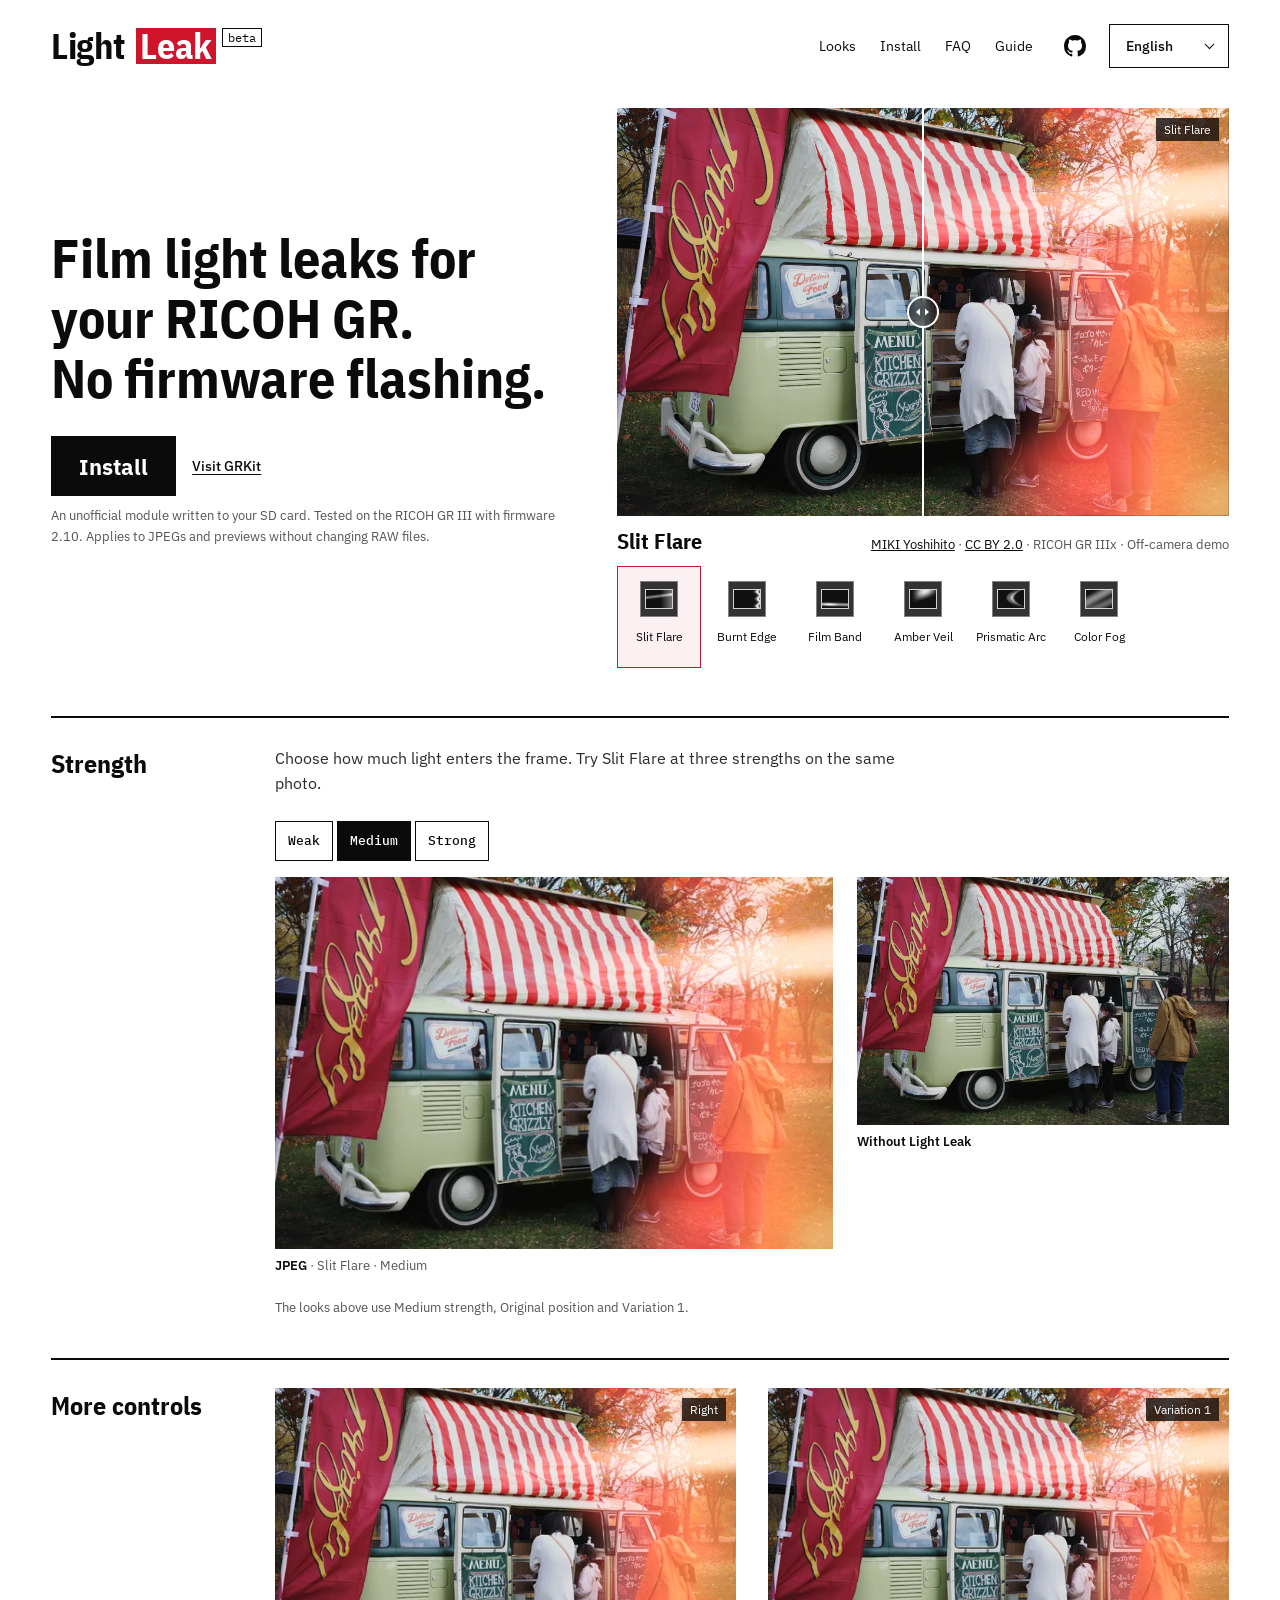
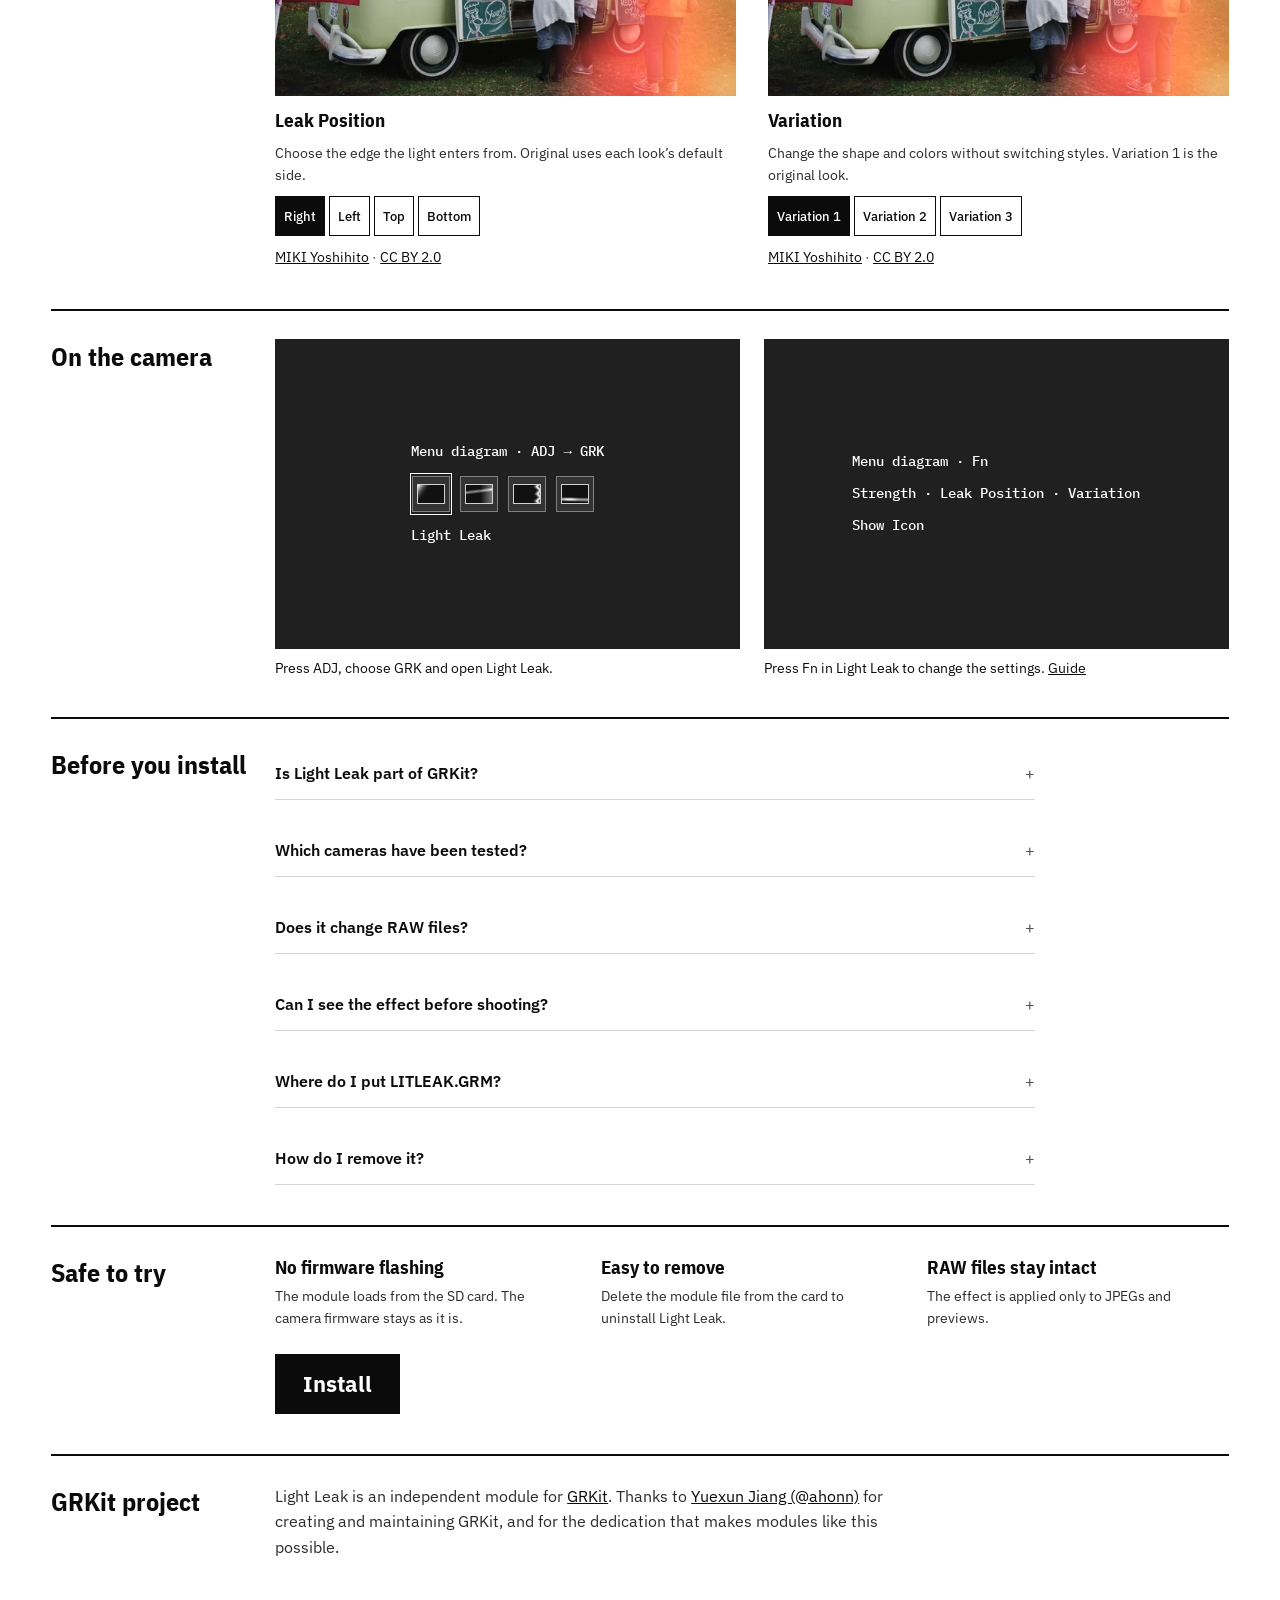
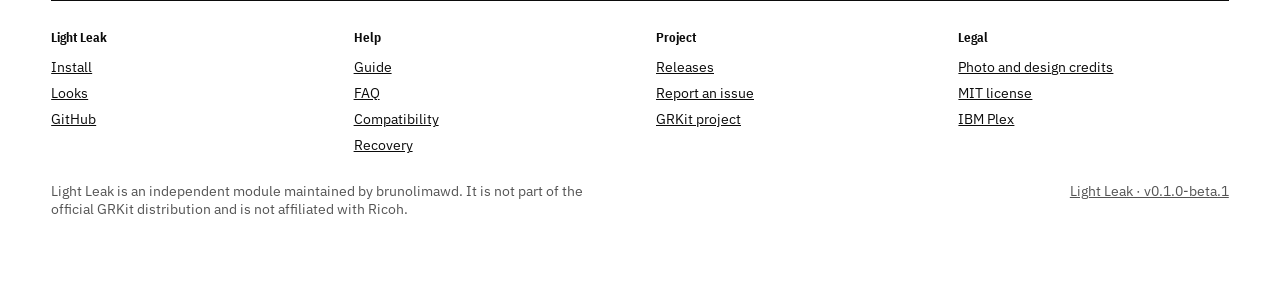
<file: index.html>
<!doctype html>
<html lang="en">
<head>
  <meta charset="utf-8">
  <!-- Google Tag Manager -->
  <script>(function(w,d,s,l,i){w[l]=w[l]||[];w[l].push({'gtm.start':
  new Date().getTime(),event:'gtm.js'});var f=d.getElementsByTagName(s)[0],
  j=d.createElement(s),dl=l!='dataLayer'?'&l='+l:'';j.async=true;j.src=
  'https://www.googletagmanager.com/gtm.js?id='+i+dl;f.parentNode.insertBefore(j,f);
  })(window,document,'script','dataLayer','GTM-52MK6S86');</script>
  <!-- End Google Tag Manager -->
  <meta name="viewport" content="width=device-width, initial-scale=1">
  <meta name="google-site-verification" content="WY7yHssscdXgSWYU2ULRGTT_V7PKsHe5BuMh1zgmBQY" />
  <title>Light Leak for GRKit — film light leaks on RICOH GR III</title>
  <meta name="description" content="Light Leak is an unofficial GRKit module that adds six film-inspired light leaks to in-camera JPEGs. See examples, compatibility and installation instructions.">
  <link rel="canonical" href="https://brunolimawd.github.io/grkit-light-leak/">
  <link rel="alternate" hreflang="en" href="https://brunolimawd.github.io/grkit-light-leak/">
  <link rel="alternate" hreflang="pt-BR" href="https://brunolimawd.github.io/grkit-light-leak/pt-br/">
  <link rel="alternate" hreflang="zh-Hans" href="https://brunolimawd.github.io/grkit-light-leak/zh-hans/">
  <link rel="alternate" hreflang="x-default" href="https://brunolimawd.github.io/grkit-light-leak/">
  <meta property="og:type" content="website">
  <meta property="og:site_name" content="Light Leak for GRKit">
  <meta property="og:title" content="Light Leak for GRKit — film light leaks on RICOH GR III">
  <meta property="og:description" content="An independent GRKit module that lets a little light into your JPEGs. See six looks and learn how to install it.">
  <meta property="og:url" content="https://brunolimawd.github.io/grkit-light-leak/">
  <meta property="og:locale" content="en_US">
  <meta property="og:locale:alternate" content="pt_BR">
  <meta property="og:locale:alternate" content="zh_CN">
  <meta property="og:image" content="https://brunolimawd.github.io/grkit-light-leak/assets/share.jpg">
  <meta property="og:image:width" content="1200">
  <meta property="og:image:height" content="630">
  <meta property="og:image:alt" content="A food truck with a striped awning and customers outside — Slit Flare">
  <meta name="twitter:card" content="summary_large_image">
  <link rel="icon" type="image/svg+xml" href="assets/mark.svg">
  <link rel="stylesheet" href="assets/site.css">
  <script type="application/ld+json">
    {"@context":"https://schema.org","@type":"WebSite","name":"Light Leak for GRKit","url":"https://brunolimawd.github.io/grkit-light-leak/","inLanguage":["en","pt-BR","zh-Hans"]}
  </script>
  <script defer src="./assets/site.js"></script>
</head>
<body class="page">
  <!-- Google Tag Manager (noscript) -->
  <noscript><iframe src="https://www.googletagmanager.com/ns.html?id=GTM-52MK6S86"
  height="0" width="0" style="display:none;visibility:hidden" title="Google Tag Manager"></iframe></noscript>
  <!-- End Google Tag Manager (noscript) -->
  <a class="skip" href="#main">Skip to content</a>
  <header class="masthead">
    <div class="masthead-top">
      <div class="masthead-title">
        <a class="masthead-name" href="./">Light <span class="kit">Leak</span></a>
        <a class="masthead-version" href="https://github.com/brunolimawd/grkit-light-leak/releases">beta</a>
      </div>
      <div class="languages">
        <nav class="masthead-nav" aria-label="Main navigation">
          <a href="./#looks">Looks</a>
          <a href="./install/">Install</a>
          <a href="./#faq">FAQ</a>
          <a href="./guide/">Guide</a>
        </nav>
        <a class="github" href="https://github.com/brunolimawd/grkit-light-leak" aria-label="GitHub">
          <img src="./assets/github.svg" width="22" height="22" alt="">
        </a>
        <nav class="language-fallback" aria-label="Language">
          <a href="./pt-br/" lang="pt-BR" hreflang="pt-BR">Português</a>
          <a href="./zh-hans/" lang="zh-Hans" hreflang="zh-Hans">简体中文</a>
        </nav>
        <span class="language-select" hidden>
          <select class="button" aria-label="Language" data-language>
            <option value="./" lang="en" selected>English</option>
            <option value="./pt-br/" lang="pt-BR">Português</option>
            <option value="./zh-hans/" lang="zh-Hans">简体中文</option>
          </select>
        </span>
      </div>
    </div>
  </header>

  <main id="main" tabindex="-1">
    <section class="landing-hero" id="looks" aria-labelledby="hero-title">
      <div class="landing-copy">
        <h1 class="lead" id="hero-title"><span class="lead-line">Film light leaks for your RICOH GR.</span> <span class="lead-line">No firmware flashing.</span></h1>
        <div class="landing-action">
          <div class="landing-action-links">
            <a class="download landing-install" href="install/">Install</a>
            <a class="landing-upstream" href="https://grkit.app/">Visit GRKit</a>
          </div>
          <p class="note">An unofficial module written to your SD card. Tested on the RICOH GR III with firmware 2.10. Applies to JPEGs and previews without changing RAW files.</p>
        </div>
      </div>
      <div class="landing-looks" data-preview data-alt="A food truck with a striped awning and customers outside">
        <div class="frame">
          <div class="image-comparison">
            <img src="./assets/sample-original.webp" srcset="./assets/sample-original-small.webp 600w, ./assets/sample-original.webp 1200w" sizes="(max-width: 860px) 92vw, (max-width: 1280px) 48vw, 607px" width="1200" height="800" fetchpriority="high" alt="A food truck with a striped awning and customers outside — Without Light Leak">
            <div class="comparison-effect">
              <img src="./assets/slit-flare-large.webp" srcset="./assets/slit-flare.webp 600w, ./assets/slit-flare-large.webp 1200w" sizes="(max-width: 860px) 92vw, (max-width: 1280px) 48vw, 607px" width="1200" height="800" data-preview-image alt="A food truck with a striped awning and customers outside — Slit Flare">
            </div>
            <input class="comparison-control" type="range" min="0" max="100" value="50" aria-label="Before and after: slide to reveal the Light Leak effect" hidden>
            <span class="comparison-handle" aria-hidden="true">
              <span class="comparison-knob" hidden><svg width="19" height="12" viewBox="0 0 19 12" fill="currentColor"><path d="M7 2.5 3 6l4 3.5zm5 0L16 6l-4 3.5z"/></svg></span>
            </span>
          </div>
          <span class="tag" data-preview-label lang="en">Slit Flare</span>
        </div>
        <div class="landing-looks-meta">
          <p class="landing-look-name" data-preview-label aria-live="polite" lang="en">Slit Flare</p>
          <p class="note"><a href="https://www.flickr.com/photos/mujitra/53311001084/">MIKI Yoshihito</a> · <a href="https://creativecommons.org/licenses/by/2.0/">CC BY 2.0</a> · RICOH GR IIIx · Off-camera demo</p>
        </div>
        <div class="landing-strip" role="group" aria-label="Looks" data-preview-options hidden>
          <button type="button" class="landing-film" aria-pressed="true" data-name="Slit Flare" data-image="./assets/slit-flare-large.webp" data-srcset="./assets/slit-flare.webp 600w, ./assets/slit-flare-large.webp 1200w"><span class="landing-icon"><img src="./assets/2-slit.png" width="40" height="40" alt=""></span><span lang="en">Slit Flare</span></button>
          <button type="button" class="landing-film" aria-pressed="false" data-name="Burnt Edge" data-image="./assets/burnt-edge-large.webp" data-srcset="./assets/burnt-edge.webp 600w, ./assets/burnt-edge-large.webp 1200w"><span class="landing-icon"><img src="./assets/3-burnt.png" width="40" height="40" alt=""></span><span lang="en">Burnt Edge</span></button>
          <button type="button" class="landing-film" aria-pressed="false" data-name="Film Band" data-image="./assets/film-band-large.webp" data-srcset="./assets/film-band.webp 600w, ./assets/film-band-large.webp 1200w"><span class="landing-icon"><img src="./assets/4-band.png" width="40" height="40" alt=""></span><span lang="en">Film Band</span></button>
          <button type="button" class="landing-film" aria-pressed="false" data-name="Amber Veil" data-image="./assets/amber-veil-large.webp" data-srcset="./assets/amber-veil.webp 600w, ./assets/amber-veil-large.webp 1200w"><span class="landing-icon"><img src="./assets/5-veil.png" width="40" height="40" alt=""></span><span lang="en">Amber Veil</span></button>
          <button type="button" class="landing-film" aria-pressed="false" data-name="Prismatic Arc" data-image="./assets/prismatic-arc-large.webp" data-srcset="./assets/prismatic-arc.webp 600w, ./assets/prismatic-arc-large.webp 1200w"><span class="landing-icon"><img src="./assets/6-prism.png" width="40" height="40" alt=""></span><span lang="en">Prismatic Arc</span></button>
          <button type="button" class="landing-film" aria-pressed="false" data-name="Color Fog" data-image="./assets/color-fog-large.webp" data-srcset="./assets/color-fog.webp 600w, ./assets/color-fog-large.webp 1200w"><span class="landing-icon"><img src="./assets/7-fog.png" width="40" height="40" alt=""></span><span lang="en">Color Fog</span></button>
        </div>
        <noscript><p class="note"><a href="guide/#styles">Read about all six styles in the guide</a></p></noscript>
      </div>
    </section>

    <section class="section" id="strength" aria-labelledby="strength-title">
      <h2 id="strength-title">Strength</h2>
      <div class="section-body">
        <p class="landing-text">Choose how much light enters the frame. Try Slit Flare at three strengths on the same photo.</p>
        <div class="landing-framing" data-preview data-alt="A food truck with a striped awning and customers outside — Slit Flare">
          <div class="landing-choices" role="group" aria-label="Strength" data-preview-options hidden>
            <button type="button" class="button small landing-ratio" aria-pressed="false" data-image="./assets/slit-weak.webp" data-name="Weak">Weak</button>
            <button type="button" class="button small landing-ratio" aria-pressed="true" data-image="./assets/slit-flare.webp" data-name="Medium">Medium</button>
            <button type="button" class="button small landing-ratio" aria-pressed="false" data-image="./assets/slit-strong.webp" data-name="Strong">Strong</button>
          </div>
          <div class="landing-framing-views">
            <figure>
              <div class="frame"><img src="./assets/slit-flare.webp" width="600" height="400" data-preview-image loading="lazy" decoding="async" alt="A food truck with a striped awning and customers outside — Slit Flare, Medium"></div>
              <figcaption><b>JPEG</b> · Slit Flare · <span data-preview-label aria-live="polite">Medium</span></figcaption>
            </figure>
            <figure>
              <div class="frame"><img src="./assets/sample-original-small.webp" width="600" height="400" loading="lazy" decoding="async" alt="A food truck with a striped awning and customers outside — Without Light Leak"></div>
              <figcaption><b>Without Light Leak</b></figcaption>
            </figure>
          </div>
        </div>
        <p class="note">The looks above use Medium strength, Original position and Variation 1.</p>
      </div>
    </section>

    <section class="section" aria-labelledby="details-title">
      <h2 id="details-title">More controls</h2>
      <div class="section-body">
        <div class="landing-details">
          <figure class="landing-detail" data-preview data-alt="A food truck with a striped awning and customers outside — Slit Flare">
            <div class="frame"><img src="./assets/slit-flare.webp" width="600" height="400" data-preview-image loading="lazy" decoding="async" alt="A food truck with a striped awning and customers outside — Slit Flare, Right"><span class="tag" data-preview-label>Right</span></div>
            <figcaption>
              <h3>Leak Position</h3>
              <p>Choose the edge the light enters from. Original uses each look’s default side.</p>
              <div class="landing-choices" role="group" aria-label="Leak Position" data-preview-options hidden>
                <button type="button" class="button small" aria-pressed="true" data-image="./assets/slit-flare.webp" data-name="Right">Right</button>
            <button type="button" class="button small" aria-pressed="false" data-image="./assets/slit-left.webp" data-name="Left">Left</button>
            <button type="button" class="button small" aria-pressed="false" data-image="./assets/slit-top.webp" data-name="Top">Top</button>
            <button type="button" class="button small" aria-pressed="false" data-image="./assets/slit-bottom.webp" data-name="Bottom">Bottom</button>
              </div>
              <p class="note"><a href="https://www.flickr.com/photos/mujitra/53311001084/">MIKI Yoshihito</a> · <a href="https://creativecommons.org/licenses/by/2.0/">CC BY 2.0</a></p>
            </figcaption>
          </figure>
          <figure class="landing-detail" data-preview data-alt="A food truck with a striped awning and customers outside — Slit Flare">
            <div class="frame"><img src="./assets/slit-flare.webp" width="600" height="400" data-preview-image loading="lazy" decoding="async" alt="A food truck with a striped awning and customers outside — Slit Flare, Variation 1"><span class="tag" data-preview-label>Variation 1</span></div>
            <figcaption>
              <h3>Variation</h3>
              <p>Change the shape and colors without switching styles. Variation 1 is the original look.</p>
              <div class="landing-choices" role="group" aria-label="Variation" data-preview-options hidden>
                <button type="button" class="button small" aria-pressed="true" data-image="./assets/slit-flare.webp" data-name="Variation 1">Variation 1</button>
            <button type="button" class="button small" aria-pressed="false" data-image="./assets/slit-variation-2.webp" data-name="Variation 2">Variation 2</button>
            <button type="button" class="button small" aria-pressed="false" data-image="./assets/slit-variation-3.webp" data-name="Variation 3">Variation 3</button>
              </div>
              <p class="note"><a href="https://www.flickr.com/photos/mujitra/53311001084/">MIKI Yoshihito</a> · <a href="https://creativecommons.org/licenses/by/2.0/">CC BY 2.0</a></p>
            </figcaption>
          </figure>
        </div>
      </div>
    </section>

    <section class="section" aria-labelledby="camera-title">
      <h2 id="camera-title">On the camera</h2>
      <div class="section-body">
        <div class="landing-screens">
          <figure>
            <div class="camera-diagram" aria-hidden="true">
              <p>Menu diagram · ADJ → GRK</p>
              <div class="camera-diagram-tiles">
                <img src="./assets/0-module.png" width="40" height="40" alt="" loading="lazy">
                <img src="./assets/2-slit.png" width="40" height="40" alt="" loading="lazy">
                <img src="./assets/3-burnt.png" width="40" height="40" alt="" loading="lazy">
                <img src="./assets/4-band.png" width="40" height="40" alt="" loading="lazy">
              </div>
              <p>Light Leak</p>
            </div>
            <figcaption>Press ADJ, choose GRK and open Light Leak.</figcaption>
          </figure>
          <figure>
            <div class="camera-diagram" aria-hidden="true">
              <p>Menu diagram · Fn</p>
              <p>Strength · Leak Position · Variation</p>
              <p>Show Icon</p>
            </div>
            <figcaption>Press Fn in Light Leak to change the settings. <a href="guide/">Guide</a></figcaption>
          </figure>
        </div>
      </div>
    </section>

    <section class="section" id="faq" aria-labelledby="faq-title">
      <h2 id="faq-title">Before you install</h2>
      <div class="section-body faq">
        <details><summary>Is Light Leak part of GRKit?</summary><p>No. It is a separate, unofficial module. A compatible GRKit runtime must already be installed.</p></details>
        <details><summary>Which cameras have been tested?</summary><p>The module was tested on the RICOH GR III with firmware 2.10. The GR IIIx used for the sample photo and other models have not been tested with the module.</p></details>
        <details><summary>Does it change RAW files?</summary><p>No. Light Leak is written to the JPEG and its previews, not to the RAW sensor data.</p></details>
        <details><summary>Can I see the effect before shooting?</summary><p>No. The viewfinder icon indicates the active style, but the effect itself appears only in the recorded JPEG and its previews.</p></details>
        <details><summary>Where do I put LITLEAK.GRM?</summary><p>Copy it to <code>GRKIT/MODULES/LITLEAK.GRM</code> from the root of the SD card.</p></details>
        <details><summary>How do I remove it?</summary><p>Turn your camera off and remove <code>GRKIT/MODULES/LITLEAK.GRM</code> from the card. You do not need to flash the firmware.</p></details>
      </div>
    </section>

    <section class="section" aria-labelledby="safe-title">
      <h2 id="safe-title">Safe to try</h2>
      <div class="section-body">
        <ul class="landing-facts">
          <li><h3>No firmware flashing</h3><p>The module loads from the SD card. The camera firmware stays as it is.</p></li>
          <li><h3>Easy to remove</h3><p>Delete the module file from the card to uninstall Light Leak.</p></li>
          <li><h3>RAW files stay intact</h3><p>The effect is applied only to JPEGs and previews.</p></li>
        </ul>
        <a class="download landing-install landing-safe-install" href="install/">Install</a>
      </div>
    </section>

    <section class="section" id="original-project" aria-labelledby="original-project-title">
      <h2 id="original-project-title">GRKit project</h2>
      <div class="section-body">
        <p class="landing-text">Light Leak is an independent module for <a href="https://grkit.app/">GRKit</a>. Thanks to <a href="https://github.com/ahonn">Yuexun Jiang (@ahonn)</a> for creating and maintaining GRKit, and for the dedication that makes modules like this possible.</p>
      </div>
    </section>
  </main>

  <footer class="footer">
    <div class="footer-links">
      <div class="footer-group">
        <p class="footer-heading">Light Leak</p>
        <ul>
          <li><a href="./install/">Install</a></li>
          <li><a href="./#looks">Looks</a></li>
          <li><a href="https://github.com/brunolimawd/grkit-light-leak">GitHub</a></li>
        </ul>
      </div>
      <div class="footer-group">
        <p class="footer-heading">Help</p>
        <ul>
          <li><a href="./guide/">Guide</a></li>
          <li><a href="./#faq">FAQ</a></li>
          <li><a href="./install/#compatibility">Compatibility</a></li>
          <li><a href="https://grkit.app/docs/recovery/">Recovery</a></li>
        </ul>
      </div>
      <div class="footer-group">
        <p class="footer-heading">Project</p>
        <ul>
          <li><a href="https://github.com/brunolimawd/grkit-light-leak/releases">Releases</a></li>
          <li><a href="https://github.com/brunolimawd/grkit-light-leak/issues">Report an issue</a></li>
          <li><a href="https://grkit.app/">GRKit project</a></li>
        </ul>
      </div>
      <div class="footer-group">
        <p class="footer-heading">Legal</p>
        <ul>
          <li><a href="https://github.com/brunolimawd/grkit-light-leak/tree/gh-pages#sample-photo-and-credits">Photo and design credits</a></li>
          <li><a href="https://github.com/brunolimawd/grkit-light-leak/blob/gh-pages/LICENSE">MIT license</a></li>
          <li><a href="./assets/IBM-Plex-OFL.txt">IBM Plex</a></li>
        </ul>
      </div>
    </div>
    <div class="footer-meta">
      <p>Light Leak is an independent module maintained by brunolimawd. It is not part of the official GRKit distribution and is not affiliated with Ricoh.</p>
      <a href="https://github.com/brunolimawd/grkit-light-leak/releases">Light Leak · v0.1.0-beta.1</a>
    </div>
  </footer>
</body>
</html>
</file>
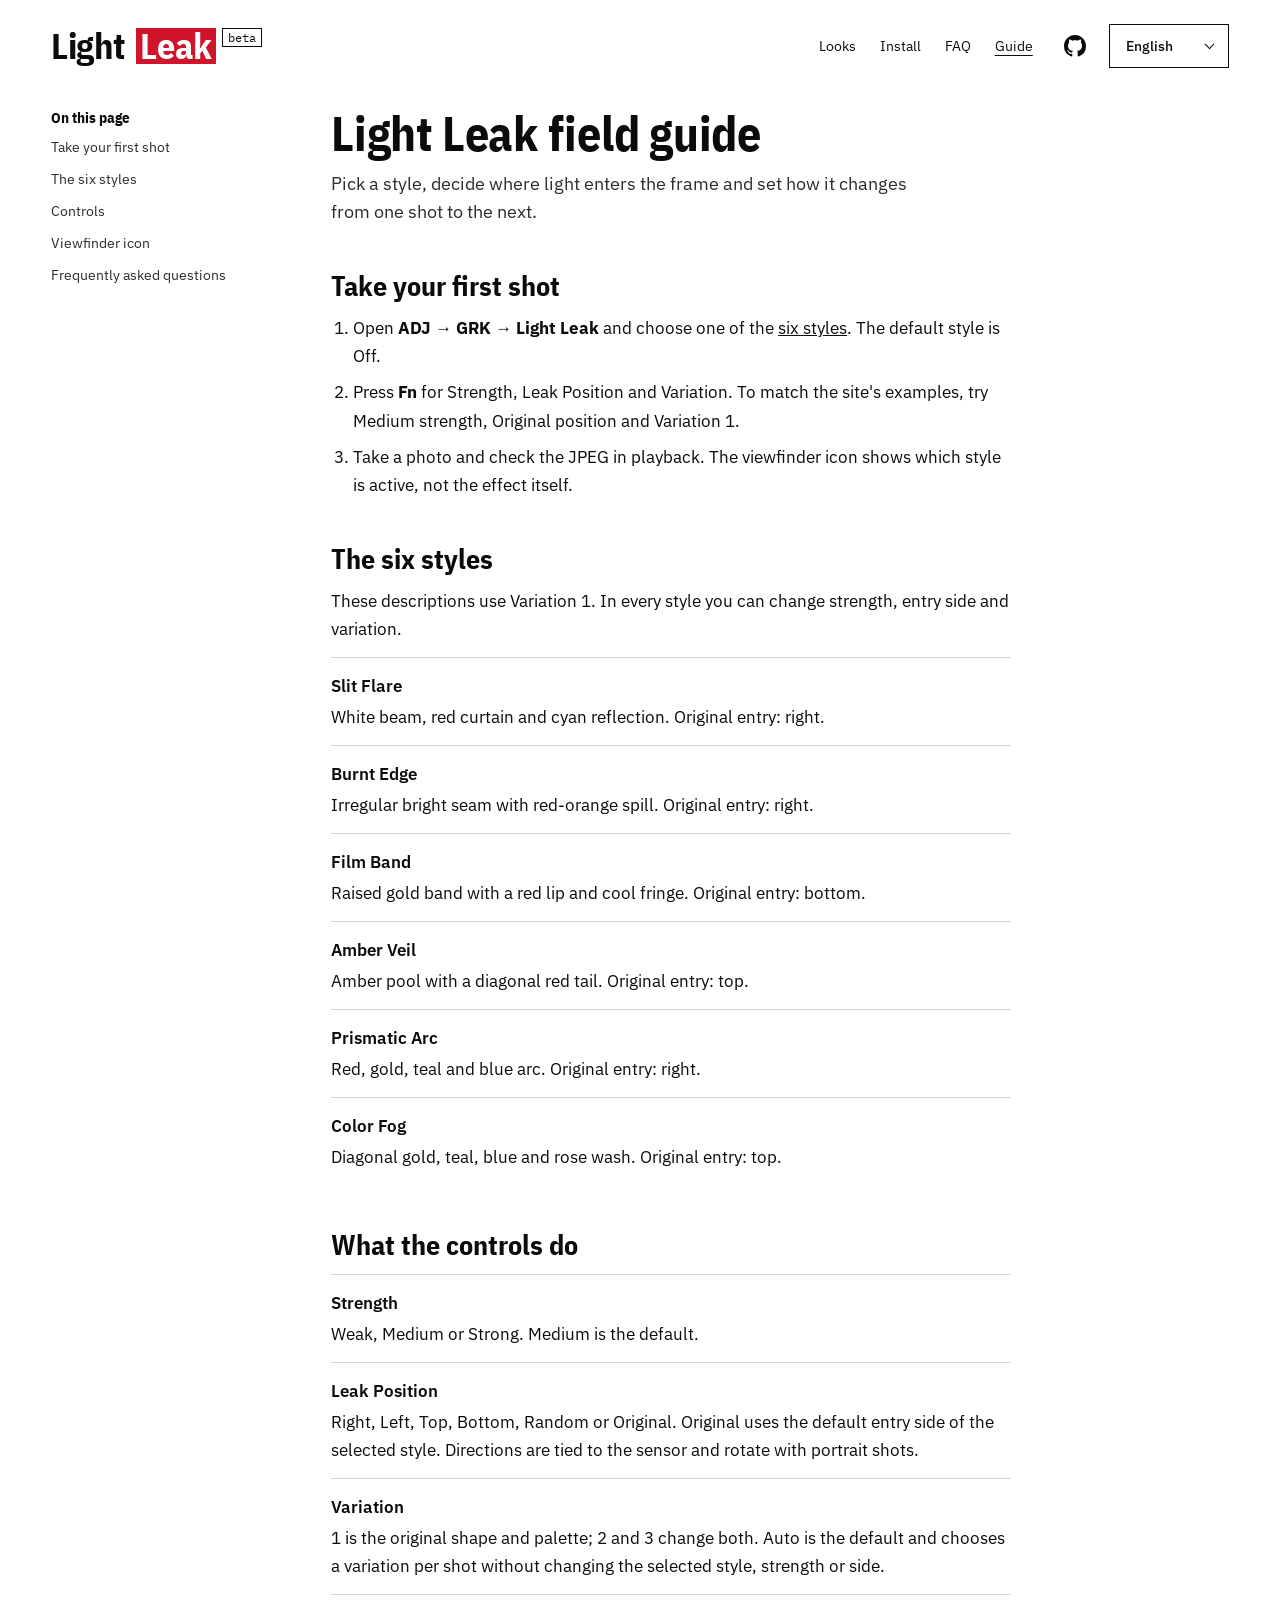
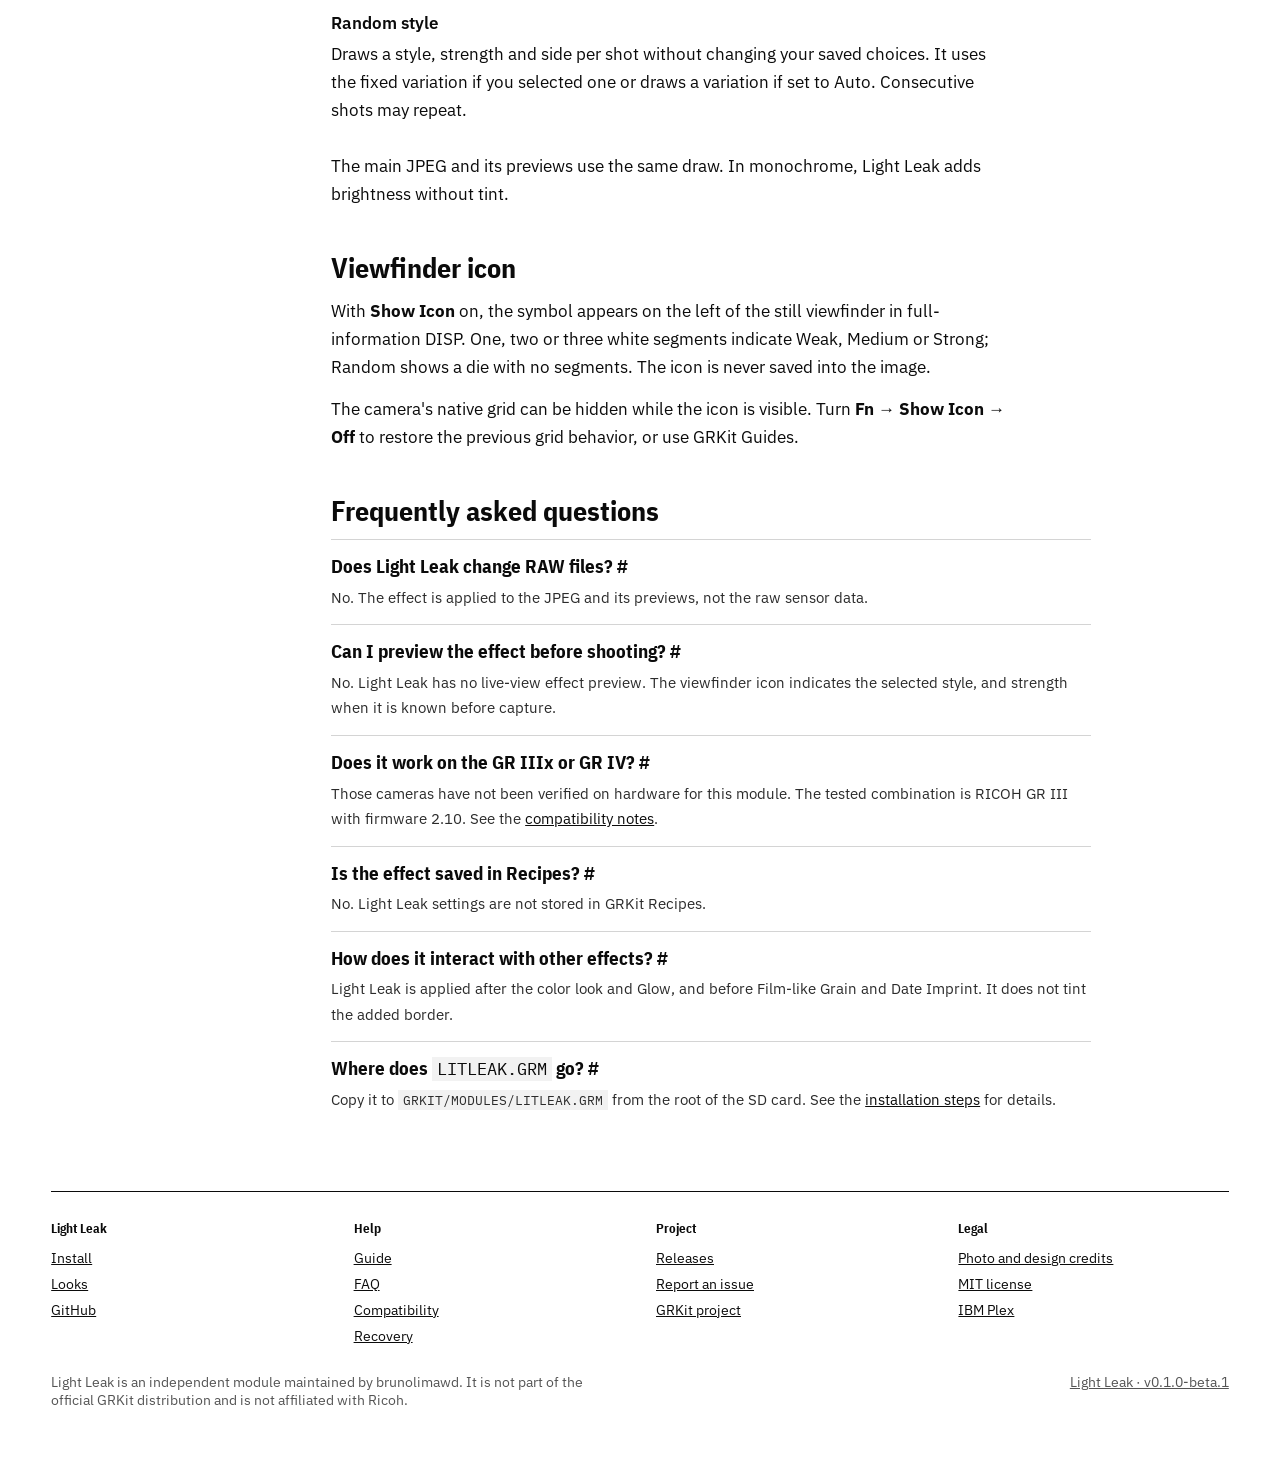
<file: guide/index.html>
<!doctype html>
<html lang="en">
<head>
  <meta charset="utf-8">
  <!-- Google Tag Manager -->
  <script>(function(w,d,s,l,i){w[l]=w[l]||[];w[l].push({'gtm.start':
  new Date().getTime(),event:'gtm.js'});var f=d.getElementsByTagName(s)[0],
  j=d.createElement(s),dl=l!='dataLayer'?'&l='+l:'';j.async=true;j.src=
  'https://www.googletagmanager.com/gtm.js?id='+i+dl;f.parentNode.insertBefore(j,f);
  })(window,document,'script','dataLayer','GTM-52MK6S86');</script>
  <!-- End Google Tag Manager -->
  <meta name="viewport" content="width=device-width, initial-scale=1">
  <title>Light Leak field guide — styles, variations and FAQ</title>
  <meta name="description" content="Use Light Leak from the GRKit menu on your RICOH GR III. Learn what the controls do and get answers about RAW, live view, Recipes and compatibility.">
  <link rel="canonical" href="https://brunolimawd.github.io/grkit-light-leak/guide/">
  <link rel="alternate" hreflang="en" href="https://brunolimawd.github.io/grkit-light-leak/guide/">
  <link rel="alternate" hreflang="pt-BR" href="https://brunolimawd.github.io/grkit-light-leak/pt-br/guide/">
  <link rel="alternate" hreflang="zh-Hans" href="https://brunolimawd.github.io/grkit-light-leak/zh-hans/guide/">
  <link rel="alternate" hreflang="x-default" href="https://brunolimawd.github.io/grkit-light-leak/guide/">
  <meta property="og:type" content="website">
  <meta property="og:site_name" content="Light Leak for GRKit">
  <meta property="og:title" content="Light Leak field guide — styles, variations and FAQ">
  <meta property="og:description" content="Pick a style, set the strength and direction, and see what Light Leak changes in the camera.">
  <meta property="og:url" content="https://brunolimawd.github.io/grkit-light-leak/guide/">
  <meta property="og:locale" content="en_US">
  <meta property="og:locale:alternate" content="pt_BR">
  <meta property="og:locale:alternate" content="zh_CN">
  <meta property="og:image" content="https://brunolimawd.github.io/grkit-light-leak/assets/share.jpg">
  <meta property="og:image:width" content="1200">
  <meta property="og:image:height" content="630">
  <meta property="og:image:alt" content="A food truck with a striped awning and customers outside — Slit Flare">
  <meta name="twitter:card" content="summary_large_image">
  <link rel="icon" type="image/svg+xml" href="../assets/mark.svg">
  <link rel="stylesheet" href="../assets/site.css">
  <script defer src="../assets/site.js"></script>
</head>
<body class="page">
  <!-- Google Tag Manager (noscript) -->
  <noscript><iframe src="https://www.googletagmanager.com/ns.html?id=GTM-52MK6S86"
  height="0" width="0" style="display:none;visibility:hidden" title="Google Tag Manager"></iframe></noscript>
  <!-- End Google Tag Manager (noscript) -->
  <a class="skip" href="#main">Skip to content</a>
  <header class="masthead">
    <div class="masthead-top">
      <div class="masthead-title">
        <a class="masthead-name" href="../">Light <span class="kit">Leak</span></a>
        <a class="masthead-version" href="https://github.com/brunolimawd/grkit-light-leak/releases">beta</a>
      </div>
      <div class="languages">
        <nav class="masthead-nav" aria-label="Main navigation">
          <a href="../#looks">Looks</a>
          <a href="../install/">Install</a>
          <a href="../#faq">FAQ</a>
          <a href="../guide/" aria-current="page">Guide</a>
        </nav>
        <a class="github" href="https://github.com/brunolimawd/grkit-light-leak" aria-label="GitHub">
          <img src="../assets/github.svg" width="22" height="22" alt="">
        </a>
        <nav class="language-fallback" aria-label="Language">
          <a href="../pt-br/guide/" lang="pt-BR" hreflang="pt-BR">Português</a>
          <a href="../zh-hans/guide/" lang="zh-Hans" hreflang="zh-Hans">简体中文</a>
        </nav>
        <span class="language-select" hidden>
          <select class="button" aria-label="Language" data-language>
            <option value="../guide/" lang="en" selected>English</option>
            <option value="../pt-br/guide/" lang="pt-BR">Português</option>
            <option value="../zh-hans/guide/" lang="zh-Hans">简体中文</option>
          </select>
        </span>
      </div>
    </div>
  </header>

  <main id="main" tabindex="-1">
    <div class="docs-layout">
      <nav class="docs-side" aria-label="On this page">
        <h2>On this page</h2>
        <ul>
          <li><a href="#first-shot">Take your first shot</a></li>
          <li><a href="#styles">The six styles</a></li>
          <li><a href="#controls">Controls</a></li>
          <li><a href="#viewfinder">Viewfinder icon</a></li>
          <li><a href="#faq">Frequently asked questions</a></li>
        </ul>
      </nav>
      <article class="doc" aria-label="Using the module">
        <h1>Light Leak field guide</h1>
        <p class="docs-lead">Pick a style, decide where light enters the frame and set how it changes from one shot to the next.</p>

        <section id="first-shot" aria-labelledby="first-shot-title">
          <h2 id="first-shot-title">Take your first shot</h2>
          <ol>
            <li>Open <strong>ADJ → GRK → Light Leak</strong> and choose one of the <a href="../#looks">six styles</a>. The default style is Off.</li>
            <li>Press <strong>Fn</strong> for Strength, Leak Position and Variation. To match the site's examples, try Medium strength, Original position and Variation 1.</li>
            <li>Take a photo and check the JPEG in playback. The viewfinder icon shows which style is active, not the effect itself.</li>
          </ol>
        </section>

        <section id="styles" aria-labelledby="styles-title">
          <h2 id="styles-title">The six styles</h2>
          <p>These descriptions use Variation 1. In every style you can change strength, entry side and variation.</p>
          <dl class="settings">
            <div><dt>Slit Flare</dt><dd>White beam, red curtain and cyan reflection. Original entry: right.</dd></div>
            <div><dt>Burnt Edge</dt><dd>Irregular bright seam with red-orange spill. Original entry: right.</dd></div>
            <div><dt>Film Band</dt><dd>Raised gold band with a red lip and cool fringe. Original entry: bottom.</dd></div>
            <div><dt>Amber Veil</dt><dd>Amber pool with a diagonal red tail. Original entry: top.</dd></div>
            <div><dt>Prismatic Arc</dt><dd>Red, gold, teal and blue arc. Original entry: right.</dd></div>
            <div><dt>Color Fog</dt><dd>Diagonal gold, teal, blue and rose wash. Original entry: top.</dd></div>
          </dl>
        </section>

        <section id="controls" aria-labelledby="controls-title">
          <h2 id="controls-title">What the controls do</h2>
          <dl class="settings">
            <div><dt>Strength</dt><dd>Weak, Medium or Strong. Medium is the default.</dd></div>
            <div><dt>Leak Position</dt><dd>Right, Left, Top, Bottom, Random or Original. Original uses the default entry side of the selected style. Directions are tied to the sensor and rotate with portrait shots.</dd></div>
            <div><dt>Variation</dt><dd>1 is the original shape and palette; 2 and 3 change both. Auto is the default and chooses a variation per shot without changing the selected style, strength or side.</dd></div>
            <div><dt>Random style</dt><dd>Draws a style, strength and side per shot without changing your saved choices. It uses the fixed variation if you selected one or draws a variation if set to Auto. Consecutive shots may repeat.</dd></div>
          </dl>
          <p>The main JPEG and its previews use the same draw. In monochrome, Light Leak adds brightness without tint.</p>
        </section>

        <section id="viewfinder" aria-labelledby="viewfinder-title">
          <h2 id="viewfinder-title">Viewfinder icon</h2>
          <p>With <strong>Show Icon</strong> on, the symbol appears on the left of the still viewfinder in full-information DISP. One, two or three white segments indicate Weak, Medium or Strong; Random shows a die with no segments. The icon is never saved into the image.</p>
          <p>The camera's native grid can be hidden while the icon is visible. Turn <strong>Fn → Show Icon → Off</strong> to restore the previous grid behavior, or use GRKit Guides.</p>
        </section>

        <section id="faq" aria-labelledby="faq-title">
          <h2 id="faq-title">Frequently asked questions</h2>
          <div class="faq">
            <div id="raw"><h3><a href="#raw">Does Light Leak change RAW files? <span class="arrow" aria-hidden="true">#</span></a></h3><p>No. The effect is applied to the JPEG and its previews, not the raw sensor data.</p></div>
            <div id="live-view"><h3><a href="#live-view">Can I preview the effect before shooting? <span class="arrow" aria-hidden="true">#</span></a></h3><p>No. Light Leak has no live-view effect preview. The viewfinder icon indicates the selected style, and strength when it is known before capture.</p></div>
            <div id="gr-iiix-gr-iv"><h3><a href="#gr-iiix-gr-iv">Does it work on the GR IIIx or GR IV? <span class="arrow" aria-hidden="true">#</span></a></h3><p>Those cameras have not been verified on hardware for this module. The tested combination is RICOH GR III with firmware 2.10. See the <a href="../install/#compatibility">compatibility notes</a>.</p></div>
            <div id="recipes"><h3><a href="#recipes">Is the effect saved in Recipes? <span class="arrow" aria-hidden="true">#</span></a></h3><p>No. Light Leak settings are not stored in GRKit Recipes.</p></div>
            <div id="timing"><h3><a href="#timing">How does it interact with other effects? <span class="arrow" aria-hidden="true">#</span></a></h3><p>Light Leak is applied after the color look and Glow, and before Film-like Grain and Date Imprint. It does not tint the added border.</p></div>
            <div id="file-path"><h3><a href="#file-path">Where does <code>LITLEAK.GRM</code> go? <span class="arrow" aria-hidden="true">#</span></a></h3><p>Copy it to <code>GRKIT/MODULES/LITLEAK.GRM</code> from the root of the SD card. See the <a href="../install/#install">installation steps</a> for details.</p></div>
          </div>
        </section>
      </article>
    </div>
  </main>

  <footer class="footer">
    <div class="footer-links">
      <div class="footer-group">
        <p class="footer-heading">Light Leak</p>
        <ul>
          <li><a href="../install/">Install</a></li>
          <li><a href="../#looks">Looks</a></li>
          <li><a href="https://github.com/brunolimawd/grkit-light-leak">GitHub</a></li>
        </ul>
      </div>
      <div class="footer-group">
        <p class="footer-heading">Help</p>
        <ul>
          <li><a href="../guide/">Guide</a></li>
          <li><a href="../#faq">FAQ</a></li>
          <li><a href="../install/#compatibility">Compatibility</a></li>
          <li><a href="https://grkit.app/docs/recovery/">Recovery</a></li>
        </ul>
      </div>
      <div class="footer-group">
        <p class="footer-heading">Project</p>
        <ul>
          <li><a href="https://github.com/brunolimawd/grkit-light-leak/releases">Releases</a></li>
          <li><a href="https://github.com/brunolimawd/grkit-light-leak/issues">Report an issue</a></li>
          <li><a href="https://grkit.app/">GRKit project</a></li>
        </ul>
      </div>
      <div class="footer-group">
        <p class="footer-heading">Legal</p>
        <ul>
          <li><a href="https://github.com/brunolimawd/grkit-light-leak/tree/gh-pages#sample-photo-and-credits">Photo and design credits</a></li>
          <li><a href="https://github.com/brunolimawd/grkit-light-leak/blob/gh-pages/LICENSE">MIT license</a></li>
          <li><a href="../assets/IBM-Plex-OFL.txt">IBM Plex</a></li>
        </ul>
      </div>
    </div>
    <div class="footer-meta">
      <p>Light Leak is an independent module maintained by brunolimawd. It is not part of the official GRKit distribution and is not affiliated with Ricoh.</p>
      <a href="https://github.com/brunolimawd/grkit-light-leak/releases">Light Leak · v0.1.0-beta.1</a>
    </div>
  </footer>
</body>
</html>
</file>
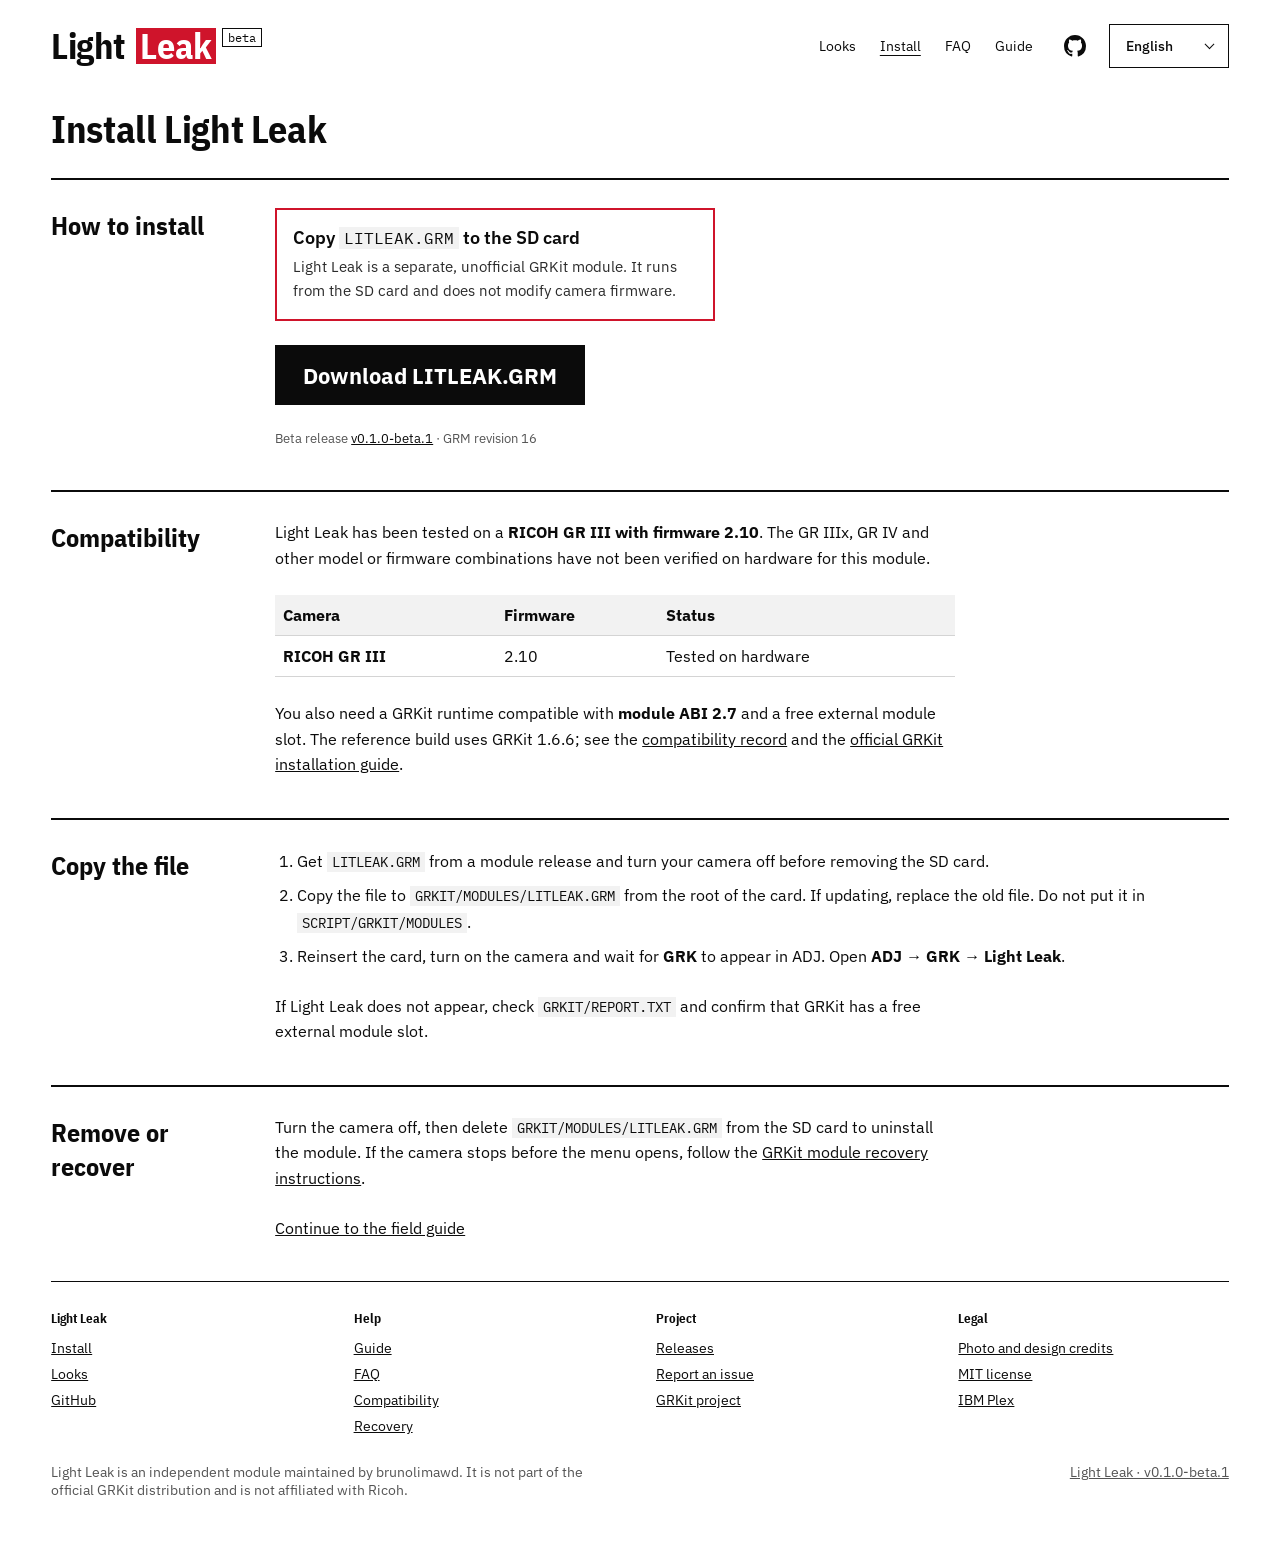
<file: install/index.html>
<!doctype html>
<html lang="en">
<head>
  <meta charset="utf-8">
  <!-- Google Tag Manager -->
  <script>(function(w,d,s,l,i){w[l]=w[l]||[];w[l].push({'gtm.start':
  new Date().getTime(),event:'gtm.js'});var f=d.getElementsByTagName(s)[0],
  j=d.createElement(s),dl=l!='dataLayer'?'&l='+l:'';j.async=true;j.src=
  'https://www.googletagmanager.com/gtm.js?id='+i+dl;f.parentNode.insertBefore(j,f);
  })(window,document,'script','dataLayer','GTM-52MK6S86');</script>
  <!-- End Google Tag Manager -->
  <meta name="viewport" content="width=device-width, initial-scale=1">
  <title>Install Light Leak for GRKit on RICOH GR III</title>
  <meta name="description" content="Check tested firmware and GRKit requirements. Learn where to copy LITLEAK.GRM on the SD card, how to update it and how to remove the module.">
  <link rel="canonical" href="https://brunolimawd.github.io/grkit-light-leak/install/">
  <link rel="alternate" hreflang="en" href="https://brunolimawd.github.io/grkit-light-leak/install/">
  <link rel="alternate" hreflang="pt-BR" href="https://brunolimawd.github.io/grkit-light-leak/pt-br/install/">
  <link rel="alternate" hreflang="zh-Hans" href="https://brunolimawd.github.io/grkit-light-leak/zh-hans/install/">
  <link rel="alternate" hreflang="x-default" href="https://brunolimawd.github.io/grkit-light-leak/install/">
  <meta property="og:type" content="website">
  <meta property="og:site_name" content="Light Leak for GRKit">
  <meta property="og:title" content="Install Light Leak for GRKit on RICOH GR III">
  <meta property="og:description" content="The tested camera and firmware, SD card file path, and steps to install or remove Light Leak.">
  <meta property="og:url" content="https://brunolimawd.github.io/grkit-light-leak/install/">
  <meta property="og:locale" content="en_US">
  <meta property="og:locale:alternate" content="pt_BR">
  <meta property="og:locale:alternate" content="zh_CN">
  <meta property="og:image" content="https://brunolimawd.github.io/grkit-light-leak/assets/share.jpg">
  <meta property="og:image:width" content="1200">
  <meta property="og:image:height" content="630">
  <meta property="og:image:alt" content="A food truck with a striped awning and customers outside — Slit Flare">
  <meta name="twitter:card" content="summary_large_image">
  <link rel="icon" type="image/svg+xml" href="../assets/mark.svg">
  <link rel="stylesheet" href="../assets/site.css">
  <script defer src="../assets/site.js"></script>
</head>
<body class="page">
  <!-- Google Tag Manager (noscript) -->
  <noscript><iframe src="https://www.googletagmanager.com/ns.html?id=GTM-52MK6S86"
  height="0" width="0" style="display:none;visibility:hidden" title="Google Tag Manager"></iframe></noscript>
  <!-- End Google Tag Manager (noscript) -->
  <a class="skip" href="#main">Skip to content</a>
  <header class="masthead">
    <div class="masthead-top">
      <div class="masthead-title">
        <a class="masthead-name" href="../">Light <span class="kit">Leak</span></a>
        <a class="masthead-version" href="https://github.com/brunolimawd/grkit-light-leak/releases">beta</a>
      </div>
      <div class="languages">
        <nav class="masthead-nav" aria-label="Main navigation">
          <a href="../#looks">Looks</a>
          <a href="../install/" aria-current="page">Install</a>
          <a href="../#faq">FAQ</a>
          <a href="../guide/">Guide</a>
        </nav>
        <a class="github" href="https://github.com/brunolimawd/grkit-light-leak" aria-label="GitHub">
          <img src="../assets/github.svg" width="22" height="22" alt="">
        </a>
        <nav class="language-fallback" aria-label="Language">
          <a href="../pt-br/install/" lang="pt-BR" hreflang="pt-BR">Português</a>
          <a href="../zh-hans/install/" lang="zh-Hans" hreflang="zh-Hans">简体中文</a>
        </nav>
        <span class="language-select" hidden>
          <select class="button" aria-label="Language" data-language>
            <option value="../install/" lang="en" selected>English</option>
            <option value="../pt-br/install/" lang="pt-BR">Português</option>
            <option value="../zh-hans/install/" lang="zh-Hans">简体中文</option>
          </select>
        </span>
      </div>
    </div>
  </header>

  <main id="main" class="install-main" tabindex="-1">
    <h1 class="install-title">Install Light Leak</h1>

    <section class="section" id="download" aria-labelledby="download-title">
      <h2 id="download-title">How to install</h2>
      <div class="section-body">
        <div class="install-method">
          <h3>Copy <code>LITLEAK.GRM</code> to the SD card</h3>
          <p>Light Leak is a separate, unofficial GRKit module. It runs from the SD card and does not modify camera firmware.</p>
        </div>
        <a class="download landing-install landing-safe-install" href="https://github.com/brunolimawd/grkit-light-leak/releases/download/v0.1.0-beta.1/LITLEAK.GRM">Download LITLEAK.GRM</a>
        <p class="note">Beta release <a href="https://github.com/brunolimawd/grkit-light-leak/releases/tag/v0.1.0-beta.1">v0.1.0-beta.1</a> · GRM revision 16</p>
      </div>
    </section>

    <section class="section" id="compatibility" aria-labelledby="compatibility-title">
      <h2 id="compatibility-title">Compatibility</h2>
      <div class="section-body">
          <p>Light Leak has been tested on a <strong>RICOH GR III with firmware 2.10</strong>. The GR IIIx, GR IV and other model or firmware combinations have not been verified on hardware for this module.</p>
          <table class="table" aria-label="Light Leak hardware validation">
            <thead><tr><th scope="col">Camera</th><th scope="col">Firmware</th><th scope="col">Status</th></tr></thead>
            <tbody><tr><th scope="row">RICOH GR III</th><td>2.10</td><td>Tested on hardware</td></tr></tbody>
          </table>
          <p>You also need a GRKit runtime compatible with <strong>module ABI 2.7</strong> and a free external module slot. The reference build uses GRKit 1.6.6; see the <a href="https://github.com/brunolimawd/grkit-light-leak#compatibility">compatibility record</a> and the <a href="https://grkit.app/install/">official GRKit installation guide</a>.</p>
      </div>
    </section>

    <section class="section" id="install" aria-labelledby="install-title">
      <h2 id="install-title">Copy the file</h2>
      <div class="section-body">
          <ol>
            <li>Get <code>LITLEAK.GRM</code> from a module release and turn your camera off before removing the SD card.</li>
            <li>Copy the file to <code>GRKIT/MODULES/LITLEAK.GRM</code> from the root of the card. If updating, replace the old file. Do not put it in <code>SCRIPT/GRKIT/MODULES</code>.</li>
            <li>Reinsert the card, turn on the camera and wait for <strong>GRK</strong> to appear in ADJ. Open <strong>ADJ → GRK → Light Leak</strong>.</li>
          </ol>
          <p>If Light Leak does not appear, check <code>GRKIT/REPORT.TXT</code> and confirm that GRKit has a free external module slot.</p>
      </div>
    </section>

    <section class="section" id="remove" aria-labelledby="remove-title">
      <h2 id="remove-title">Remove or recover</h2>
      <div class="section-body">
          <p>Turn the camera off, then delete <code>GRKIT/MODULES/LITLEAK.GRM</code> from the SD card to uninstall the module. If the camera stops before the menu opens, follow the <a href="https://github.com/ahonn/grkit/blob/61dd9a697668d809939c2a75d402d76e418ff6fc/docs/modules.md#if-the-camera-stops-at-power-on">GRKit module recovery instructions</a>.</p>
          <p><a href="../guide/">Continue to the field guide</a></p>
      </div>
    </section>
  </main>

  <footer class="footer">
    <div class="footer-links">
      <div class="footer-group">
        <p class="footer-heading">Light Leak</p>
        <ul>
          <li><a href="../install/">Install</a></li>
          <li><a href="../#looks">Looks</a></li>
          <li><a href="https://github.com/brunolimawd/grkit-light-leak">GitHub</a></li>
        </ul>
      </div>
      <div class="footer-group">
        <p class="footer-heading">Help</p>
        <ul>
          <li><a href="../guide/">Guide</a></li>
          <li><a href="../#faq">FAQ</a></li>
          <li><a href="../install/#compatibility">Compatibility</a></li>
          <li><a href="https://grkit.app/docs/recovery/">Recovery</a></li>
        </ul>
      </div>
      <div class="footer-group">
        <p class="footer-heading">Project</p>
        <ul>
          <li><a href="https://github.com/brunolimawd/grkit-light-leak/releases">Releases</a></li>
          <li><a href="https://github.com/brunolimawd/grkit-light-leak/issues">Report an issue</a></li>
          <li><a href="https://grkit.app/">GRKit project</a></li>
        </ul>
      </div>
      <div class="footer-group">
        <p class="footer-heading">Legal</p>
        <ul>
          <li><a href="https://github.com/brunolimawd/grkit-light-leak/tree/gh-pages#sample-photo-and-credits">Photo and design credits</a></li>
          <li><a href="https://github.com/brunolimawd/grkit-light-leak/blob/gh-pages/LICENSE">MIT license</a></li>
          <li><a href="../assets/IBM-Plex-OFL.txt">IBM Plex</a></li>
        </ul>
      </div>
    </div>
    <div class="footer-meta">
      <p>Light Leak is an independent module maintained by brunolimawd. It is not part of the official GRKit distribution and is not affiliated with Ricoh.</p>
      <a href="https://github.com/brunolimawd/grkit-light-leak/releases">Light Leak · v0.1.0-beta.1</a>
    </div>
  </footer>
</body>
</html>
</file>
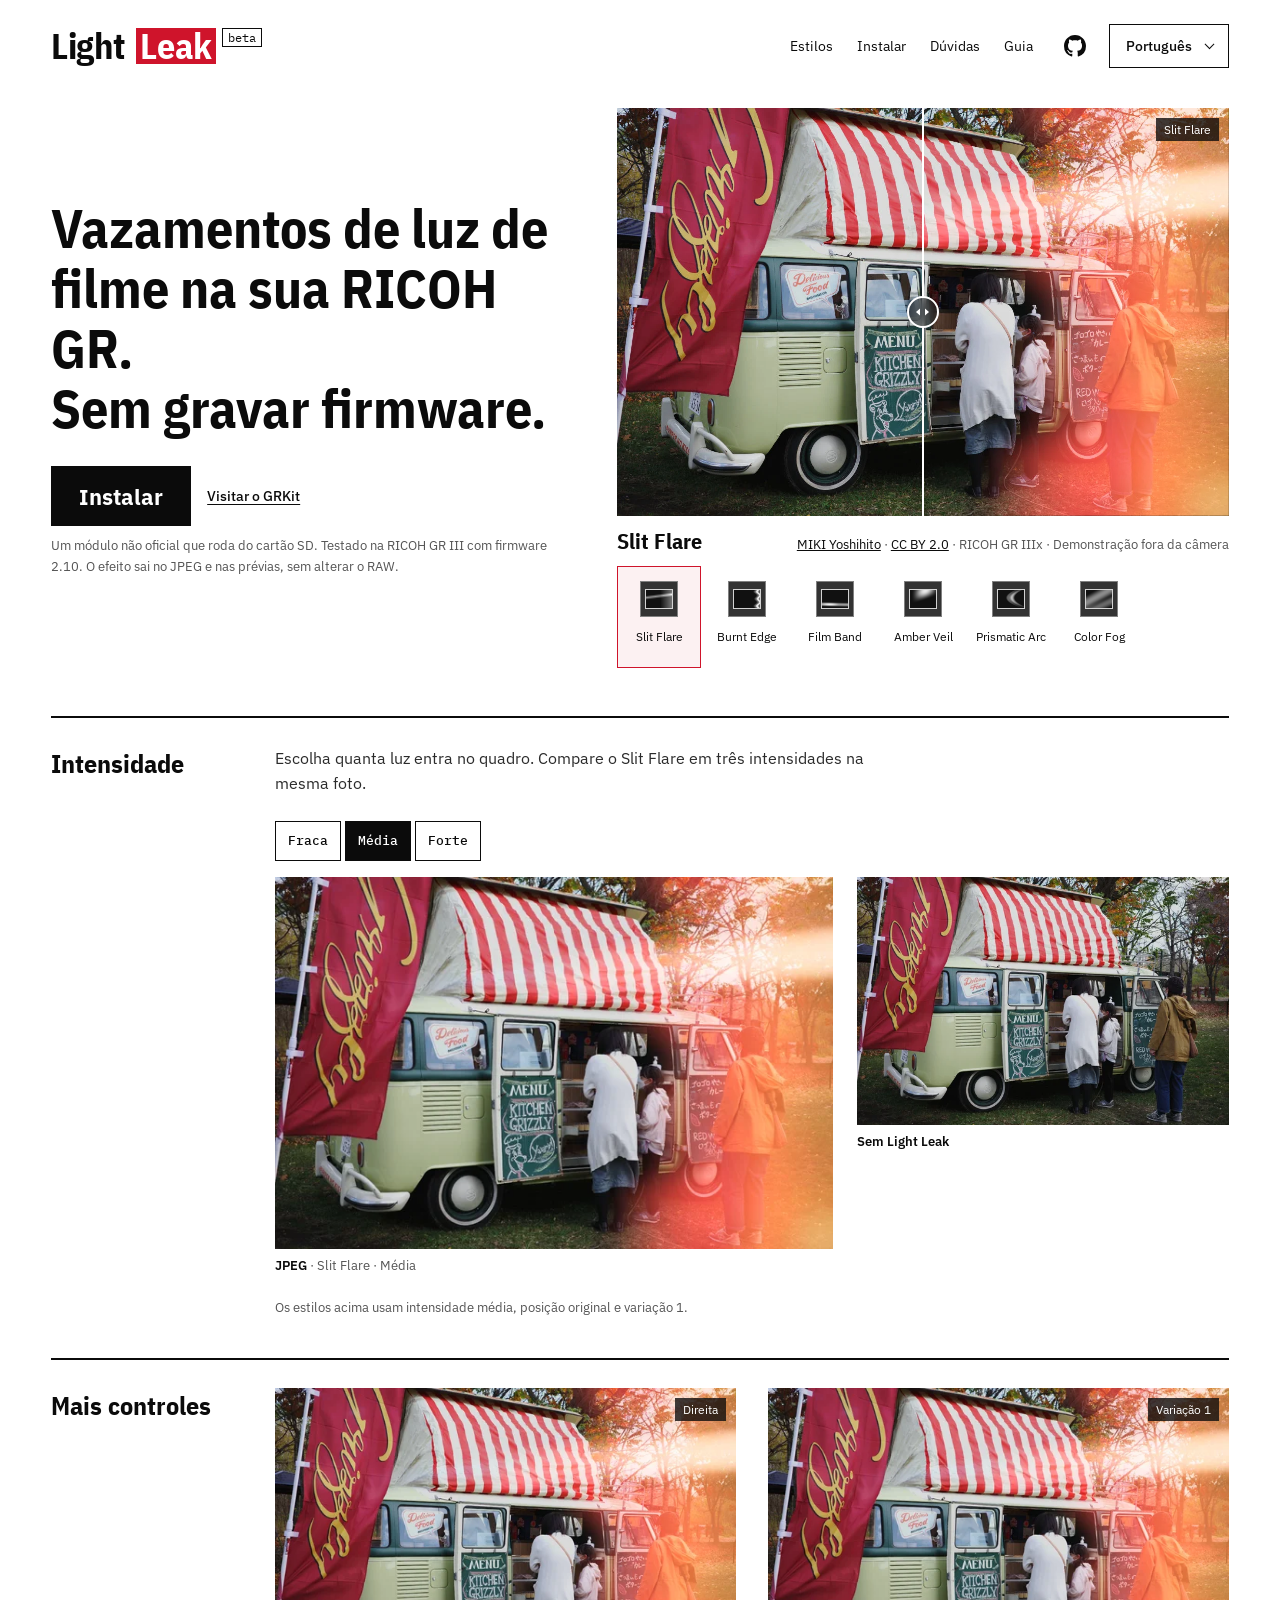
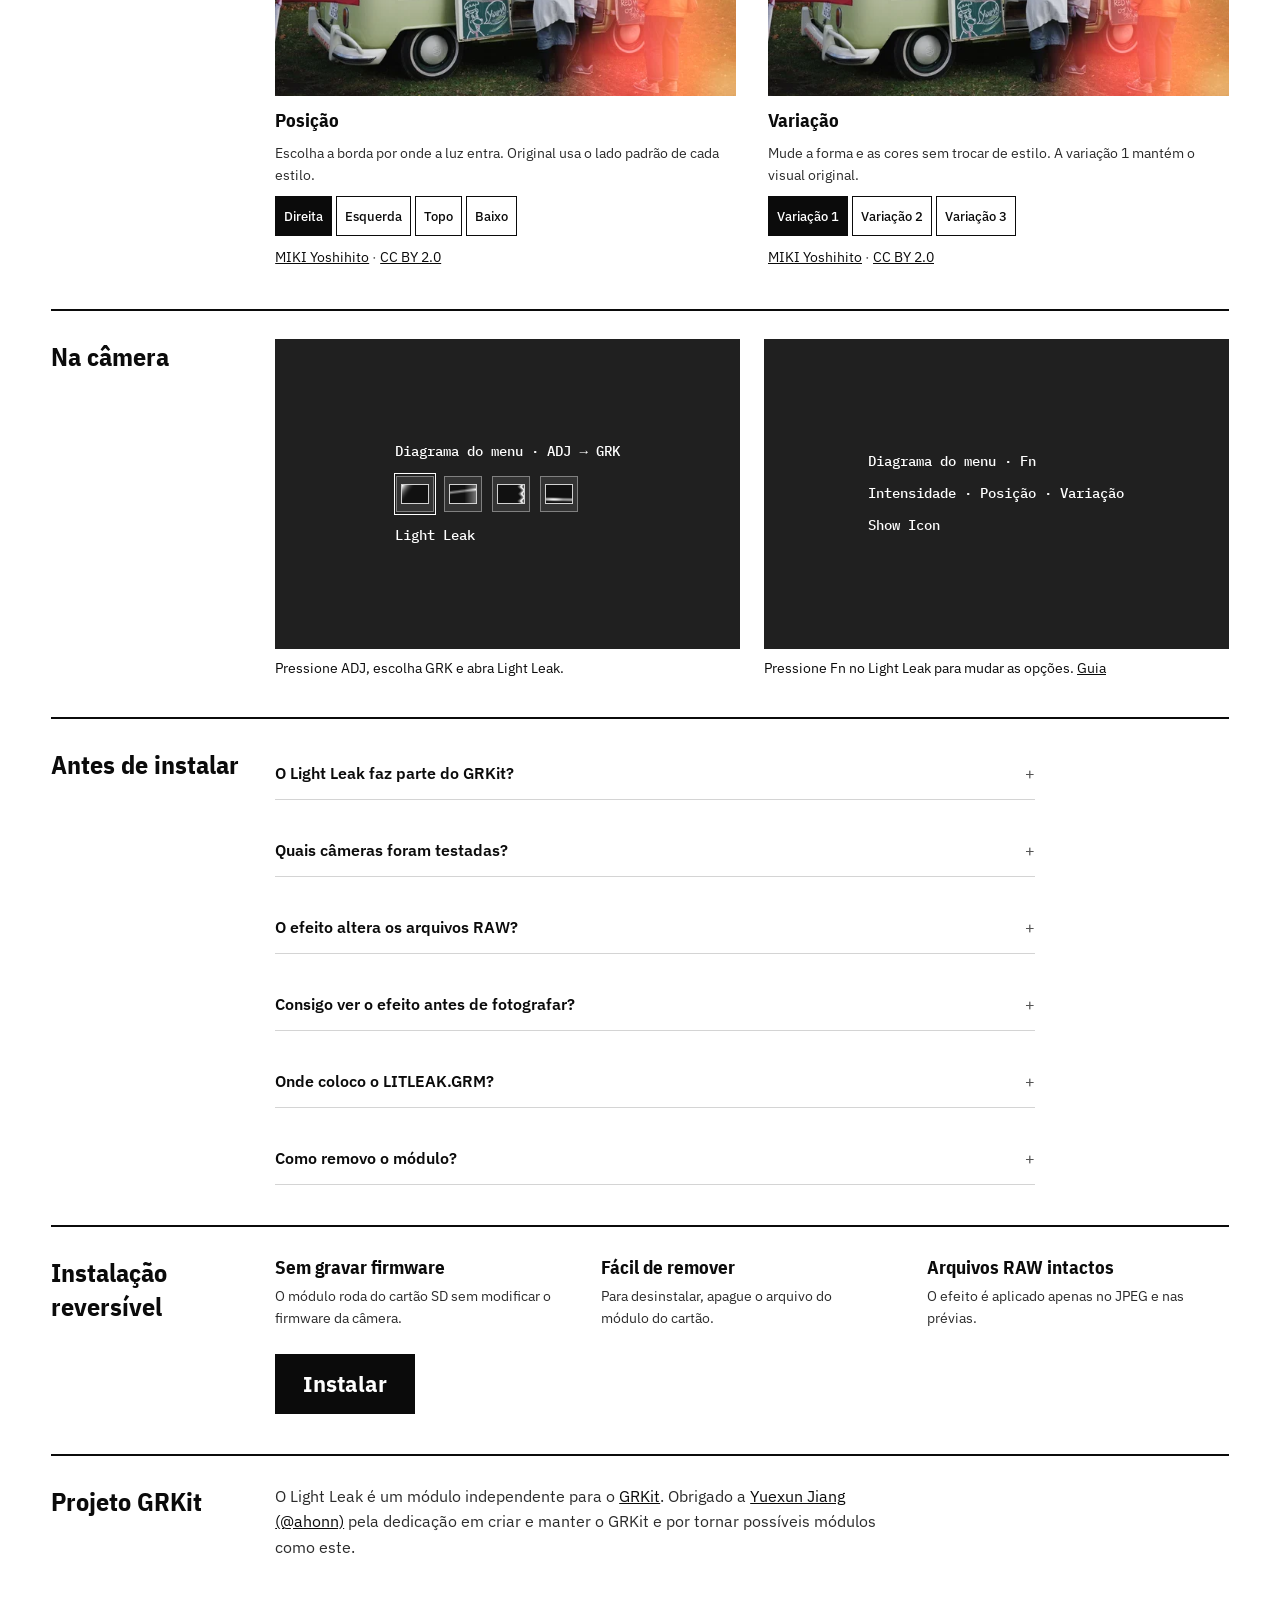
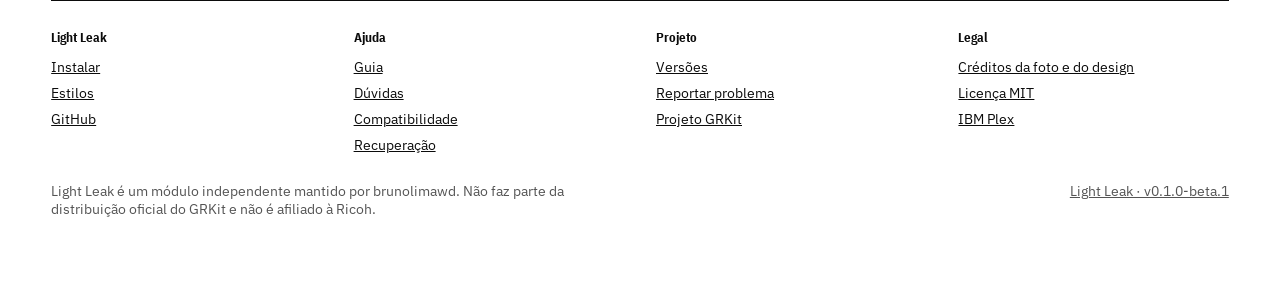
<file: pt-br/index.html>
<!doctype html>
<html lang="pt-BR">
<head>
  <meta charset="utf-8">
  <!-- Google Tag Manager -->
  <script>(function(w,d,s,l,i){w[l]=w[l]||[];w[l].push({'gtm.start':
  new Date().getTime(),event:'gtm.js'});var f=d.getElementsByTagName(s)[0],
  j=d.createElement(s),dl=l!='dataLayer'?'&l='+l:'';j.async=true;j.src=
  'https://www.googletagmanager.com/gtm.js?id='+i+dl;f.parentNode.insertBefore(j,f);
  })(window,document,'script','dataLayer','GTM-52MK6S86');</script>
  <!-- End Google Tag Manager -->
  <meta name="viewport" content="width=device-width, initial-scale=1">
  <meta name="google-site-verification" content="WY7yHssscdXgSWYU2ULRGTT_V7PKsHe5BuMh1zgmBQY" />
  <title>Light Leak para GRKit — vazamento de luz na RICOH GR III</title>
  <meta name="description" content="Light Leak é um módulo não oficial do GRKit com seis efeitos de vazamento de luz para JPEGs na câmera. Veja exemplos, compatibilidade e como instalar.">
  <link rel="canonical" href="https://brunolimawd.github.io/grkit-light-leak/pt-br/">
  <link rel="alternate" hreflang="en" href="https://brunolimawd.github.io/grkit-light-leak/">
  <link rel="alternate" hreflang="pt-BR" href="https://brunolimawd.github.io/grkit-light-leak/pt-br/">
  <link rel="alternate" hreflang="zh-Hans" href="https://brunolimawd.github.io/grkit-light-leak/zh-hans/">
  <link rel="alternate" hreflang="x-default" href="https://brunolimawd.github.io/grkit-light-leak/">
  <meta property="og:type" content="website">
  <meta property="og:site_name" content="Light Leak for GRKit">
  <meta property="og:title" content="Light Leak para GRKit — vazamento de luz na RICOH GR III">
  <meta property="og:description" content="Um módulo independente do GRKit com seis efeitos de vazamento de luz inspirados em câmeras de filme.">
  <meta property="og:url" content="https://brunolimawd.github.io/grkit-light-leak/pt-br/">
  <meta property="og:locale" content="pt_BR">
  <meta property="og:locale:alternate" content="en_US">
  <meta property="og:locale:alternate" content="zh_CN">
  <meta property="og:image" content="https://brunolimawd.github.io/grkit-light-leak/assets/share.jpg">
  <meta property="og:image:width" content="1200">
  <meta property="og:image:height" content="630">
  <meta property="og:image:alt" content="Um food truck com toldo listrado e clientes do lado de fora — Slit Flare">
  <meta name="twitter:card" content="summary_large_image">
  <link rel="icon" type="image/svg+xml" href="../assets/mark.svg">
  <link rel="stylesheet" href="../assets/site.css">
  <script defer src="../assets/site.js"></script>
</head>
<body class="page">
  <!-- Google Tag Manager (noscript) -->
  <noscript><iframe src="https://www.googletagmanager.com/ns.html?id=GTM-52MK6S86"
  height="0" width="0" style="display:none;visibility:hidden" title="Google Tag Manager"></iframe></noscript>
  <!-- End Google Tag Manager (noscript) -->
  <a class="skip" href="#main">Pular para o conteúdo</a>
  <header class="masthead">
    <div class="masthead-top">
      <div class="masthead-title">
        <a class="masthead-name" href="../pt-br/">Light <span class="kit">Leak</span></a>
        <a class="masthead-version" href="https://github.com/brunolimawd/grkit-light-leak/releases">beta</a>
      </div>
      <div class="languages">
        <nav class="masthead-nav" aria-label="Navegação principal">
          <a href="../pt-br/#looks">Estilos</a>
          <a href="../pt-br/install/">Instalar</a>
          <a href="../pt-br/#faq">Dúvidas</a>
          <a href="../pt-br/guide/">Guia</a>
        </nav>
        <a class="github" href="https://github.com/brunolimawd/grkit-light-leak" aria-label="GitHub">
          <img src="../assets/github.svg" width="22" height="22" alt="">
        </a>
        <nav class="language-fallback" aria-label="Idioma">
          <a href="../" lang="en" hreflang="en">English</a>
          <a href="../zh-hans/" lang="zh-Hans" hreflang="zh-Hans">简体中文</a>
        </nav>
        <span class="language-select" hidden>
          <select class="button" aria-label="Idioma" data-language>
            <option value="../" lang="en">English</option>
            <option value="../pt-br/" lang="pt-BR" selected>Português</option>
            <option value="../zh-hans/" lang="zh-Hans">简体中文</option>
          </select>
        </span>
      </div>
    </div>
  </header>

  <main id="main" tabindex="-1">
    <section class="landing-hero" id="looks" aria-labelledby="hero-title">
      <div class="landing-copy">
        <h1 class="lead" id="hero-title"><span class="lead-line">Vazamentos de luz de filme na sua RICOH GR.</span> <span class="lead-line">Sem gravar firmware.</span></h1>
        <div class="landing-action">
          <div class="landing-action-links">
            <a class="download landing-install" href="install/">Instalar</a>
            <a class="landing-upstream" href="https://grkit.app/">Visitar o GRKit</a>
          </div>
          <p class="note">Um módulo não oficial que roda do cartão SD. Testado na RICOH GR III com firmware 2.10. O efeito sai no JPEG e nas prévias, sem alterar o RAW.</p>
        </div>
      </div>
      <div class="landing-looks" data-preview data-alt="Um food truck com toldo listrado e clientes do lado de fora">
        <div class="frame">
          <div class="image-comparison">
            <img src="../assets/sample-original.webp" srcset="../assets/sample-original-small.webp 600w, ../assets/sample-original.webp 1200w" sizes="(max-width: 860px) 92vw, (max-width: 1280px) 48vw, 607px" width="1200" height="800" fetchpriority="high" alt="Um food truck com toldo listrado e clientes do lado de fora — Sem Light Leak">
            <div class="comparison-effect">
              <img src="../assets/slit-flare-large.webp" srcset="../assets/slit-flare.webp 600w, ../assets/slit-flare-large.webp 1200w" sizes="(max-width: 860px) 92vw, (max-width: 1280px) 48vw, 607px" width="1200" height="800" data-preview-image alt="Um food truck com toldo listrado e clientes do lado de fora — Slit Flare">
            </div>
            <input class="comparison-control" type="range" min="0" max="100" value="50" aria-label="Antes e depois: deslize para revelar o efeito Light Leak" hidden>
            <span class="comparison-handle" aria-hidden="true">
              <span class="comparison-knob" hidden><svg width="19" height="12" viewBox="0 0 19 12" fill="currentColor"><path d="M7 2.5 3 6l4 3.5zm5 0L16 6l-4 3.5z"/></svg></span>
            </span>
          </div>
          <span class="tag" data-preview-label lang="en">Slit Flare</span>
        </div>
        <div class="landing-looks-meta">
          <p class="landing-look-name" data-preview-label aria-live="polite" lang="en">Slit Flare</p>
          <p class="note"><a href="https://www.flickr.com/photos/mujitra/53311001084/">MIKI Yoshihito</a> · <a href="https://creativecommons.org/licenses/by/2.0/">CC BY 2.0</a> · RICOH GR IIIx · Demonstração fora da câmera</p>
        </div>
        <div class="landing-strip" role="group" aria-label="Estilos" data-preview-options hidden>
          <button type="button" class="landing-film" aria-pressed="true" data-name="Slit Flare" data-image="../assets/slit-flare-large.webp" data-srcset="../assets/slit-flare.webp 600w, ../assets/slit-flare-large.webp 1200w"><span class="landing-icon"><img src="../assets/2-slit.png" width="40" height="40" alt=""></span><span lang="en">Slit Flare</span></button>
          <button type="button" class="landing-film" aria-pressed="false" data-name="Burnt Edge" data-image="../assets/burnt-edge-large.webp" data-srcset="../assets/burnt-edge.webp 600w, ../assets/burnt-edge-large.webp 1200w"><span class="landing-icon"><img src="../assets/3-burnt.png" width="40" height="40" alt=""></span><span lang="en">Burnt Edge</span></button>
          <button type="button" class="landing-film" aria-pressed="false" data-name="Film Band" data-image="../assets/film-band-large.webp" data-srcset="../assets/film-band.webp 600w, ../assets/film-band-large.webp 1200w"><span class="landing-icon"><img src="../assets/4-band.png" width="40" height="40" alt=""></span><span lang="en">Film Band</span></button>
          <button type="button" class="landing-film" aria-pressed="false" data-name="Amber Veil" data-image="../assets/amber-veil-large.webp" data-srcset="../assets/amber-veil.webp 600w, ../assets/amber-veil-large.webp 1200w"><span class="landing-icon"><img src="../assets/5-veil.png" width="40" height="40" alt=""></span><span lang="en">Amber Veil</span></button>
          <button type="button" class="landing-film" aria-pressed="false" data-name="Prismatic Arc" data-image="../assets/prismatic-arc-large.webp" data-srcset="../assets/prismatic-arc.webp 600w, ../assets/prismatic-arc-large.webp 1200w"><span class="landing-icon"><img src="../assets/6-prism.png" width="40" height="40" alt=""></span><span lang="en">Prismatic Arc</span></button>
          <button type="button" class="landing-film" aria-pressed="false" data-name="Color Fog" data-image="../assets/color-fog-large.webp" data-srcset="../assets/color-fog.webp 600w, ../assets/color-fog-large.webp 1200w"><span class="landing-icon"><img src="../assets/7-fog.png" width="40" height="40" alt=""></span><span lang="en">Color Fog</span></button>
        </div>
        <noscript><p class="note"><a href="guide/#styles">Conheça os seis estilos no guia</a></p></noscript>
      </div>
    </section>

    <section class="section" id="strength" aria-labelledby="strength-title">
      <h2 id="strength-title">Intensidade</h2>
      <div class="section-body">
        <p class="landing-text">Escolha quanta luz entra no quadro. Compare o Slit Flare em três intensidades na mesma foto.</p>
        <div class="landing-framing" data-preview data-alt="Um food truck com toldo listrado e clientes do lado de fora — Slit Flare">
          <div class="landing-choices" role="group" aria-label="Intensidade" data-preview-options hidden>
            <button type="button" class="button small landing-ratio" aria-pressed="false" data-image="../assets/slit-weak.webp" data-name="Fraca">Fraca</button>
            <button type="button" class="button small landing-ratio" aria-pressed="true" data-image="../assets/slit-flare.webp" data-name="Média">Média</button>
            <button type="button" class="button small landing-ratio" aria-pressed="false" data-image="../assets/slit-strong.webp" data-name="Forte">Forte</button>
          </div>
          <div class="landing-framing-views">
            <figure>
              <div class="frame"><img src="../assets/slit-flare.webp" width="600" height="400" data-preview-image loading="lazy" decoding="async" alt="Um food truck com toldo listrado e clientes do lado de fora — Slit Flare, Média"></div>
              <figcaption><b>JPEG</b> · Slit Flare · <span data-preview-label aria-live="polite">Média</span></figcaption>
            </figure>
            <figure>
              <div class="frame"><img src="../assets/sample-original-small.webp" width="600" height="400" loading="lazy" decoding="async" alt="Um food truck com toldo listrado e clientes do lado de fora — Sem Light Leak"></div>
              <figcaption><b>Sem Light Leak</b></figcaption>
            </figure>
          </div>
        </div>
        <p class="note">Os estilos acima usam intensidade média, posição original e variação 1.</p>
      </div>
    </section>

    <section class="section" aria-labelledby="details-title">
      <h2 id="details-title">Mais controles</h2>
      <div class="section-body">
        <div class="landing-details">
          <figure class="landing-detail" data-preview data-alt="Um food truck com toldo listrado e clientes do lado de fora — Slit Flare">
            <div class="frame"><img src="../assets/slit-flare.webp" width="600" height="400" data-preview-image loading="lazy" decoding="async" alt="Um food truck com toldo listrado e clientes do lado de fora — Slit Flare, Direita"><span class="tag" data-preview-label>Direita</span></div>
            <figcaption>
              <h3>Posição</h3>
              <p>Escolha a borda por onde a luz entra. Original usa o lado padrão de cada estilo.</p>
              <div class="landing-choices" role="group" aria-label="Posição" data-preview-options hidden>
                <button type="button" class="button small" aria-pressed="true" data-image="../assets/slit-flare.webp" data-name="Direita">Direita</button>
            <button type="button" class="button small" aria-pressed="false" data-image="../assets/slit-left.webp" data-name="Esquerda">Esquerda</button>
            <button type="button" class="button small" aria-pressed="false" data-image="../assets/slit-top.webp" data-name="Topo">Topo</button>
            <button type="button" class="button small" aria-pressed="false" data-image="../assets/slit-bottom.webp" data-name="Baixo">Baixo</button>
              </div>
              <p class="note"><a href="https://www.flickr.com/photos/mujitra/53311001084/">MIKI Yoshihito</a> · <a href="https://creativecommons.org/licenses/by/2.0/">CC BY 2.0</a></p>
            </figcaption>
          </figure>
          <figure class="landing-detail" data-preview data-alt="Um food truck com toldo listrado e clientes do lado de fora — Slit Flare">
            <div class="frame"><img src="../assets/slit-flare.webp" width="600" height="400" data-preview-image loading="lazy" decoding="async" alt="Um food truck com toldo listrado e clientes do lado de fora — Slit Flare, Variação 1"><span class="tag" data-preview-label>Variação 1</span></div>
            <figcaption>
              <h3>Variação</h3>
              <p>Mude a forma e as cores sem trocar de estilo. A variação 1 mantém o visual original.</p>
              <div class="landing-choices" role="group" aria-label="Variação" data-preview-options hidden>
                <button type="button" class="button small" aria-pressed="true" data-image="../assets/slit-flare.webp" data-name="Variação 1">Variação 1</button>
            <button type="button" class="button small" aria-pressed="false" data-image="../assets/slit-variation-2.webp" data-name="Variação 2">Variação 2</button>
            <button type="button" class="button small" aria-pressed="false" data-image="../assets/slit-variation-3.webp" data-name="Variação 3">Variação 3</button>
              </div>
              <p class="note"><a href="https://www.flickr.com/photos/mujitra/53311001084/">MIKI Yoshihito</a> · <a href="https://creativecommons.org/licenses/by/2.0/">CC BY 2.0</a></p>
            </figcaption>
          </figure>
        </div>
      </div>
    </section>

    <section class="section" aria-labelledby="camera-title">
      <h2 id="camera-title">Na câmera</h2>
      <div class="section-body">
        <div class="landing-screens">
          <figure>
            <div class="camera-diagram" aria-hidden="true">
              <p>Diagrama do menu · ADJ → GRK</p>
              <div class="camera-diagram-tiles">
                <img src="../assets/0-module.png" width="40" height="40" alt="" loading="lazy">
                <img src="../assets/2-slit.png" width="40" height="40" alt="" loading="lazy">
                <img src="../assets/3-burnt.png" width="40" height="40" alt="" loading="lazy">
                <img src="../assets/4-band.png" width="40" height="40" alt="" loading="lazy">
              </div>
              <p>Light Leak</p>
            </div>
            <figcaption>Pressione ADJ, escolha GRK e abra Light Leak.</figcaption>
          </figure>
          <figure>
            <div class="camera-diagram" aria-hidden="true">
              <p>Diagrama do menu · Fn</p>
              <p>Intensidade · Posição · Variação</p>
              <p>Show Icon</p>
            </div>
            <figcaption>Pressione Fn no Light Leak para mudar as opções. <a href="guide/">Guia</a></figcaption>
          </figure>
        </div>
      </div>
    </section>

    <section class="section" id="faq" aria-labelledby="faq-title">
      <h2 id="faq-title">Antes de instalar</h2>
      <div class="section-body faq">
        <details><summary>O Light Leak faz parte do GRKit?</summary><p>Não. É um módulo separado e não oficial. É preciso instalar antes uma versão compatível do GRKit.</p></details>
        <details><summary>Quais câmeras foram testadas?</summary><p>O módulo foi testado na RICOH GR III com firmware 2.10. A GR IIIx usada na foto de exemplo e os demais modelos não foram testados com este módulo.</p></details>
        <details><summary>O efeito altera os arquivos RAW?</summary><p>Não. O Light Leak sai no JPEG e nas prévias, não nos dados brutos do sensor.</p></details>
        <details><summary>Consigo ver o efeito antes de fotografar?</summary><p>Não. O ícone no visor indica o estilo ativo, mas o efeito só aparece no JPEG gravado e em suas prévias.</p></details>
        <details><summary>Onde coloco o LITLEAK.GRM?</summary><p>Copie para <code>GRKIT/MODULES/LITLEAK.GRM</code> a partir da raiz do cartão SD.</p></details>
        <details><summary>Como removo o módulo?</summary><p>Desligue a câmera e remova <code>GRKIT/MODULES/LITLEAK.GRM</code> do cartão. Não precisa gravar o firmware.</p></details>
      </div>
    </section>

    <section class="section" aria-labelledby="safe-title">
      <h2 id="safe-title">Instalação reversível</h2>
      <div class="section-body">
        <ul class="landing-facts">
          <li><h3>Sem gravar firmware</h3><p>O módulo roda do cartão SD sem modificar o firmware da câmera.</p></li>
          <li><h3>Fácil de remover</h3><p>Para desinstalar, apague o arquivo do módulo do cartão.</p></li>
          <li><h3>Arquivos RAW intactos</h3><p>O efeito é aplicado apenas no JPEG e nas prévias.</p></li>
        </ul>
        <a class="download landing-install landing-safe-install" href="install/">Instalar</a>
      </div>
    </section>

    <section class="section" id="original-project" aria-labelledby="original-project-title">
      <h2 id="original-project-title">Projeto GRKit</h2>
      <div class="section-body">
        <p class="landing-text">O Light Leak é um módulo independente para o <a href="https://grkit.app/">GRKit</a>. Obrigado a <a href="https://github.com/ahonn">Yuexun Jiang (@ahonn)</a> pela dedicação em criar e manter o GRKit e por tornar possíveis módulos como este.</p>
      </div>
    </section>
  </main>

  <footer class="footer">
    <div class="footer-links">
      <div class="footer-group">
        <p class="footer-heading">Light Leak</p>
        <ul>
          <li><a href="../pt-br/install/">Instalar</a></li>
          <li><a href="../pt-br/#looks">Estilos</a></li>
          <li><a href="https://github.com/brunolimawd/grkit-light-leak">GitHub</a></li>
        </ul>
      </div>
      <div class="footer-group">
        <p class="footer-heading">Ajuda</p>
        <ul>
          <li><a href="../pt-br/guide/">Guia</a></li>
          <li><a href="../pt-br/#faq">Dúvidas</a></li>
          <li><a href="../pt-br/install/#compatibility">Compatibilidade</a></li>
          <li><a href="https://grkit.app/docs/recovery/">Recuperação</a></li>
        </ul>
      </div>
      <div class="footer-group">
        <p class="footer-heading">Projeto</p>
        <ul>
          <li><a href="https://github.com/brunolimawd/grkit-light-leak/releases">Versões</a></li>
          <li><a href="https://github.com/brunolimawd/grkit-light-leak/issues">Reportar problema</a></li>
          <li><a href="https://grkit.app/">Projeto GRKit</a></li>
        </ul>
      </div>
      <div class="footer-group">
        <p class="footer-heading">Legal</p>
        <ul>
          <li><a href="https://github.com/brunolimawd/grkit-light-leak/tree/gh-pages#sample-photo-and-credits">Créditos da foto e do design</a></li>
          <li><a href="https://github.com/brunolimawd/grkit-light-leak/blob/gh-pages/LICENSE">Licença MIT</a></li>
          <li><a href="../assets/IBM-Plex-OFL.txt">IBM Plex</a></li>
        </ul>
      </div>
    </div>
    <div class="footer-meta">
      <p>Light Leak é um módulo independente mantido por brunolimawd. Não faz parte da distribuição oficial do GRKit e não é afiliado à Ricoh.</p>
      <a href="https://github.com/brunolimawd/grkit-light-leak/releases">Light Leak · v0.1.0-beta.1</a>
    </div>
  </footer>
</body>
</html>
</file>
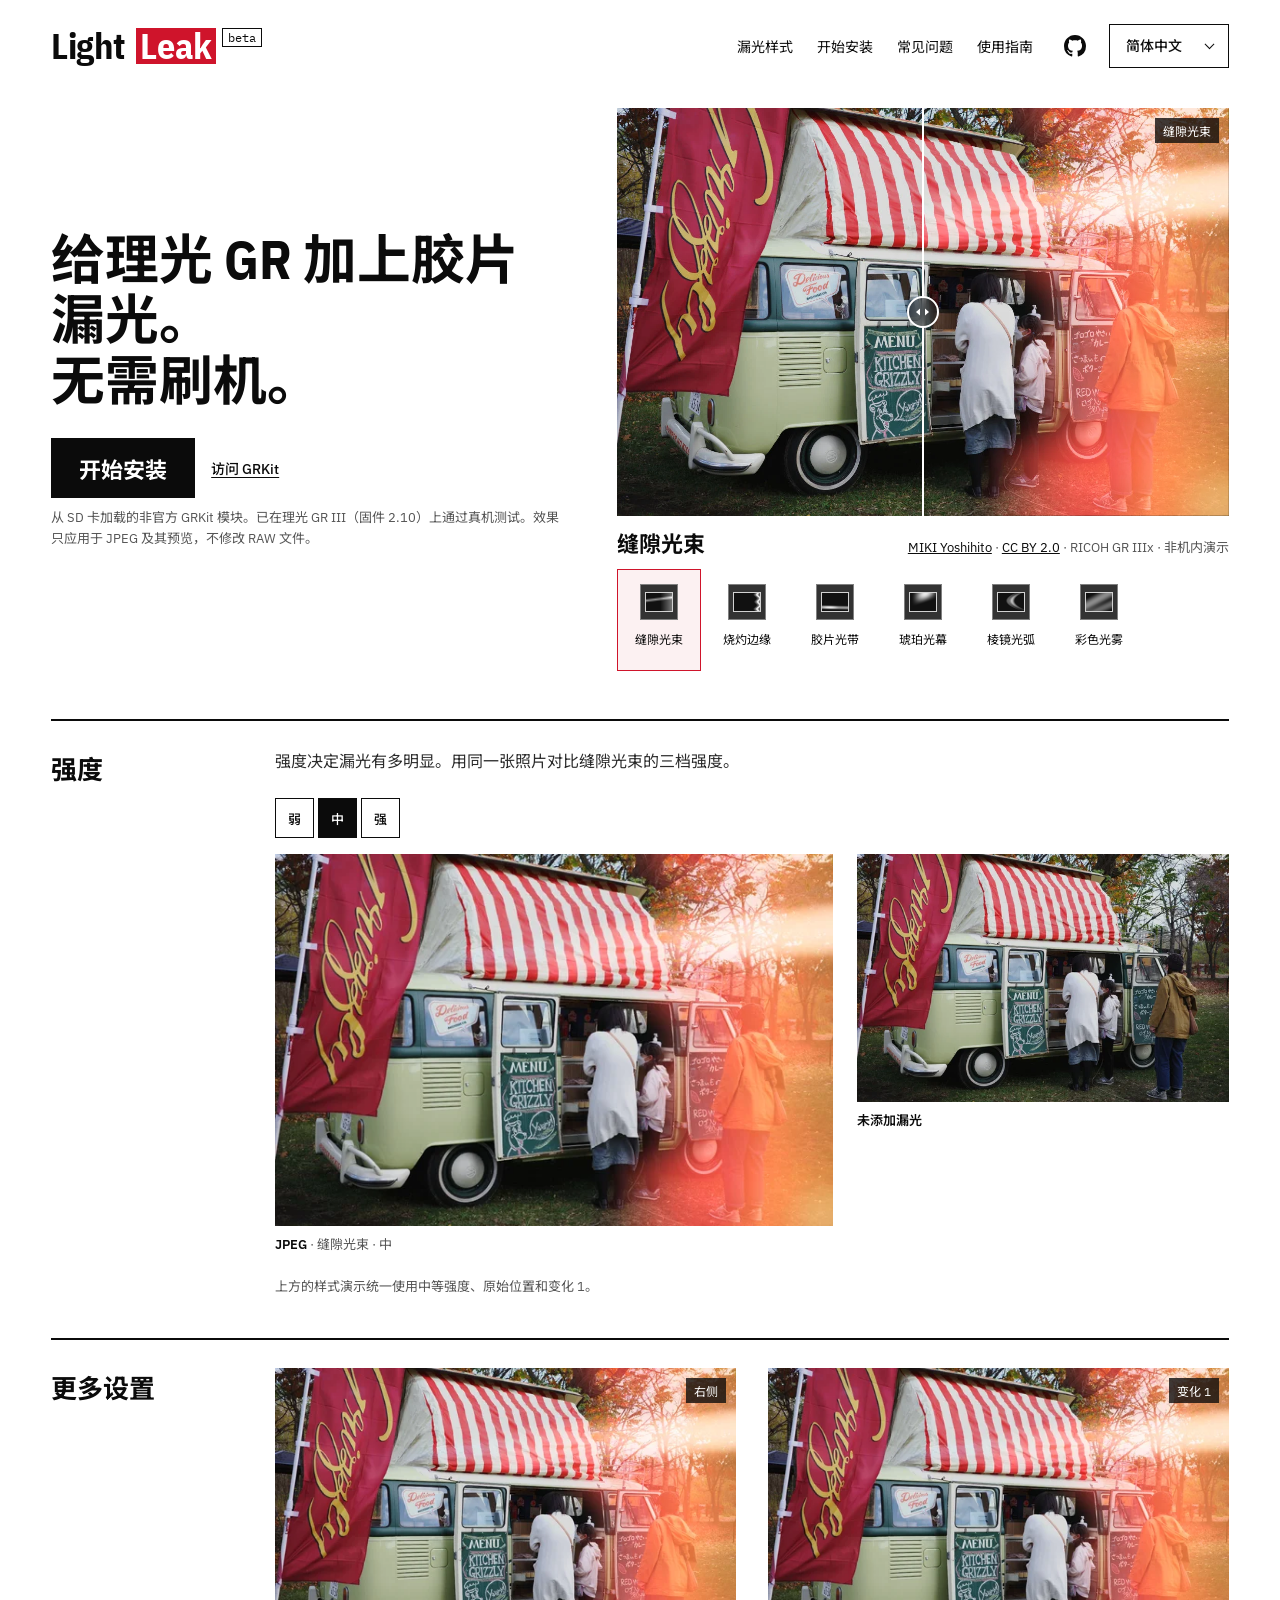
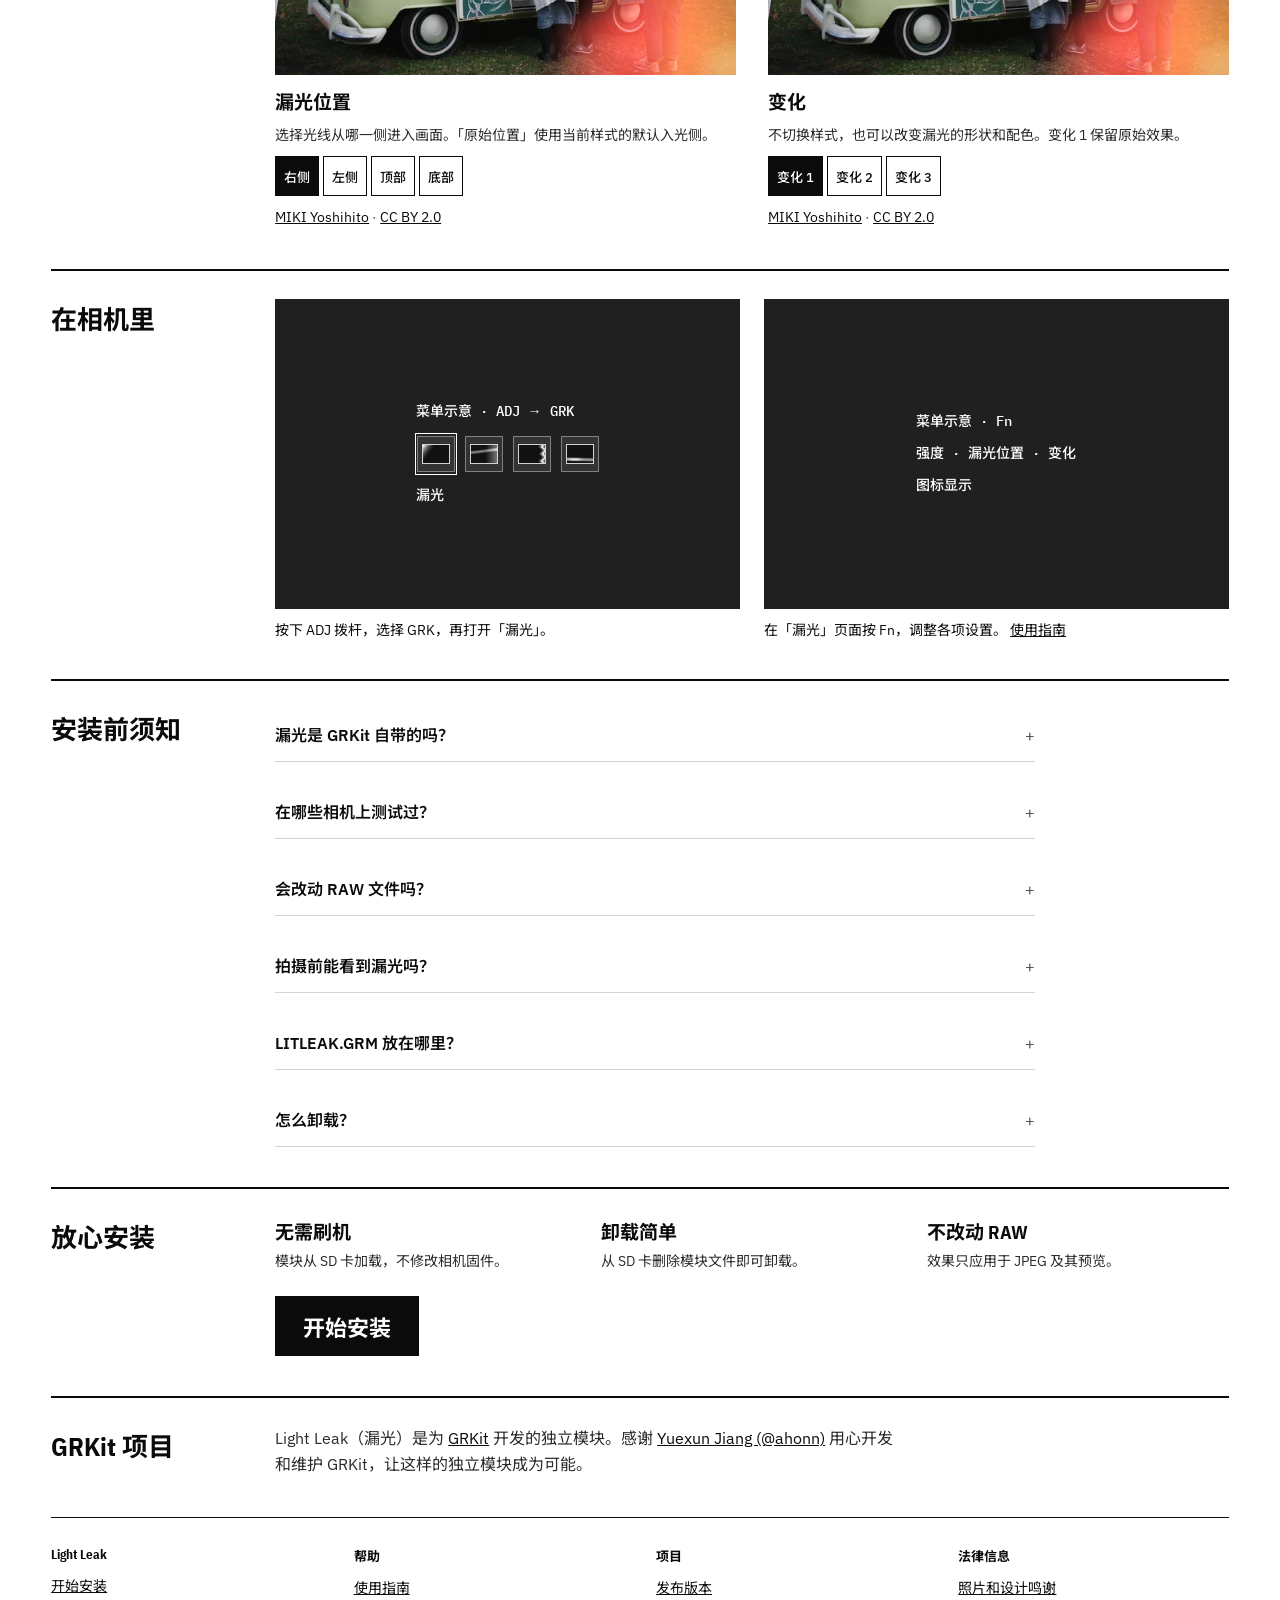
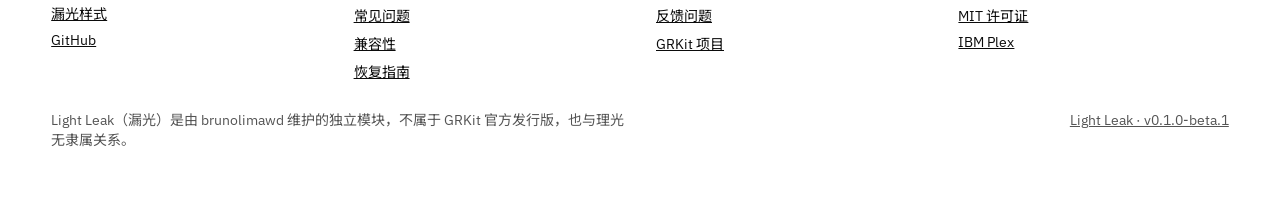
<file: zh-hans/index.html>
<!doctype html>
<html lang="zh-Hans">
<head>
  <meta charset="utf-8">
  <!-- Google Tag Manager -->
  <script>(function(w,d,s,l,i){w[l]=w[l]||[];w[l].push({'gtm.start':
  new Date().getTime(),event:'gtm.js'});var f=d.getElementsByTagName(s)[0],
  j=d.createElement(s),dl=l!='dataLayer'?'&l='+l:'';j.async=true;j.src=
  'https://www.googletagmanager.com/gtm.js?id='+i+dl;f.parentNode.insertBefore(j,f);
  })(window,document,'script','dataLayer','GTM-52MK6S86');</script>
  <!-- End Google Tag Manager -->
  <meta name="viewport" content="width=device-width, initial-scale=1">
  <meta name="google-site-verification" content="WY7yHssscdXgSWYU2ULRGTT_V7PKsHe5BuMh1zgmBQY" />
  <title>Light Leak（漏光）— 理光 GR III 的 GRKit 胶片漏光模块</title>
  <meta name="description" content="Light Leak（漏光）是独立的非官方 GRKit 模块，为相机拍摄的 JPEG 加上六种胶片漏光效果。查看样片对比、机型兼容性和安装说明。">
  <link rel="canonical" href="https://brunolimawd.github.io/grkit-light-leak/zh-hans/">
  <link rel="alternate" hreflang="en" href="https://brunolimawd.github.io/grkit-light-leak/">
  <link rel="alternate" hreflang="pt-BR" href="https://brunolimawd.github.io/grkit-light-leak/pt-br/">
  <link rel="alternate" hreflang="zh-Hans" href="https://brunolimawd.github.io/grkit-light-leak/zh-hans/">
  <link rel="alternate" hreflang="x-default" href="https://brunolimawd.github.io/grkit-light-leak/">
  <meta property="og:type" content="website">
  <meta property="og:site_name" content="Light Leak for GRKit">
  <meta property="og:title" content="Light Leak（漏光）— 理光 GR III 的 GRKit 胶片漏光模块">
  <meta property="og:description" content="查看同一张照片的六种漏光效果，了解如何安装这个非官方 GRKit 模块。">
  <meta property="og:url" content="https://brunolimawd.github.io/grkit-light-leak/zh-hans/">
  <meta property="og:locale" content="zh_CN">
  <meta property="og:locale:alternate" content="en_US">
  <meta property="og:locale:alternate" content="pt_BR">
  <meta property="og:image" content="https://brunolimawd.github.io/grkit-light-leak/assets/share.jpg">
  <meta property="og:image:width" content="1200">
  <meta property="og:image:height" content="630">
  <meta property="og:image:alt" content="带条纹遮阳篷的餐车和站在车外的顾客 — 缝隙光束">
  <meta name="twitter:card" content="summary_large_image">
  <link rel="icon" type="image/svg+xml" href="../assets/mark.svg">
  <link rel="stylesheet" href="../assets/site.css">
  <script defer src="../assets/site.js"></script>
</head>
<body class="page">
  <!-- Google Tag Manager (noscript) -->
  <noscript><iframe src="https://www.googletagmanager.com/ns.html?id=GTM-52MK6S86"
  height="0" width="0" style="display:none;visibility:hidden" title="Google Tag Manager"></iframe></noscript>
  <!-- End Google Tag Manager (noscript) -->
  <a class="skip" href="#main">跳到主要内容</a>
  <header class="masthead">
    <div class="masthead-top">
      <div class="masthead-title">
        <a class="masthead-name" href="../zh-hans/">Light <span class="kit">Leak</span></a>
        <a class="masthead-version" href="https://github.com/brunolimawd/grkit-light-leak/releases">beta</a>
      </div>
      <div class="languages">
        <nav class="masthead-nav" aria-label="主导航">
          <a href="../zh-hans/#looks">漏光样式</a>
          <a href="../zh-hans/install/">开始安装</a>
          <a href="../zh-hans/#faq">常见问题</a>
          <a href="../zh-hans/guide/">使用指南</a>
        </nav>
        <a class="github" href="https://github.com/brunolimawd/grkit-light-leak" aria-label="GitHub">
          <img src="../assets/github.svg" width="22" height="22" alt="">
        </a>
        <nav class="language-fallback" aria-label="语言">
          <a href="../" lang="en" hreflang="en">English</a>
          <a href="../pt-br/" lang="pt-BR" hreflang="pt-BR">Português</a>
        </nav>
        <span class="language-select" hidden>
          <select class="button" aria-label="语言" data-language>
            <option value="../" lang="en">English</option>
            <option value="../pt-br/" lang="pt-BR">Português</option>
            <option value="../zh-hans/" lang="zh-Hans" selected>简体中文</option>
          </select>
        </span>
      </div>
    </div>
  </header>
  <main id="main" tabindex="-1">
    <section class="landing-hero" id="looks" aria-labelledby="hero-title">
      <div class="landing-copy">
        <h1 class="lead" id="hero-title"><span class="lead-line">给理光 GR 加上胶片漏光。</span> <span class="lead-line">无需刷机。</span></h1>
        <div class="landing-action">
          <div class="landing-action-links">
            <a class="download landing-install" href="install/">开始安装</a>
            <a class="landing-upstream" href="https://grkit.app/zh-hans/">访问 GRKit</a>
          </div>
          <p class="note">从 SD 卡加载的非官方 GRKit 模块。已在理光 GR III（固件 2.10）上通过真机测试。效果只应用于 JPEG 及其预览，不修改 RAW 文件。</p>
        </div>
      </div>
      <div class="landing-looks" data-preview data-alt="带条纹遮阳篷的餐车和站在车外的顾客">
        <div class="frame">
          <div class="image-comparison">
            <img src="../assets/sample-original.webp" srcset="../assets/sample-original-small.webp 600w, ../assets/sample-original.webp 1200w" sizes="(max-width: 860px) 92vw, (max-width: 1280px) 48vw, 607px" width="1200" height="800" fetchpriority="high" alt="带条纹遮阳篷的餐车和站在车外的顾客 — 未添加漏光">
            <div class="comparison-effect">
              <img src="../assets/slit-flare-large.webp" srcset="../assets/slit-flare.webp 600w, ../assets/slit-flare-large.webp 1200w" sizes="(max-width: 860px) 92vw, (max-width: 1280px) 48vw, 607px" width="1200" height="800" data-preview-image alt="带条纹遮阳篷的餐车和站在车外的顾客 — 缝隙光束">
            </div>
            <input class="comparison-control" type="range" min="0" max="100" value="50" aria-label="拖动滑块，对比添加漏光前后的照片" hidden>
            <span class="comparison-handle" aria-hidden="true">
              <span class="comparison-knob" hidden><svg width="19" height="12" viewBox="0 0 19 12" fill="currentColor"><path d="M7 2.5 3 6l4 3.5zm5 0L16 6l-4 3.5z"/></svg></span>
            </span>
          </div>
          <span class="tag" data-preview-label lang="zh-Hans">缝隙光束</span>
        </div>
        <div class="landing-looks-meta">
          <p class="landing-look-name" data-preview-label aria-live="polite" lang="zh-Hans">缝隙光束</p>
          <p class="note"><a href="https://www.flickr.com/photos/mujitra/53311001084/">MIKI Yoshihito</a> · <a href="https://creativecommons.org/licenses/by/2.0/">CC BY 2.0</a> · RICOH GR IIIx · 非机内演示</p>
        </div>
        <div class="landing-strip" role="group" aria-label="漏光样式" data-preview-options hidden>
          <button type="button" class="landing-film" aria-pressed="true" data-name="缝隙光束" data-image="../assets/slit-flare-large.webp" data-srcset="../assets/slit-flare.webp 600w, ../assets/slit-flare-large.webp 1200w"><span class="landing-icon"><img src="../assets/2-slit.png" width="40" height="40" alt=""></span><span lang="zh-Hans">缝隙光束</span></button>
          <button type="button" class="landing-film" aria-pressed="false" data-name="烧灼边缘" data-image="../assets/burnt-edge-large.webp" data-srcset="../assets/burnt-edge.webp 600w, ../assets/burnt-edge-large.webp 1200w"><span class="landing-icon"><img src="../assets/3-burnt.png" width="40" height="40" alt=""></span><span lang="zh-Hans">烧灼边缘</span></button>
          <button type="button" class="landing-film" aria-pressed="false" data-name="胶片光带" data-image="../assets/film-band-large.webp" data-srcset="../assets/film-band.webp 600w, ../assets/film-band-large.webp 1200w"><span class="landing-icon"><img src="../assets/4-band.png" width="40" height="40" alt=""></span><span lang="zh-Hans">胶片光带</span></button>
          <button type="button" class="landing-film" aria-pressed="false" data-name="琥珀光幕" data-image="../assets/amber-veil-large.webp" data-srcset="../assets/amber-veil.webp 600w, ../assets/amber-veil-large.webp 1200w"><span class="landing-icon"><img src="../assets/5-veil.png" width="40" height="40" alt=""></span><span lang="zh-Hans">琥珀光幕</span></button>
          <button type="button" class="landing-film" aria-pressed="false" data-name="棱镜光弧" data-image="../assets/prismatic-arc-large.webp" data-srcset="../assets/prismatic-arc.webp 600w, ../assets/prismatic-arc-large.webp 1200w"><span class="landing-icon"><img src="../assets/6-prism.png" width="40" height="40" alt=""></span><span lang="zh-Hans">棱镜光弧</span></button>
          <button type="button" class="landing-film" aria-pressed="false" data-name="彩色光雾" data-image="../assets/color-fog-large.webp" data-srcset="../assets/color-fog.webp 600w, ../assets/color-fog-large.webp 1200w"><span class="landing-icon"><img src="../assets/7-fog.png" width="40" height="40" alt=""></span><span lang="zh-Hans">彩色光雾</span></button>
        </div>
        <noscript><p class="note"><a href="guide/#styles">在使用指南中查看六种样式</a></p></noscript>
      </div>
    </section>

    <section class="section" id="strength" aria-labelledby="strength-title">
      <h2 id="strength-title">强度</h2>
      <div class="section-body">
        <p class="landing-text">强度决定漏光有多明显。用同一张照片对比缝隙光束的三档强度。</p>
        <div class="landing-framing" data-preview data-alt="带条纹遮阳篷的餐车和站在车外的顾客 — 缝隙光束">
          <div class="landing-choices" role="group" aria-label="强度" data-preview-options hidden>
            <button type="button" class="button small landing-ratio" aria-pressed="false" data-image="../assets/slit-weak.webp" data-name="弱">弱</button>
            <button type="button" class="button small landing-ratio" aria-pressed="true" data-image="../assets/slit-flare.webp" data-name="中">中</button>
            <button type="button" class="button small landing-ratio" aria-pressed="false" data-image="../assets/slit-strong.webp" data-name="强">强</button>
          </div>
          <div class="landing-framing-views">
            <figure>
              <div class="frame"><img src="../assets/slit-flare.webp" width="600" height="400" data-preview-image loading="lazy" decoding="async" alt="带条纹遮阳篷的餐车和站在车外的顾客 — 缝隙光束, 中"></div>
              <figcaption><b>JPEG</b> · 缝隙光束 · <span data-preview-label aria-live="polite">中</span></figcaption>
            </figure>
            <figure>
              <div class="frame"><img src="../assets/sample-original-small.webp" width="600" height="400" loading="lazy" decoding="async" alt="带条纹遮阳篷的餐车和站在车外的顾客 — 未添加漏光"></div>
              <figcaption><b>未添加漏光</b></figcaption>
            </figure>
          </div>
        </div>
        <p class="note">上方的样式演示统一使用中等强度、原始位置和变化 1。</p>
      </div>
    </section>

    <section class="section" aria-labelledby="details-title">
      <h2 id="details-title">更多设置</h2>
      <div class="section-body">
        <div class="landing-details">
          <figure class="landing-detail" data-preview data-alt="带条纹遮阳篷的餐车和站在车外的顾客 — 缝隙光束">
            <div class="frame"><img src="../assets/slit-flare.webp" width="600" height="400" data-preview-image loading="lazy" decoding="async" alt="带条纹遮阳篷的餐车和站在车外的顾客 — 缝隙光束, 右侧"><span class="tag" data-preview-label>右侧</span></div>
            <figcaption>
              <h3>漏光位置</h3>
              <p>选择光线从哪一侧进入画面。「原始位置」使用当前样式的默认入光侧。</p>
              <div class="landing-choices" role="group" aria-label="漏光位置" data-preview-options hidden>
                <button type="button" class="button small" aria-pressed="true" data-image="../assets/slit-flare.webp" data-name="右侧">右侧</button>
            <button type="button" class="button small" aria-pressed="false" data-image="../assets/slit-left.webp" data-name="左侧">左侧</button>
            <button type="button" class="button small" aria-pressed="false" data-image="../assets/slit-top.webp" data-name="顶部">顶部</button>
            <button type="button" class="button small" aria-pressed="false" data-image="../assets/slit-bottom.webp" data-name="底部">底部</button>
              </div>
              <p class="note"><a href="https://www.flickr.com/photos/mujitra/53311001084/">MIKI Yoshihito</a> · <a href="https://creativecommons.org/licenses/by/2.0/">CC BY 2.0</a></p>
            </figcaption>
          </figure>
          <figure class="landing-detail" data-preview data-alt="带条纹遮阳篷的餐车和站在车外的顾客 — 缝隙光束">
            <div class="frame"><img src="../assets/slit-flare.webp" width="600" height="400" data-preview-image loading="lazy" decoding="async" alt="带条纹遮阳篷的餐车和站在车外的顾客 — 缝隙光束, 变化 1"><span class="tag" data-preview-label>变化 1</span></div>
            <figcaption>
              <h3>变化</h3>
              <p>不切换样式，也可以改变漏光的形状和配色。变化 1 保留原始效果。</p>
              <div class="landing-choices" role="group" aria-label="变化" data-preview-options hidden>
                <button type="button" class="button small" aria-pressed="true" data-image="../assets/slit-flare.webp" data-name="变化 1">变化 1</button>
            <button type="button" class="button small" aria-pressed="false" data-image="../assets/slit-variation-2.webp" data-name="变化 2">变化 2</button>
            <button type="button" class="button small" aria-pressed="false" data-image="../assets/slit-variation-3.webp" data-name="变化 3">变化 3</button>
              </div>
              <p class="note"><a href="https://www.flickr.com/photos/mujitra/53311001084/">MIKI Yoshihito</a> · <a href="https://creativecommons.org/licenses/by/2.0/">CC BY 2.0</a></p>
            </figcaption>
          </figure>
        </div>
      </div>
    </section>

    <section class="section" aria-labelledby="camera-title">
      <h2 id="camera-title">在相机里</h2>
      <div class="section-body">
        <div class="landing-screens">
          <figure>
            <div class="camera-diagram" aria-hidden="true">
              <p>菜单示意 · ADJ → GRK</p>
              <div class="camera-diagram-tiles">
                <img src="../assets/0-module.png" width="40" height="40" alt="" loading="lazy">
                <img src="../assets/2-slit.png" width="40" height="40" alt="" loading="lazy">
                <img src="../assets/3-burnt.png" width="40" height="40" alt="" loading="lazy">
                <img src="../assets/4-band.png" width="40" height="40" alt="" loading="lazy">
              </div>
              <p>漏光</p>
            </div>
            <figcaption>按下 ADJ 拨杆，选择 GRK，再打开「漏光」。</figcaption>
          </figure>
          <figure>
            <div class="camera-diagram" aria-hidden="true">
              <p>菜单示意 · Fn</p>
              <p>强度 · 漏光位置 · 变化</p>
              <p>图标显示</p>
            </div>
            <figcaption>在「漏光」页面按 Fn，调整各项设置。 <a href="guide/">使用指南</a></figcaption>
          </figure>
        </div>
      </div>
    </section>

    <section class="section" id="faq" aria-labelledby="faq-title">
      <h2 id="faq-title">安装前须知</h2>
      <div class="section-body faq">
        <details><summary>漏光是 GRKit 自带的吗？</summary><p>不是。它是独立的非官方模块，使用前须先安装兼容的 GRKit。</p></details>
        <details><summary>在哪些相机上测试过？</summary><p>已在理光 GR III（固件 2.10）上进行真机测试。拍摄示例照片的 GR IIIx 和其他机型尚未用此模块验证。</p></details>
        <details><summary>会改动 RAW 文件吗？</summary><p>不会。漏光只写入 JPEG 及其预览，不修改 RAW 的传感器数据。</p></details>
        <details><summary>拍摄前能看到漏光吗？</summary><p>不能。取景图标会提示当前样式，但效果只出现在保存后的 JPEG 及其预览中。</p></details>
        <details><summary>LITLEAK.GRM 放在哪里？</summary><p>从 SD 卡根目录起，将文件复制到 <code>GRKIT/MODULES/LITLEAK.GRM</code>。</p></details>
        <details><summary>怎么卸载？</summary><p>关闭相机，从 SD 卡删除 <code>GRKIT/MODULES/LITLEAK.GRM</code> 即可。无需刷机。</p></details>
      </div>
    </section>

    <section class="section" aria-labelledby="safe-title">
      <h2 id="safe-title">放心安装</h2>
      <div class="section-body">
        <ul class="landing-facts">
          <li><h3>无需刷机</h3><p>模块从 SD 卡加载，不修改相机固件。</p></li>
          <li><h3>卸载简单</h3><p>从 SD 卡删除模块文件即可卸载。</p></li>
          <li><h3>不改动 RAW</h3><p>效果只应用于 JPEG 及其预览。</p></li>
        </ul>
        <a class="download landing-install landing-safe-install" href="install/">开始安装</a>
      </div>
    </section>

    <section class="section" id="original-project" aria-labelledby="original-project-title">
      <h2 id="original-project-title">GRKit 项目</h2>
      <div class="section-body">
        <p class="landing-text">Light Leak（漏光）是为 <a href="https://grkit.app/zh-hans/">GRKit</a> 开发的独立模块。感谢 <a href="https://github.com/ahonn">Yuexun Jiang (@ahonn)</a> 用心开发和维护 GRKit，让这样的独立模块成为可能。</p>
      </div>
    </section>
  </main>
  <footer class="footer">
    <div class="footer-links">
      <div class="footer-group">
        <p class="footer-heading">Light Leak</p>
        <ul>
          <li><a href="../zh-hans/install/">开始安装</a></li>
          <li><a href="../zh-hans/#looks">漏光样式</a></li>
          <li><a href="https://github.com/brunolimawd/grkit-light-leak">GitHub</a></li>
        </ul>
      </div>
      <div class="footer-group">
        <p class="footer-heading">帮助</p>
        <ul>
          <li><a href="../zh-hans/guide/">使用指南</a></li>
          <li><a href="../zh-hans/#faq">常见问题</a></li>
          <li><a href="../zh-hans/install/#compatibility">兼容性</a></li>
          <li><a href="https://grkit.app/zh-hans/docs/recovery/">恢复指南</a></li>
        </ul>
      </div>
      <div class="footer-group">
        <p class="footer-heading">项目</p>
        <ul>
          <li><a href="https://github.com/brunolimawd/grkit-light-leak/releases">发布版本</a></li>
          <li><a href="https://github.com/brunolimawd/grkit-light-leak/issues">反馈问题</a></li>
          <li><a href="https://grkit.app/zh-hans/">GRKit 项目</a></li>
        </ul>
      </div>
      <div class="footer-group">
        <p class="footer-heading">法律信息</p>
        <ul>
          <li><a href="https://github.com/brunolimawd/grkit-light-leak/tree/gh-pages#sample-photo-and-credits">照片和设计鸣谢</a></li>
          <li><a href="https://github.com/brunolimawd/grkit-light-leak/blob/gh-pages/LICENSE">MIT 许可证</a></li>
          <li><a href="../assets/IBM-Plex-OFL.txt">IBM Plex</a></li>
        </ul>
      </div>
    </div>
    <div class="footer-meta">
      <p>Light Leak（漏光）是由 brunolimawd 维护的独立模块，不属于 GRKit 官方发行版，也与理光无隶属关系。</p>
      <a href="https://github.com/brunolimawd/grkit-light-leak/releases">Light Leak · v0.1.0-beta.1</a>
    </div>
  </footer>
</body>
</html>
</file>
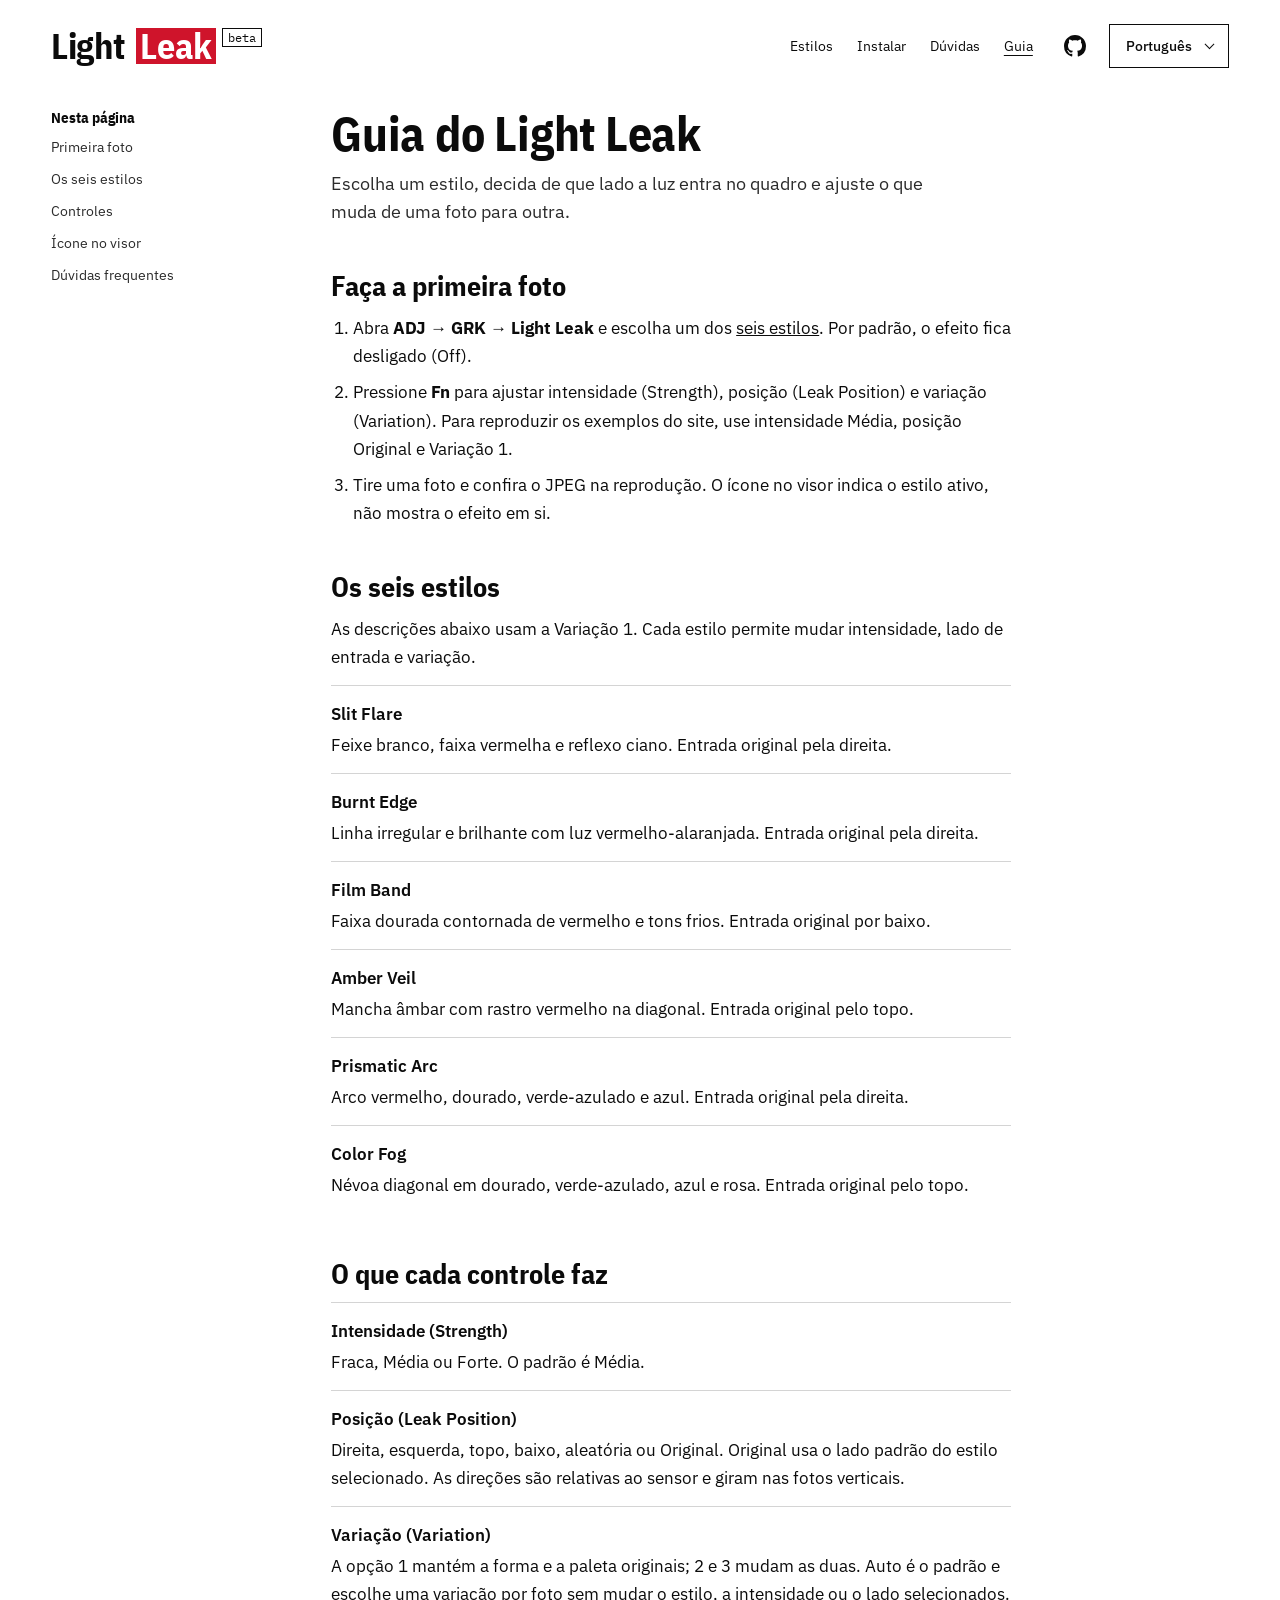
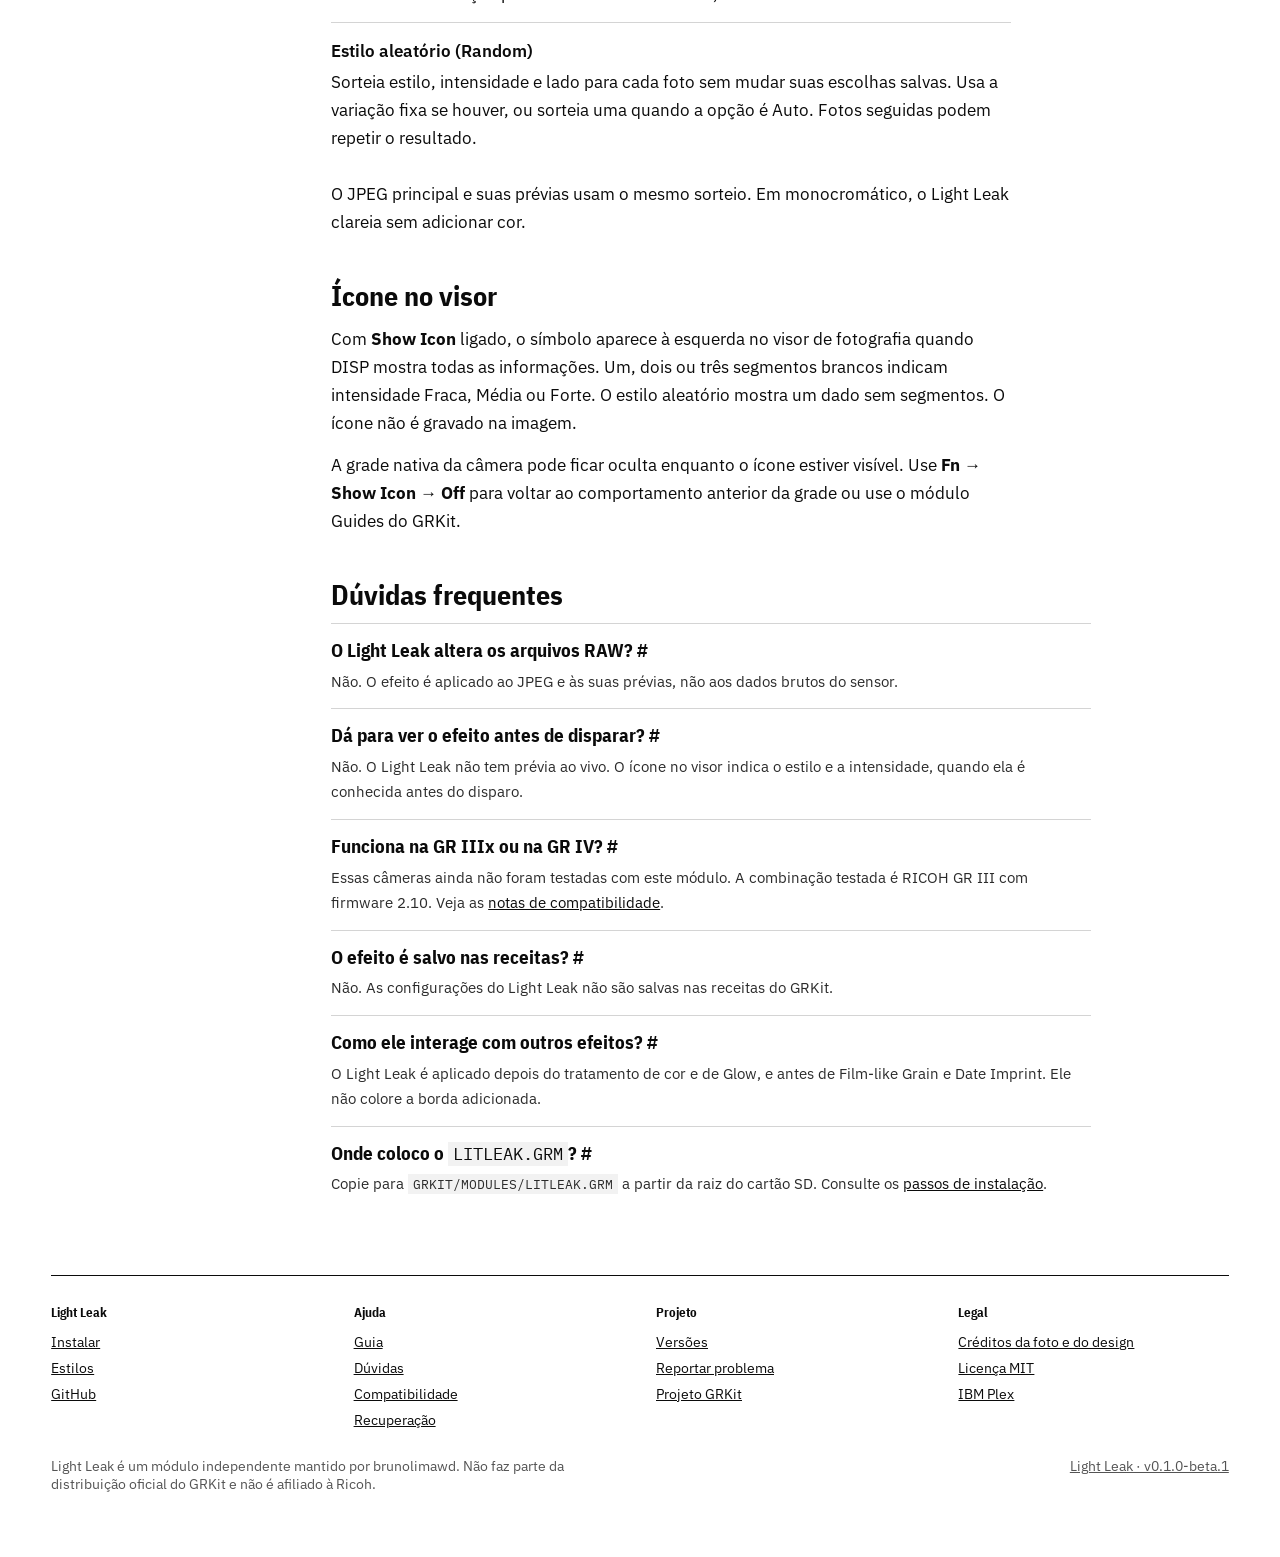
<file: pt-br/guide/index.html>
<!doctype html>
<html lang="pt-BR">
<head>
  <meta charset="utf-8">
  <!-- Google Tag Manager -->
  <script>(function(w,d,s,l,i){w[l]=w[l]||[];w[l].push({'gtm.start':
  new Date().getTime(),event:'gtm.js'});var f=d.getElementsByTagName(s)[0],
  j=d.createElement(s),dl=l!='dataLayer'?'&l='+l:'';j.async=true;j.src=
  'https://www.googletagmanager.com/gtm.js?id='+i+dl;f.parentNode.insertBefore(j,f);
  })(window,document,'script','dataLayer','GTM-52MK6S86');</script>
  <!-- End Google Tag Manager -->
  <meta name="viewport" content="width=device-width, initial-scale=1">
  <title>Guia do Light Leak — estilos, variações e dúvidas frequentes</title>
  <meta name="description" content="Use o Light Leak pelo menu do GRKit na RICOH GR III. Entenda os controles e tire dúvidas sobre RAW, prévia ao vivo, receitas e compatibilidade.">
  <link rel="canonical" href="https://brunolimawd.github.io/grkit-light-leak/pt-br/guide/">
  <link rel="alternate" hreflang="en" href="https://brunolimawd.github.io/grkit-light-leak/guide/">
  <link rel="alternate" hreflang="pt-BR" href="https://brunolimawd.github.io/grkit-light-leak/pt-br/guide/">
  <link rel="alternate" hreflang="zh-Hans" href="https://brunolimawd.github.io/grkit-light-leak/zh-hans/guide/">
  <link rel="alternate" hreflang="x-default" href="https://brunolimawd.github.io/grkit-light-leak/guide/">
  <meta property="og:type" content="website">
  <meta property="og:site_name" content="Light Leak for GRKit">
  <meta property="og:title" content="Guia do Light Leak — estilos, variações e dúvidas frequentes">
  <meta property="og:description" content="Escolha um estilo, ajuste a intensidade e a direção e veja o que o Light Leak muda na câmera.">
  <meta property="og:url" content="https://brunolimawd.github.io/grkit-light-leak/pt-br/guide/">
  <meta property="og:locale" content="pt_BR">
  <meta property="og:locale:alternate" content="en_US">
  <meta property="og:locale:alternate" content="zh_CN">
  <meta property="og:image" content="https://brunolimawd.github.io/grkit-light-leak/assets/share.jpg">
  <meta property="og:image:width" content="1200">
  <meta property="og:image:height" content="630">
  <meta property="og:image:alt" content="Um food truck com toldo listrado e clientes do lado de fora — Slit Flare">
  <meta name="twitter:card" content="summary_large_image">
  <link rel="icon" type="image/svg+xml" href="../../assets/mark.svg">
  <link rel="stylesheet" href="../../assets/site.css">
  <script defer src="../../assets/site.js"></script>
</head>
<body class="page">
  <!-- Google Tag Manager (noscript) -->
  <noscript><iframe src="https://www.googletagmanager.com/ns.html?id=GTM-52MK6S86"
  height="0" width="0" style="display:none;visibility:hidden" title="Google Tag Manager"></iframe></noscript>
  <!-- End Google Tag Manager (noscript) -->
  <a class="skip" href="#main">Pular para o conteúdo</a>
  <header class="masthead">
    <div class="masthead-top">
      <div class="masthead-title">
        <a class="masthead-name" href="../../pt-br/">Light <span class="kit">Leak</span></a>
        <a class="masthead-version" href="https://github.com/brunolimawd/grkit-light-leak/releases">beta</a>
      </div>
      <div class="languages">
        <nav class="masthead-nav" aria-label="Navegação principal">
          <a href="../../pt-br/#looks">Estilos</a>
          <a href="../../pt-br/install/">Instalar</a>
          <a href="../../pt-br/#faq">Dúvidas</a>
          <a href="../../pt-br/guide/" aria-current="page">Guia</a>
        </nav>
        <a class="github" href="https://github.com/brunolimawd/grkit-light-leak" aria-label="GitHub">
          <img src="../../assets/github.svg" width="22" height="22" alt="">
        </a>
        <nav class="language-fallback" aria-label="Idioma">
          <a href="../../guide/" lang="en" hreflang="en">English</a>
          <a href="../../zh-hans/guide/" lang="zh-Hans" hreflang="zh-Hans">简体中文</a>
        </nav>
        <span class="language-select" hidden>
          <select class="button" aria-label="Idioma" data-language>
            <option value="../../guide/" lang="en">English</option>
            <option value="../../pt-br/guide/" lang="pt-BR" selected>Português</option>
            <option value="../../zh-hans/guide/" lang="zh-Hans">简体中文</option>
          </select>
        </span>
      </div>
    </div>
  </header>

  <main id="main" tabindex="-1">
    <div class="docs-layout">
      <nav class="docs-side" aria-label="Nesta página">
        <h2>Nesta página</h2>
        <ul>
          <li><a href="#first-shot">Primeira foto</a></li>
          <li><a href="#styles">Os seis estilos</a></li>
          <li><a href="#controls">Controles</a></li>
          <li><a href="#viewfinder">Ícone no visor</a></li>
          <li><a href="#faq">Dúvidas frequentes</a></li>
        </ul>
      </nav>
      <article class="doc" aria-label="Como usar o módulo">
        <h1>Guia do Light Leak</h1>
        <p class="docs-lead">Escolha um estilo, decida de que lado a luz entra no quadro e ajuste o que muda de uma foto para outra.</p>

        <section id="first-shot" aria-labelledby="first-shot-title">
          <h2 id="first-shot-title">Faça a primeira foto</h2>
          <ol>
            <li>Abra <strong>ADJ → GRK → Light Leak</strong> e escolha um dos <a href="../#looks">seis estilos</a>. Por padrão, o efeito fica desligado (<span lang="en">Off</span>).</li>
            <li>Pressione <strong>Fn</strong> para ajustar intensidade (<span lang="en">Strength</span>), posição (<span lang="en">Leak Position</span>) e variação (<span lang="en">Variation</span>). Para reproduzir os exemplos do site, use intensidade Média, posição Original e Variação 1.</li>
            <li>Tire uma foto e confira o JPEG na reprodução. O ícone no visor indica o estilo ativo, não mostra o efeito em si.</li>
          </ol>
        </section>

        <section id="styles" aria-labelledby="styles-title">
          <h2 id="styles-title">Os seis estilos</h2>
          <p>As descrições abaixo usam a Variação 1. Cada estilo permite mudar intensidade, lado de entrada e variação.</p>
          <dl class="settings">
            <div><dt lang="en">Slit Flare</dt><dd>Feixe branco, faixa vermelha e reflexo ciano. Entrada original pela direita.</dd></div>
            <div><dt lang="en">Burnt Edge</dt><dd>Linha irregular e brilhante com luz vermelho-alaranjada. Entrada original pela direita.</dd></div>
            <div><dt lang="en">Film Band</dt><dd>Faixa dourada contornada de vermelho e tons frios. Entrada original por baixo.</dd></div>
            <div><dt lang="en">Amber Veil</dt><dd>Mancha âmbar com rastro vermelho na diagonal. Entrada original pelo topo.</dd></div>
            <div><dt lang="en">Prismatic Arc</dt><dd>Arco vermelho, dourado, verde-azulado e azul. Entrada original pela direita.</dd></div>
            <div><dt lang="en">Color Fog</dt><dd>Névoa diagonal em dourado, verde-azulado, azul e rosa. Entrada original pelo topo.</dd></div>
          </dl>
        </section>

        <section id="controls" aria-labelledby="controls-title">
          <h2 id="controls-title">O que cada controle faz</h2>
          <dl class="settings">
            <div><dt>Intensidade (<span lang="en">Strength</span>)</dt><dd>Fraca, Média ou Forte. O padrão é Média.</dd></div>
            <div><dt>Posição (<span lang="en">Leak Position</span>)</dt><dd>Direita, esquerda, topo, baixo, aleatória ou Original. Original usa o lado padrão do estilo selecionado. As direções são relativas ao sensor e giram nas fotos verticais.</dd></div>
            <div><dt>Variação (<span lang="en">Variation</span>)</dt><dd>A opção 1 mantém a forma e a paleta originais; 2 e 3 mudam as duas. Auto é o padrão e escolhe uma variação por foto sem mudar o estilo, a intensidade ou o lado selecionados.</dd></div>
            <div><dt>Estilo aleatório (<span lang="en">Random</span>)</dt><dd>Sorteia estilo, intensidade e lado para cada foto sem mudar suas escolhas salvas. Usa a variação fixa se houver, ou sorteia uma quando a opção é Auto. Fotos seguidas podem repetir o resultado.</dd></div>
          </dl>
          <p>O JPEG principal e suas prévias usam o mesmo sorteio. Em monocromático, o Light Leak clareia sem adicionar cor.</p>
        </section>

        <section id="viewfinder" aria-labelledby="viewfinder-title">
          <h2 id="viewfinder-title">Ícone no visor</h2>
          <p>Com <strong lang="en">Show Icon</strong> ligado, o símbolo aparece à esquerda no visor de fotografia quando DISP mostra todas as informações. Um, dois ou três segmentos brancos indicam intensidade Fraca, Média ou Forte. O estilo aleatório mostra um dado sem segmentos. O ícone não é gravado na imagem.</p>
          <p>A grade nativa da câmera pode ficar oculta enquanto o ícone estiver visível. Use <strong>Fn → <span lang="en">Show Icon → Off</span></strong> para voltar ao comportamento anterior da grade ou use o módulo Guides do GRKit.</p>
        </section>

        <section id="faq" aria-labelledby="faq-title">
          <h2 id="faq-title">Dúvidas frequentes</h2>
          <div class="faq">
            <div id="raw"><h3><a href="#raw">O Light Leak altera os arquivos RAW? <span class="arrow" aria-hidden="true">#</span></a></h3><p>Não. O efeito é aplicado ao JPEG e às suas prévias, não aos dados brutos do sensor.</p></div>
            <div id="live-view"><h3><a href="#live-view">Dá para ver o efeito antes de disparar? <span class="arrow" aria-hidden="true">#</span></a></h3><p>Não. O Light Leak não tem prévia ao vivo. O ícone no visor indica o estilo e a intensidade, quando ela é conhecida antes do disparo.</p></div>
            <div id="gr-iiix-gr-iv"><h3><a href="#gr-iiix-gr-iv">Funciona na GR IIIx ou na GR IV? <span class="arrow" aria-hidden="true">#</span></a></h3><p>Essas câmeras ainda não foram testadas com este módulo. A combinação testada é RICOH GR III com firmware 2.10. Veja as <a href="../install/#compatibility">notas de compatibilidade</a>.</p></div>
            <div id="recipes"><h3><a href="#recipes">O efeito é salvo nas receitas? <span class="arrow" aria-hidden="true">#</span></a></h3><p>Não. As configurações do Light Leak não são salvas nas receitas do GRKit.</p></div>
            <div id="timing"><h3><a href="#timing">Como ele interage com outros efeitos? <span class="arrow" aria-hidden="true">#</span></a></h3><p>O Light Leak é aplicado depois do tratamento de cor e de Glow, e antes de Film-like Grain e Date Imprint. Ele não colore a borda adicionada.</p></div>
            <div id="file-path"><h3><a href="#file-path">Onde coloco o <code>LITLEAK.GRM</code>? <span class="arrow" aria-hidden="true">#</span></a></h3><p>Copie para <code>GRKIT/MODULES/LITLEAK.GRM</code> a partir da raiz do cartão SD. Consulte os <a href="../install/#install">passos de instalação</a>.</p></div>
          </div>
        </section>
      </article>
    </div>
  </main>

  <footer class="footer">
    <div class="footer-links">
      <div class="footer-group">
        <p class="footer-heading">Light Leak</p>
        <ul>
          <li><a href="../../pt-br/install/">Instalar</a></li>
          <li><a href="../../pt-br/#looks">Estilos</a></li>
          <li><a href="https://github.com/brunolimawd/grkit-light-leak">GitHub</a></li>
        </ul>
      </div>
      <div class="footer-group">
        <p class="footer-heading">Ajuda</p>
        <ul>
          <li><a href="../../pt-br/guide/">Guia</a></li>
          <li><a href="../../pt-br/#faq">Dúvidas</a></li>
          <li><a href="../../pt-br/install/#compatibility">Compatibilidade</a></li>
          <li><a href="https://grkit.app/docs/recovery/">Recuperação</a></li>
        </ul>
      </div>
      <div class="footer-group">
        <p class="footer-heading">Projeto</p>
        <ul>
          <li><a href="https://github.com/brunolimawd/grkit-light-leak/releases">Versões</a></li>
          <li><a href="https://github.com/brunolimawd/grkit-light-leak/issues">Reportar problema</a></li>
          <li><a href="https://grkit.app/">Projeto GRKit</a></li>
        </ul>
      </div>
      <div class="footer-group">
        <p class="footer-heading">Legal</p>
        <ul>
          <li><a href="https://github.com/brunolimawd/grkit-light-leak/tree/gh-pages#sample-photo-and-credits">Créditos da foto e do design</a></li>
          <li><a href="https://github.com/brunolimawd/grkit-light-leak/blob/gh-pages/LICENSE">Licença MIT</a></li>
          <li><a href="../../assets/IBM-Plex-OFL.txt">IBM Plex</a></li>
        </ul>
      </div>
    </div>
    <div class="footer-meta">
      <p>Light Leak é um módulo independente mantido por brunolimawd. Não faz parte da distribuição oficial do GRKit e não é afiliado à Ricoh.</p>
      <a href="https://github.com/brunolimawd/grkit-light-leak/releases">Light Leak · v0.1.0-beta.1</a>
    </div>
  </footer>
</body>
</html>
</file>
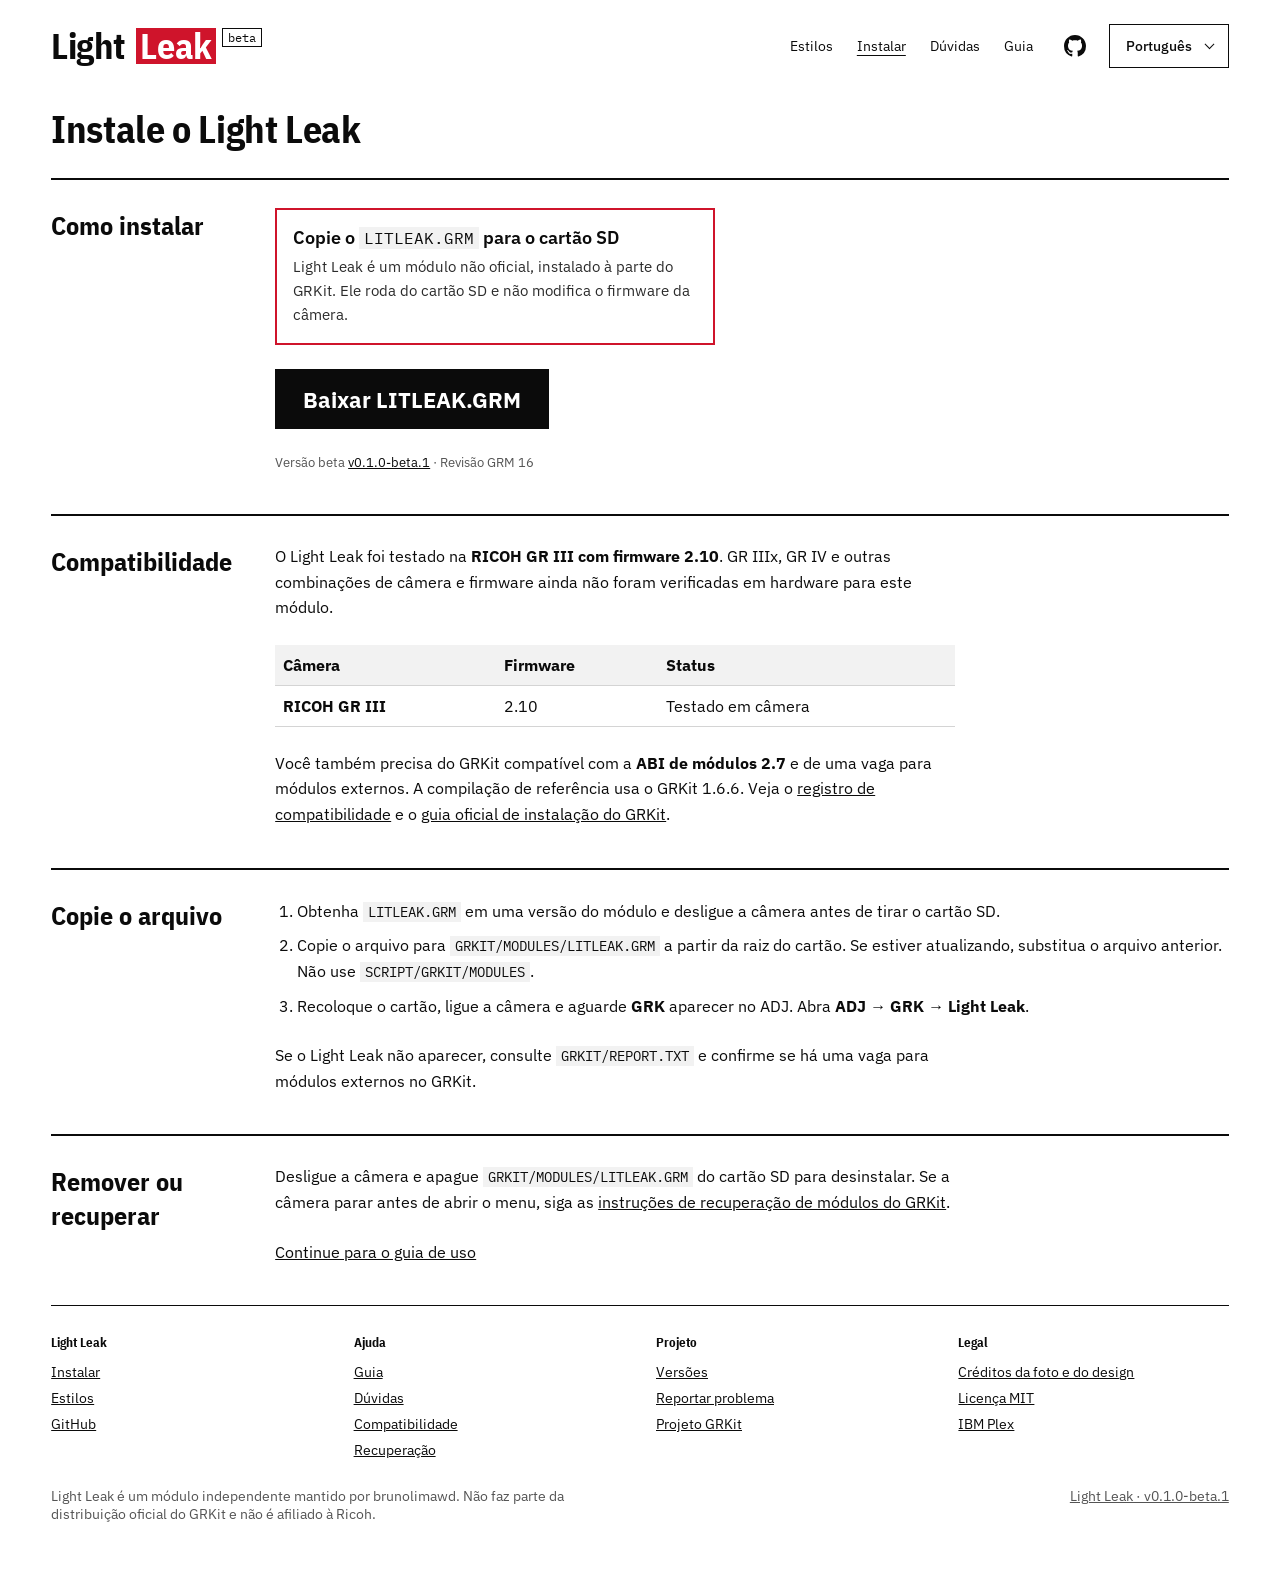
<file: pt-br/install/index.html>
<!doctype html>
<html lang="pt-BR">
<head>
  <meta charset="utf-8">
  <!-- Google Tag Manager -->
  <script>(function(w,d,s,l,i){w[l]=w[l]||[];w[l].push({'gtm.start':
  new Date().getTime(),event:'gtm.js'});var f=d.getElementsByTagName(s)[0],
  j=d.createElement(s),dl=l!='dataLayer'?'&l='+l:'';j.async=true;j.src=
  'https://www.googletagmanager.com/gtm.js?id='+i+dl;f.parentNode.insertBefore(j,f);
  })(window,document,'script','dataLayer','GTM-52MK6S86');</script>
  <!-- End Google Tag Manager -->
  <meta name="viewport" content="width=device-width, initial-scale=1">
  <title>Como instalar o Light Leak para GRKit na RICOH GR III</title>
  <meta name="description" content="Confira a compatibilidade e os requisitos do GRKit. Veja onde copiar o LITLEAK.GRM no cartão SD e como atualizar ou remover o módulo.">
  <link rel="canonical" href="https://brunolimawd.github.io/grkit-light-leak/pt-br/install/">
  <link rel="alternate" hreflang="en" href="https://brunolimawd.github.io/grkit-light-leak/install/">
  <link rel="alternate" hreflang="pt-BR" href="https://brunolimawd.github.io/grkit-light-leak/pt-br/install/">
  <link rel="alternate" hreflang="zh-Hans" href="https://brunolimawd.github.io/grkit-light-leak/zh-hans/install/">
  <link rel="alternate" hreflang="x-default" href="https://brunolimawd.github.io/grkit-light-leak/install/">
  <meta property="og:type" content="website">
  <meta property="og:site_name" content="Light Leak for GRKit">
  <meta property="og:title" content="Como instalar o Light Leak para GRKit na RICOH GR III">
  <meta property="og:description" content="Câmera e firmware testados, caminho no cartão SD e passos para instalar ou remover o Light Leak.">
  <meta property="og:url" content="https://brunolimawd.github.io/grkit-light-leak/pt-br/install/">
  <meta property="og:locale" content="pt_BR">
  <meta property="og:locale:alternate" content="en_US">
  <meta property="og:locale:alternate" content="zh_CN">
  <meta property="og:image" content="https://brunolimawd.github.io/grkit-light-leak/assets/share.jpg">
  <meta property="og:image:width" content="1200">
  <meta property="og:image:height" content="630">
  <meta property="og:image:alt" content="Um food truck com toldo listrado e clientes do lado de fora — Slit Flare">
  <meta name="twitter:card" content="summary_large_image">
  <link rel="icon" type="image/svg+xml" href="../../assets/mark.svg">
  <link rel="stylesheet" href="../../assets/site.css">
  <script defer src="../../assets/site.js"></script>
</head>
<body class="page">
  <!-- Google Tag Manager (noscript) -->
  <noscript><iframe src="https://www.googletagmanager.com/ns.html?id=GTM-52MK6S86"
  height="0" width="0" style="display:none;visibility:hidden" title="Google Tag Manager"></iframe></noscript>
  <!-- End Google Tag Manager (noscript) -->
  <a class="skip" href="#main">Pular para o conteúdo</a>
  <header class="masthead">
    <div class="masthead-top">
      <div class="masthead-title">
        <a class="masthead-name" href="../../pt-br/">Light <span class="kit">Leak</span></a>
        <a class="masthead-version" href="https://github.com/brunolimawd/grkit-light-leak/releases">beta</a>
      </div>
      <div class="languages">
        <nav class="masthead-nav" aria-label="Navegação principal">
          <a href="../../pt-br/#looks">Estilos</a>
          <a href="../../pt-br/install/" aria-current="page">Instalar</a>
          <a href="../../pt-br/#faq">Dúvidas</a>
          <a href="../../pt-br/guide/">Guia</a>
        </nav>
        <a class="github" href="https://github.com/brunolimawd/grkit-light-leak" aria-label="GitHub">
          <img src="../../assets/github.svg" width="22" height="22" alt="">
        </a>
        <nav class="language-fallback" aria-label="Idioma">
          <a href="../../install/" lang="en" hreflang="en">English</a>
          <a href="../../zh-hans/install/" lang="zh-Hans" hreflang="zh-Hans">简体中文</a>
        </nav>
        <span class="language-select" hidden>
          <select class="button" aria-label="Idioma" data-language>
            <option value="../../install/" lang="en">English</option>
            <option value="../../pt-br/install/" lang="pt-BR" selected>Português</option>
            <option value="../../zh-hans/install/" lang="zh-Hans">简体中文</option>
          </select>
        </span>
      </div>
    </div>
  </header>

  <main id="main" class="install-main" tabindex="-1">
    <h1 class="install-title">Instale o Light Leak</h1>

    <section class="section" id="download" aria-labelledby="download-title">
      <h2 id="download-title">Como instalar</h2>
      <div class="section-body">
        <div class="install-method">
          <h3>Copie o <code>LITLEAK.GRM</code> para o cartão SD</h3>
          <p>Light Leak é um módulo não oficial, instalado à parte do GRKit. Ele roda do cartão SD e não modifica o firmware da câmera.</p>
        </div>
        <a class="download landing-install landing-safe-install" href="https://github.com/brunolimawd/grkit-light-leak/releases/download/v0.1.0-beta.1/LITLEAK.GRM">Baixar LITLEAK.GRM</a>
        <p class="note">Versão beta <a href="https://github.com/brunolimawd/grkit-light-leak/releases/tag/v0.1.0-beta.1">v0.1.0-beta.1</a> · Revisão GRM 16</p>
      </div>
    </section>

    <section class="section" id="compatibility" aria-labelledby="compatibility-title">
      <h2 id="compatibility-title">Compatibilidade</h2>
      <div class="section-body">
          <p>O Light Leak foi testado na <strong>RICOH GR III com firmware 2.10</strong>. GR IIIx, GR IV e outras combinações de câmera e firmware ainda não foram verificadas em hardware para este módulo.</p>
          <table class="table" aria-label="Validação do Light Leak em câmera">
            <thead><tr><th scope="col">Câmera</th><th scope="col">Firmware</th><th scope="col">Status</th></tr></thead>
            <tbody><tr><th scope="row">RICOH GR III</th><td>2.10</td><td>Testado em câmera</td></tr></tbody>
          </table>
          <p>Você também precisa do GRKit compatível com a <strong>ABI de módulos 2.7</strong> e de uma vaga para módulos externos. A compilação de referência usa o GRKit 1.6.6. Veja o <a href="https://github.com/brunolimawd/grkit-light-leak#compatibility">registro de compatibilidade</a> e o <a href="https://grkit.app/install/">guia oficial de instalação do GRKit</a>.</p>
      </div>
    </section>

    <section class="section" id="install" aria-labelledby="install-title">
      <h2 id="install-title">Copie o arquivo</h2>
      <div class="section-body">
          <ol>
            <li>Obtenha <code>LITLEAK.GRM</code> em uma versão do módulo e desligue a câmera antes de tirar o cartão SD.</li>
            <li>Copie o arquivo para <code>GRKIT/MODULES/LITLEAK.GRM</code> a partir da raiz do cartão. Se estiver atualizando, substitua o arquivo anterior. Não use <code>SCRIPT/GRKIT/MODULES</code>.</li>
            <li>Recoloque o cartão, ligue a câmera e aguarde <strong>GRK</strong> aparecer no ADJ. Abra <strong>ADJ → GRK → Light Leak</strong>.</li>
          </ol>
          <p>Se o Light Leak não aparecer, consulte <code>GRKIT/REPORT.TXT</code> e confirme se há uma vaga para módulos externos no GRKit.</p>
      </div>
    </section>

    <section class="section" id="remove" aria-labelledby="remove-title">
      <h2 id="remove-title">Remover ou recuperar</h2>
      <div class="section-body">
          <p>Desligue a câmera e apague <code>GRKIT/MODULES/LITLEAK.GRM</code> do cartão SD para desinstalar. Se a câmera parar antes de abrir o menu, siga as <a href="https://github.com/ahonn/grkit/blob/61dd9a697668d809939c2a75d402d76e418ff6fc/docs/modules.md#if-the-camera-stops-at-power-on">instruções de recuperação de módulos do GRKit</a>.</p>
          <p><a href="../guide/">Continue para o guia de uso</a></p>
      </div>
    </section>
  </main>

  <footer class="footer">
    <div class="footer-links">
      <div class="footer-group">
        <p class="footer-heading">Light Leak</p>
        <ul>
          <li><a href="../../pt-br/install/">Instalar</a></li>
          <li><a href="../../pt-br/#looks">Estilos</a></li>
          <li><a href="https://github.com/brunolimawd/grkit-light-leak">GitHub</a></li>
        </ul>
      </div>
      <div class="footer-group">
        <p class="footer-heading">Ajuda</p>
        <ul>
          <li><a href="../../pt-br/guide/">Guia</a></li>
          <li><a href="../../pt-br/#faq">Dúvidas</a></li>
          <li><a href="../../pt-br/install/#compatibility">Compatibilidade</a></li>
          <li><a href="https://grkit.app/docs/recovery/">Recuperação</a></li>
        </ul>
      </div>
      <div class="footer-group">
        <p class="footer-heading">Projeto</p>
        <ul>
          <li><a href="https://github.com/brunolimawd/grkit-light-leak/releases">Versões</a></li>
          <li><a href="https://github.com/brunolimawd/grkit-light-leak/issues">Reportar problema</a></li>
          <li><a href="https://grkit.app/">Projeto GRKit</a></li>
        </ul>
      </div>
      <div class="footer-group">
        <p class="footer-heading">Legal</p>
        <ul>
          <li><a href="https://github.com/brunolimawd/grkit-light-leak/tree/gh-pages#sample-photo-and-credits">Créditos da foto e do design</a></li>
          <li><a href="https://github.com/brunolimawd/grkit-light-leak/blob/gh-pages/LICENSE">Licença MIT</a></li>
          <li><a href="../../assets/IBM-Plex-OFL.txt">IBM Plex</a></li>
        </ul>
      </div>
    </div>
    <div class="footer-meta">
      <p>Light Leak é um módulo independente mantido por brunolimawd. Não faz parte da distribuição oficial do GRKit e não é afiliado à Ricoh.</p>
      <a href="https://github.com/brunolimawd/grkit-light-leak/releases">Light Leak · v0.1.0-beta.1</a>
    </div>
  </footer>
</body>
</html>
</file>
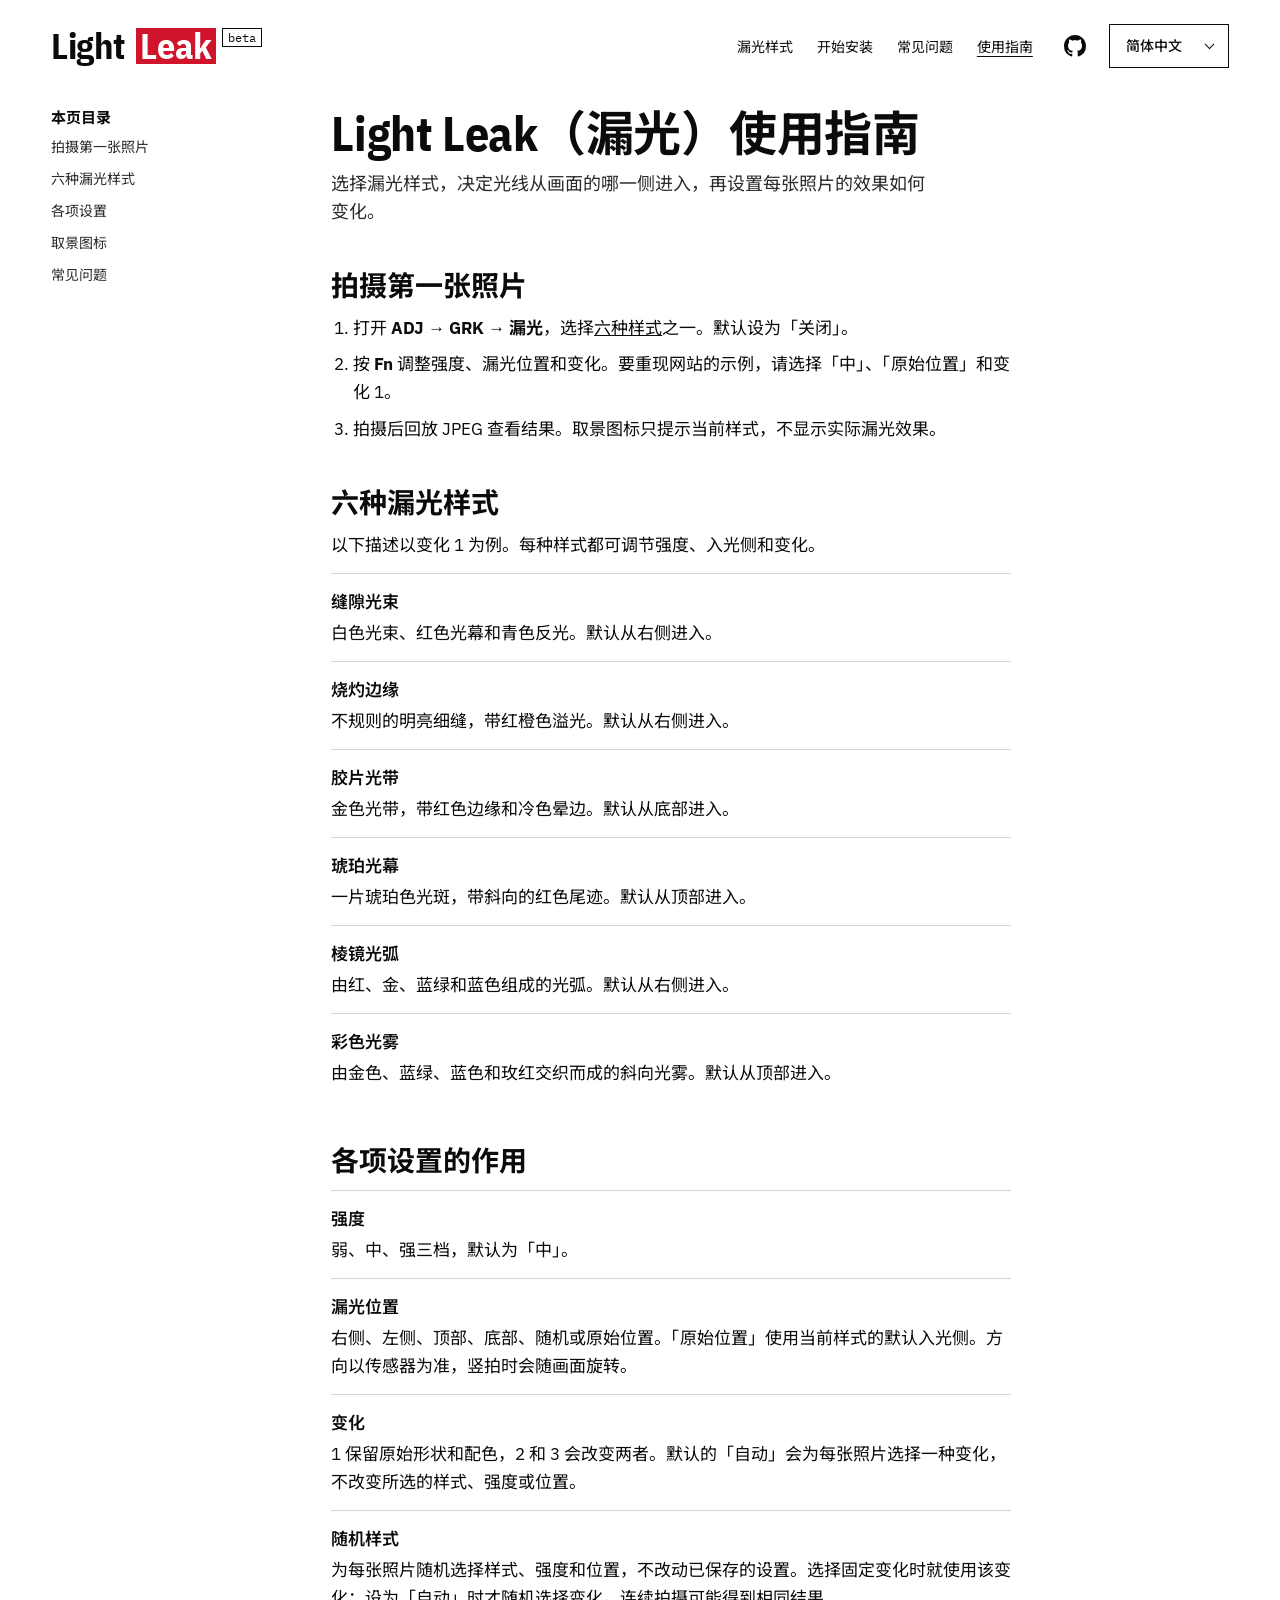
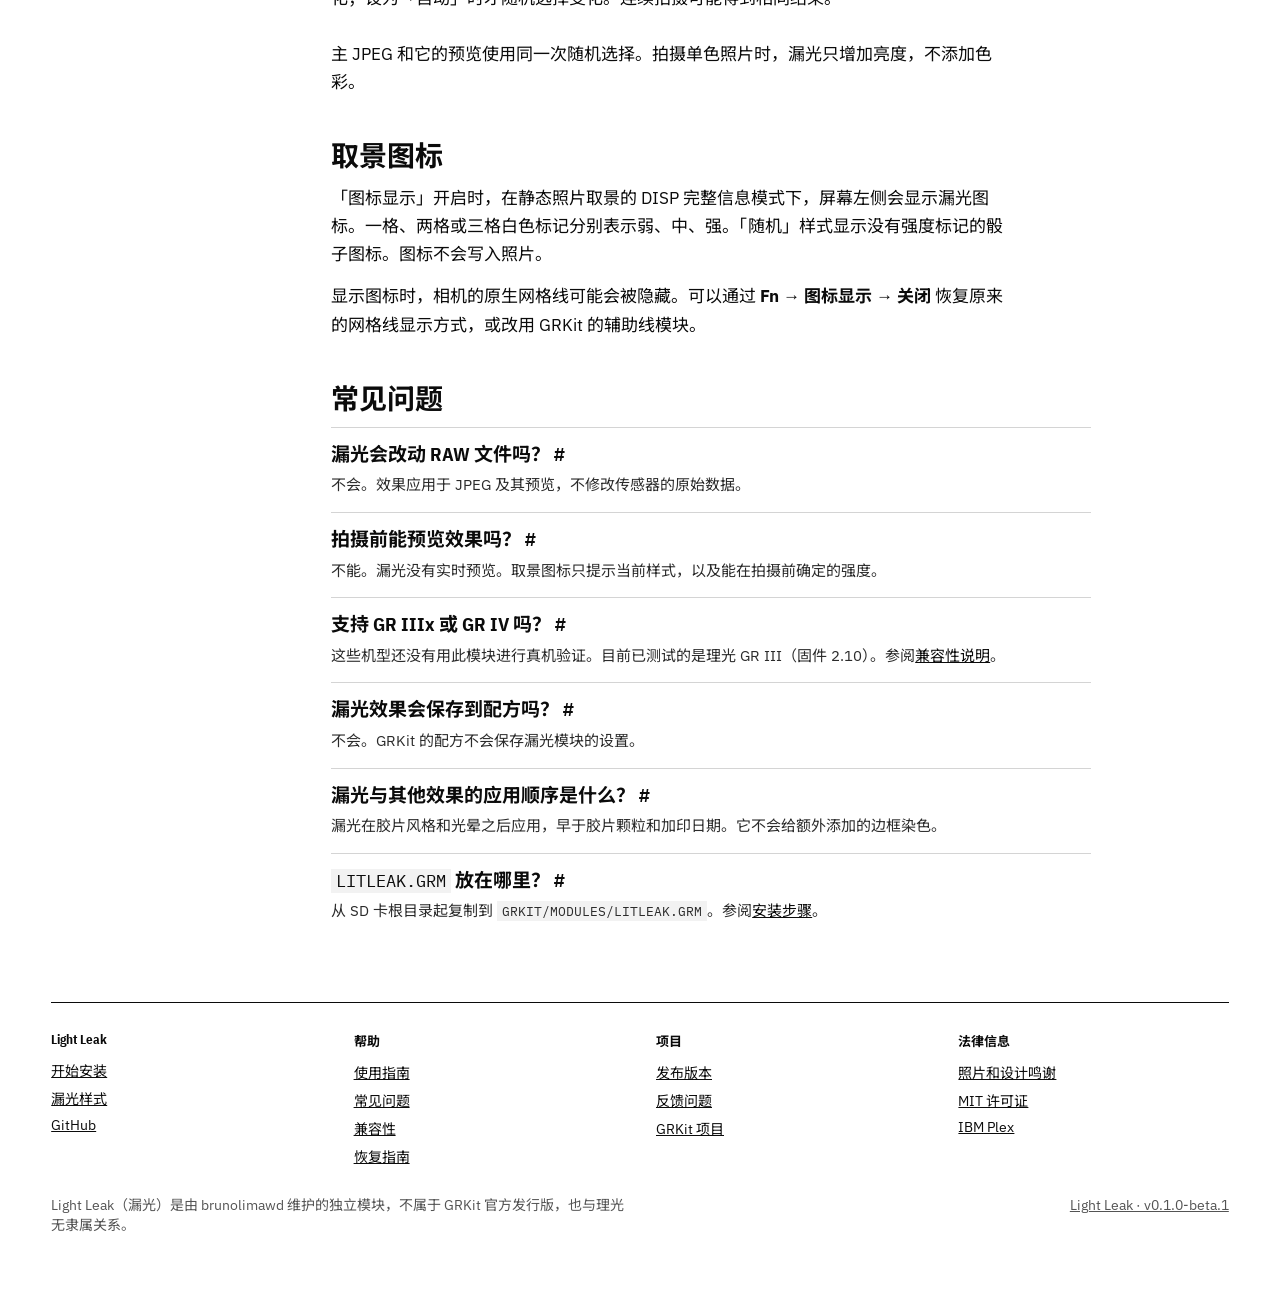
<file: zh-hans/guide/index.html>
<!doctype html>
<html lang="zh-Hans">
<head>
  <meta charset="utf-8">
  <!-- Google Tag Manager -->
  <script>(function(w,d,s,l,i){w[l]=w[l]||[];w[l].push({'gtm.start':
  new Date().getTime(),event:'gtm.js'});var f=d.getElementsByTagName(s)[0],
  j=d.createElement(s),dl=l!='dataLayer'?'&l='+l:'';j.async=true;j.src=
  'https://www.googletagmanager.com/gtm.js?id='+i+dl;f.parentNode.insertBefore(j,f);
  })(window,document,'script','dataLayer','GTM-52MK6S86');</script>
  <!-- End Google Tag Manager -->
  <meta name="viewport" content="width=device-width, initial-scale=1">
  <title>Light Leak（漏光）使用指南 — 样式、设置和常见问题</title>
  <meta name="description" content="了解如何在理光 GR III 的 GRKit 菜单里使用漏光模块，选择样式、强度、位置和变化，并查看有关 RAW、取景预览和配方的常见问题。">
  <link rel="canonical" href="https://brunolimawd.github.io/grkit-light-leak/zh-hans/guide/">
  <link rel="alternate" hreflang="en" href="https://brunolimawd.github.io/grkit-light-leak/guide/">
  <link rel="alternate" hreflang="pt-BR" href="https://brunolimawd.github.io/grkit-light-leak/pt-br/guide/">
  <link rel="alternate" hreflang="zh-Hans" href="https://brunolimawd.github.io/grkit-light-leak/zh-hans/guide/">
  <link rel="alternate" hreflang="x-default" href="https://brunolimawd.github.io/grkit-light-leak/guide/">
  <meta property="og:type" content="website">
  <meta property="og:site_name" content="Light Leak for GRKit">
  <meta property="og:title" content="Light Leak（漏光）使用指南 — 样式、设置和常见问题">
  <meta property="og:description" content="选择一种漏光样式，设置强度和入光方向，并了解模块如何处理 JPEG 和预览。">
  <meta property="og:url" content="https://brunolimawd.github.io/grkit-light-leak/zh-hans/guide/">
  <meta property="og:locale" content="zh_CN">
  <meta property="og:locale:alternate" content="en_US">
  <meta property="og:locale:alternate" content="pt_BR">
  <meta property="og:image" content="https://brunolimawd.github.io/grkit-light-leak/assets/share.jpg">
  <meta property="og:image:width" content="1200">
  <meta property="og:image:height" content="630">
  <meta property="og:image:alt" content="带条纹遮阳篷的餐车和站在车外的顾客 — 缝隙光束">
  <meta name="twitter:card" content="summary_large_image">
  <link rel="icon" type="image/svg+xml" href="../../assets/mark.svg">
  <link rel="stylesheet" href="../../assets/site.css">
  <script defer src="../../assets/site.js"></script>
</head>
<body class="page">
  <!-- Google Tag Manager (noscript) -->
  <noscript><iframe src="https://www.googletagmanager.com/ns.html?id=GTM-52MK6S86"
  height="0" width="0" style="display:none;visibility:hidden" title="Google Tag Manager"></iframe></noscript>
  <!-- End Google Tag Manager (noscript) -->
  <a class="skip" href="#main">跳到主要内容</a>
  <header class="masthead">
    <div class="masthead-top">
      <div class="masthead-title">
        <a class="masthead-name" href="../../zh-hans/">Light <span class="kit">Leak</span></a>
        <a class="masthead-version" href="https://github.com/brunolimawd/grkit-light-leak/releases">beta</a>
      </div>
      <div class="languages">
        <nav class="masthead-nav" aria-label="主导航">
          <a href="../../zh-hans/#looks">漏光样式</a>
          <a href="../../zh-hans/install/">开始安装</a>
          <a href="../../zh-hans/#faq">常见问题</a>
          <a href="../../zh-hans/guide/" aria-current="page">使用指南</a>
        </nav>
        <a class="github" href="https://github.com/brunolimawd/grkit-light-leak" aria-label="GitHub">
          <img src="../../assets/github.svg" width="22" height="22" alt="">
        </a>
        <nav class="language-fallback" aria-label="语言">
          <a href="../../guide/" lang="en" hreflang="en">English</a>
          <a href="../../pt-br/guide/" lang="pt-BR" hreflang="pt-BR">Português</a>
        </nav>
        <span class="language-select" hidden>
          <select class="button" aria-label="语言" data-language>
            <option value="../../guide/" lang="en">English</option>
            <option value="../../pt-br/guide/" lang="pt-BR">Português</option>
            <option value="../../zh-hans/guide/" lang="zh-Hans" selected>简体中文</option>
          </select>
        </span>
      </div>
    </div>
  </header>

  <main id="main" tabindex="-1">
    <div class="docs-layout">
      <nav class="docs-side" aria-label="本页目录">
        <h2>本页目录</h2>
        <ul>
          <li><a href="#first-shot">拍摄第一张照片</a></li>
          <li><a href="#styles">六种漏光样式</a></li>
          <li><a href="#controls">各项设置</a></li>
          <li><a href="#viewfinder">取景图标</a></li>
          <li><a href="#faq">常见问题</a></li>
        </ul>
      </nav>
      <article class="doc" aria-label="模块使用说明">
        <h1>Light Leak（漏光）使用指南</h1>
        <p class="docs-lead">选择漏光样式，决定光线从画面的哪一侧进入，再设置每张照片的效果如何变化。</p>

        <section id="first-shot" aria-labelledby="first-shot-title">
          <h2 id="first-shot-title">拍摄第一张照片</h2>
          <ol>
            <li>打开 <strong>ADJ → GRK → 漏光</strong>，选择<a href="../#looks">六种样式</a>之一。默认设为「关闭」。</li>
            <li>按 <strong>Fn</strong> 调整强度、漏光位置和变化。要重现网站的示例，请选择「中」、「原始位置」和变化 1。</li>
            <li>拍摄后回放 JPEG 查看结果。取景图标只提示当前样式，不显示实际漏光效果。</li>
          </ol>
        </section>

        <section id="styles" aria-labelledby="styles-title">
          <h2 id="styles-title">六种漏光样式</h2>
          <p>以下描述以变化 1 为例。每种样式都可调节强度、入光侧和变化。</p>
          <dl class="settings">
            <div><dt>缝隙光束</dt><dd>白色光束、红色光幕和青色反光。默认从右侧进入。</dd></div>
            <div><dt>烧灼边缘</dt><dd>不规则的明亮细缝，带红橙色溢光。默认从右侧进入。</dd></div>
            <div><dt>胶片光带</dt><dd>金色光带，带红色边缘和冷色晕边。默认从底部进入。</dd></div>
            <div><dt>琥珀光幕</dt><dd>一片琥珀色光斑，带斜向的红色尾迹。默认从顶部进入。</dd></div>
            <div><dt>棱镜光弧</dt><dd>由红、金、蓝绿和蓝色组成的光弧。默认从右侧进入。</dd></div>
            <div><dt>彩色光雾</dt><dd>由金色、蓝绿、蓝色和玫红交织而成的斜向光雾。默认从顶部进入。</dd></div>
          </dl>
        </section>

        <section id="controls" aria-labelledby="controls-title">
          <h2 id="controls-title">各项设置的作用</h2>
          <dl class="settings">
            <div><dt>强度</dt><dd>弱、中、强三档，默认为「中」。</dd></div>
            <div><dt>漏光位置</dt><dd>右侧、左侧、顶部、底部、随机或原始位置。「原始位置」使用当前样式的默认入光侧。方向以传感器为准，竖拍时会随画面旋转。</dd></div>
            <div><dt>变化</dt><dd>1 保留原始形状和配色，2 和 3 会改变两者。默认的「自动」会为每张照片选择一种变化，不改变所选的样式、强度或位置。</dd></div>
            <div><dt>随机样式</dt><dd>为每张照片随机选择样式、强度和位置，不改动已保存的设置。选择固定变化时就使用该变化；设为「自动」时才随机选择变化。连续拍摄可能得到相同结果。</dd></div>
          </dl>
          <p>主 JPEG 和它的预览使用同一次随机选择。拍摄单色照片时，漏光只增加亮度，不添加色彩。</p>
        </section>

        <section id="viewfinder" aria-labelledby="viewfinder-title">
          <h2 id="viewfinder-title">取景图标</h2>
          <p>「图标显示」开启时，在静态照片取景的 DISP 完整信息模式下，屏幕左侧会显示漏光图标。一格、两格或三格白色标记分别表示弱、中、强。「随机」样式显示没有强度标记的骰子图标。图标不会写入照片。</p>
          <p>显示图标时，相机的原生网格线可能会被隐藏。可以通过 <strong>Fn → 图标显示 → 关闭</strong> 恢复原来的网格线显示方式，或改用 GRKit 的辅助线模块。</p>
        </section>

        <section id="faq" aria-labelledby="faq-title">
          <h2 id="faq-title">常见问题</h2>
          <div class="faq">
            <div id="raw"><h3><a href="#raw">漏光会改动 RAW 文件吗？ <span class="arrow" aria-hidden="true">#</span></a></h3><p>不会。效果应用于 JPEG 及其预览，不修改传感器的原始数据。</p></div>
            <div id="live-view"><h3><a href="#live-view">拍摄前能预览效果吗？ <span class="arrow" aria-hidden="true">#</span></a></h3><p>不能。漏光没有实时预览。取景图标只提示当前样式，以及能在拍摄前确定的强度。</p></div>
            <div id="gr-iiix-gr-iv"><h3><a href="#gr-iiix-gr-iv">支持 GR IIIx 或 GR IV 吗？ <span class="arrow" aria-hidden="true">#</span></a></h3><p>这些机型还没有用此模块进行真机验证。目前已测试的是理光 GR III（固件 2.10）。参阅<a href="../install/#compatibility">兼容性说明</a>。</p></div>
            <div id="recipes"><h3><a href="#recipes">漏光效果会保存到配方吗？ <span class="arrow" aria-hidden="true">#</span></a></h3><p>不会。GRKit 的配方不会保存漏光模块的设置。</p></div>
            <div id="timing"><h3><a href="#timing">漏光与其他效果的应用顺序是什么？ <span class="arrow" aria-hidden="true">#</span></a></h3><p>漏光在胶片风格和光晕之后应用，早于胶片颗粒和加印日期。它不会给额外添加的边框染色。</p></div>
            <div id="file-path"><h3><a href="#file-path"><code>LITLEAK.GRM</code> 放在哪里？ <span class="arrow" aria-hidden="true">#</span></a></h3><p>从 SD 卡根目录起复制到 <code>GRKIT/MODULES/LITLEAK.GRM</code>。参阅<a href="../install/#install">安装步骤</a>。</p></div>
          </div>
        </section>
      </article>
    </div>
  </main>

  <footer class="footer">
    <div class="footer-links">
      <div class="footer-group">
        <p class="footer-heading">Light Leak</p>
        <ul>
          <li><a href="../../zh-hans/install/">开始安装</a></li>
          <li><a href="../../zh-hans/#looks">漏光样式</a></li>
          <li><a href="https://github.com/brunolimawd/grkit-light-leak">GitHub</a></li>
        </ul>
      </div>
      <div class="footer-group">
        <p class="footer-heading">帮助</p>
        <ul>
          <li><a href="../../zh-hans/guide/">使用指南</a></li>
          <li><a href="../../zh-hans/#faq">常见问题</a></li>
          <li><a href="../../zh-hans/install/#compatibility">兼容性</a></li>
          <li><a href="https://grkit.app/zh-hans/docs/recovery/">恢复指南</a></li>
        </ul>
      </div>
      <div class="footer-group">
        <p class="footer-heading">项目</p>
        <ul>
          <li><a href="https://github.com/brunolimawd/grkit-light-leak/releases">发布版本</a></li>
          <li><a href="https://github.com/brunolimawd/grkit-light-leak/issues">反馈问题</a></li>
          <li><a href="https://grkit.app/zh-hans/">GRKit 项目</a></li>
        </ul>
      </div>
      <div class="footer-group">
        <p class="footer-heading">法律信息</p>
        <ul>
          <li><a href="https://github.com/brunolimawd/grkit-light-leak/tree/gh-pages#sample-photo-and-credits">照片和设计鸣谢</a></li>
          <li><a href="https://github.com/brunolimawd/grkit-light-leak/blob/gh-pages/LICENSE">MIT 许可证</a></li>
          <li><a href="../../assets/IBM-Plex-OFL.txt">IBM Plex</a></li>
        </ul>
      </div>
    </div>
    <div class="footer-meta">
      <p>Light Leak（漏光）是由 brunolimawd 维护的独立模块，不属于 GRKit 官方发行版，也与理光无隶属关系。</p>
      <a href="https://github.com/brunolimawd/grkit-light-leak/releases">Light Leak · v0.1.0-beta.1</a>
    </div>
  </footer>
</body>
</html>
</file>
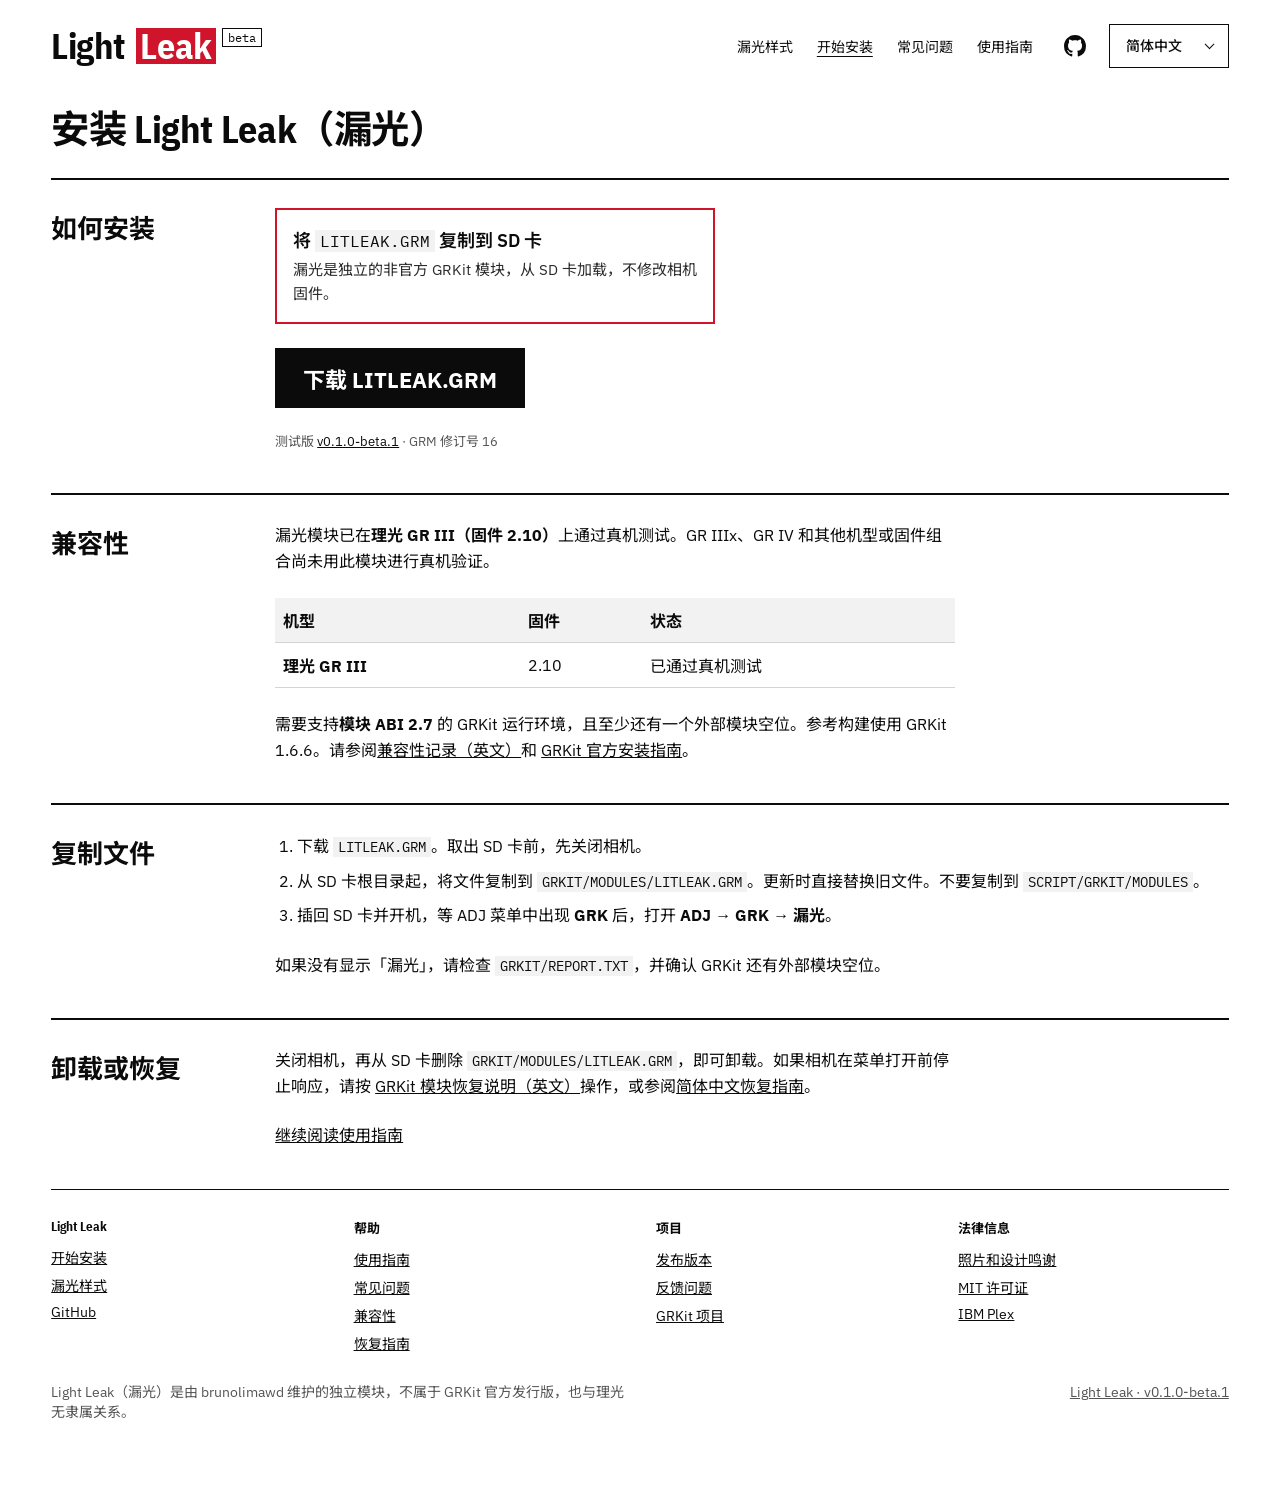
<file: zh-hans/install/index.html>
<!doctype html>
<html lang="zh-Hans">
<head>
  <meta charset="utf-8">
  <!-- Google Tag Manager -->
  <script>(function(w,d,s,l,i){w[l]=w[l]||[];w[l].push({'gtm.start':
  new Date().getTime(),event:'gtm.js'});var f=d.getElementsByTagName(s)[0],
  j=d.createElement(s),dl=l!='dataLayer'?'&l='+l:'';j.async=true;j.src=
  'https://www.googletagmanager.com/gtm.js?id='+i+dl;f.parentNode.insertBefore(j,f);
  })(window,document,'script','dataLayer','GTM-52MK6S86');</script>
  <!-- End Google Tag Manager -->
  <meta name="viewport" content="width=device-width, initial-scale=1">
  <title>在理光 GR III 上安装 Light Leak（漏光）</title>
  <meta name="description" content="下载 LITLEAK.GRM，查看已测试的理光 GR III 固件版本和 GRKit 要求，并了解如何通过 SD 卡安装、更新或卸载漏光模块。">
  <link rel="canonical" href="https://brunolimawd.github.io/grkit-light-leak/zh-hans/install/">
  <link rel="alternate" hreflang="en" href="https://brunolimawd.github.io/grkit-light-leak/install/">
  <link rel="alternate" hreflang="pt-BR" href="https://brunolimawd.github.io/grkit-light-leak/pt-br/install/">
  <link rel="alternate" hreflang="zh-Hans" href="https://brunolimawd.github.io/grkit-light-leak/zh-hans/install/">
  <link rel="alternate" hreflang="x-default" href="https://brunolimawd.github.io/grkit-light-leak/install/">
  <meta property="og:type" content="website">
  <meta property="og:site_name" content="Light Leak for GRKit">
  <meta property="og:title" content="在理光 GR III 上安装 Light Leak（漏光）">
  <meta property="og:description" content="查看已测试的相机和固件、SD 卡上的文件路径，以及漏光模块的安装和卸载步骤。">
  <meta property="og:url" content="https://brunolimawd.github.io/grkit-light-leak/zh-hans/install/">
  <meta property="og:locale" content="zh_CN">
  <meta property="og:locale:alternate" content="en_US">
  <meta property="og:locale:alternate" content="pt_BR">
  <meta property="og:image" content="https://brunolimawd.github.io/grkit-light-leak/assets/share.jpg">
  <meta property="og:image:width" content="1200">
  <meta property="og:image:height" content="630">
  <meta property="og:image:alt" content="带条纹遮阳篷的餐车和站在车外的顾客 — 缝隙光束">
  <meta name="twitter:card" content="summary_large_image">
  <link rel="icon" type="image/svg+xml" href="../../assets/mark.svg">
  <link rel="stylesheet" href="../../assets/site.css">
  <script defer src="../../assets/site.js"></script>
</head>
<body class="page">
  <!-- Google Tag Manager (noscript) -->
  <noscript><iframe src="https://www.googletagmanager.com/ns.html?id=GTM-52MK6S86"
  height="0" width="0" style="display:none;visibility:hidden" title="Google Tag Manager"></iframe></noscript>
  <!-- End Google Tag Manager (noscript) -->
  <a class="skip" href="#main">跳到主要内容</a>
  <header class="masthead">
    <div class="masthead-top">
      <div class="masthead-title">
        <a class="masthead-name" href="../../zh-hans/">Light <span class="kit">Leak</span></a>
        <a class="masthead-version" href="https://github.com/brunolimawd/grkit-light-leak/releases">beta</a>
      </div>
      <div class="languages">
        <nav class="masthead-nav" aria-label="主导航">
          <a href="../../zh-hans/#looks">漏光样式</a>
          <a href="../../zh-hans/install/" aria-current="page">开始安装</a>
          <a href="../../zh-hans/#faq">常见问题</a>
          <a href="../../zh-hans/guide/">使用指南</a>
        </nav>
        <a class="github" href="https://github.com/brunolimawd/grkit-light-leak" aria-label="GitHub">
          <img src="../../assets/github.svg" width="22" height="22" alt="">
        </a>
        <nav class="language-fallback" aria-label="语言">
          <a href="../../install/" lang="en" hreflang="en">English</a>
          <a href="../../pt-br/install/" lang="pt-BR" hreflang="pt-BR">Português</a>
        </nav>
        <span class="language-select" hidden>
          <select class="button" aria-label="语言" data-language>
            <option value="../../install/" lang="en">English</option>
            <option value="../../pt-br/install/" lang="pt-BR">Português</option>
            <option value="../../zh-hans/install/" lang="zh-Hans" selected>简体中文</option>
          </select>
        </span>
      </div>
    </div>
  </header>

  <main id="main" class="install-main" tabindex="-1">
    <h1 class="install-title">安装 Light Leak（漏光）</h1>

    <section class="section" id="download" aria-labelledby="download-title">
      <h2 id="download-title">如何安装</h2>
      <div class="section-body">
        <div class="install-method">
          <h3>将 <code>LITLEAK.GRM</code> 复制到 SD 卡</h3>
          <p>漏光是独立的非官方 GRKit 模块，从 SD 卡加载，不修改相机固件。</p>
        </div>
        <a class="download landing-install landing-safe-install" href="https://github.com/brunolimawd/grkit-light-leak/releases/download/v0.1.0-beta.1/LITLEAK.GRM">下载 LITLEAK.GRM</a>
        <p class="note">测试版 <a href="https://github.com/brunolimawd/grkit-light-leak/releases/tag/v0.1.0-beta.1">v0.1.0-beta.1</a> · GRM 修订号 16</p>
      </div>
    </section>

    <section class="section" id="compatibility" aria-labelledby="compatibility-title">
      <h2 id="compatibility-title">兼容性</h2>
      <div class="section-body">
        <p>漏光模块已在<strong>理光 GR III（固件 2.10）</strong>上通过真机测试。GR IIIx、GR IV 和其他机型或固件组合尚未用此模块进行真机验证。</p>
        <table class="table" aria-label="漏光模块的真机测试情况">
          <thead><tr><th scope="col">机型</th><th scope="col">固件</th><th scope="col">状态</th></tr></thead>
          <tbody><tr><th scope="row">理光 GR III</th><td>2.10</td><td>已通过真机测试</td></tr></tbody>
        </table>
        <p>需要支持<strong>模块 ABI 2.7</strong> 的 GRKit 运行环境，且至少还有一个外部模块空位。参考构建使用 GRKit 1.6.6。请参阅<a href="https://github.com/brunolimawd/grkit-light-leak#compatibility">兼容性记录（英文）</a>和 <a href="https://grkit.app/zh-hans/install/">GRKit 官方安装指南</a>。</p>
      </div>
    </section>

    <section class="section" id="install" aria-labelledby="install-title">
      <h2 id="install-title">复制文件</h2>
      <div class="section-body">
        <ol>
          <li>下载 <code>LITLEAK.GRM</code>。取出 SD 卡前，先关闭相机。</li>
          <li>从 SD 卡根目录起，将文件复制到 <code>GRKIT/MODULES/LITLEAK.GRM</code>。更新时直接替换旧文件。不要复制到 <code>SCRIPT/GRKIT/MODULES</code>。</li>
          <li>插回 SD 卡并开机，等 ADJ 菜单中出现 <strong>GRK</strong> 后，打开 <strong>ADJ → GRK → 漏光</strong>。</li>
        </ol>
        <p>如果没有显示「漏光」，请检查 <code>GRKIT/REPORT.TXT</code>，并确认 GRKit 还有外部模块空位。</p>
      </div>
    </section>

    <section class="section" id="remove" aria-labelledby="remove-title">
      <h2 id="remove-title">卸载或恢复</h2>
      <div class="section-body">
        <p>关闭相机，再从 SD 卡删除 <code>GRKIT/MODULES/LITLEAK.GRM</code>，即可卸载。如果相机在菜单打开前停止响应，请按 <a href="https://github.com/ahonn/grkit/blob/61dd9a697668d809939c2a75d402d76e418ff6fc/docs/modules.md#if-the-camera-stops-at-power-on">GRKit 模块恢复说明（英文）</a>操作，或参阅<a href="https://grkit.app/zh-hans/docs/recovery/">简体中文恢复指南</a>。</p>
        <p><a href="../guide/">继续阅读使用指南</a></p>
      </div>
    </section>
  </main>

  <footer class="footer">
    <div class="footer-links">
      <div class="footer-group">
        <p class="footer-heading">Light Leak</p>
        <ul>
          <li><a href="../../zh-hans/install/">开始安装</a></li>
          <li><a href="../../zh-hans/#looks">漏光样式</a></li>
          <li><a href="https://github.com/brunolimawd/grkit-light-leak">GitHub</a></li>
        </ul>
      </div>
      <div class="footer-group">
        <p class="footer-heading">帮助</p>
        <ul>
          <li><a href="../../zh-hans/guide/">使用指南</a></li>
          <li><a href="../../zh-hans/#faq">常见问题</a></li>
          <li><a href="../../zh-hans/install/#compatibility">兼容性</a></li>
          <li><a href="https://grkit.app/zh-hans/docs/recovery/">恢复指南</a></li>
        </ul>
      </div>
      <div class="footer-group">
        <p class="footer-heading">项目</p>
        <ul>
          <li><a href="https://github.com/brunolimawd/grkit-light-leak/releases">发布版本</a></li>
          <li><a href="https://github.com/brunolimawd/grkit-light-leak/issues">反馈问题</a></li>
          <li><a href="https://grkit.app/zh-hans/">GRKit 项目</a></li>
        </ul>
      </div>
      <div class="footer-group">
        <p class="footer-heading">法律信息</p>
        <ul>
          <li><a href="https://github.com/brunolimawd/grkit-light-leak/tree/gh-pages#sample-photo-and-credits">照片和设计鸣谢</a></li>
          <li><a href="https://github.com/brunolimawd/grkit-light-leak/blob/gh-pages/LICENSE">MIT 许可证</a></li>
          <li><a href="../../assets/IBM-Plex-OFL.txt">IBM Plex</a></li>
        </ul>
      </div>
    </div>
    <div class="footer-meta">
      <p>Light Leak（漏光）是由 brunolimawd 维护的独立模块，不属于 GRKit 官方发行版，也与理光无隶属关系。</p>
      <a href="https://github.com/brunolimawd/grkit-light-leak/releases">Light Leak · v0.1.0-beta.1</a>
    </div>
  </footer>
</body>
</html>
</file>
<file: assets/site.css>
/* Layout and component styles adapted from ahonn/GRKit web/src/styles.css
   (MIT, see LICENSE). Only the components used on this site are included. */
@font-face {
  font-family: 'IBM Plex Sans';
  src: url('ibm-plex-sans-400.woff2') format('woff2');
  font-weight: 400;
  font-display: swap;
}
@font-face {
  font-family: 'IBM Plex Sans';
  src: url('ibm-plex-sans-500.woff2') format('woff2');
  font-weight: 500;
  font-display: swap;
}
@font-face {
  font-family: 'IBM Plex Sans';
  src: url('ibm-plex-sans-600.woff2') format('woff2');
  font-weight: 600;
  font-display: swap;
}
@font-face {
  font-family: 'IBM Plex Sans';
  src: url('ibm-plex-sans-700.woff2') format('woff2');
  font-weight: 700;
  font-display: swap;
}
@font-face {
  font-family: 'IBM Plex Sans Condensed';
  src: url('ibm-plex-sans-condensed-700.woff2') format('woff2');
  font-weight: 700;
  font-display: swap;
}
@font-face {
  font-family: 'IBM Plex Mono';
  src: url('ibm-plex-mono-400.woff2') format('woff2');
  font-weight: 400;
  font-display: swap;
}
@font-face {
  font-family: 'IBM Plex Mono';
  src: url('ibm-plex-mono-500.woff2') format('woff2');
  font-weight: 500;
  font-display: swap;
}
@font-face {
  font-family: 'Noto Sans SC';
  src: url('noto-sans-sc-site.woff2') format('woff2');
  font-weight: 400 700;
  font-display: swap;
}

:root {
  --ink: #0b0b0b;
  --ink-2: #2b2b2b;
  --muted: #545454;
  --line: #d4d4d4;
  --paper: #ffffff;
  --accent: #cf142b;
  --selected: #fcf1f2;
  --warning: #a3111f;
  --code: #f2f2f2;
  --body: 'IBM Plex Sans', sans-serif;
  --display: 'IBM Plex Sans Condensed', sans-serif;
  --mono: 'IBM Plex Mono', monospace;
  --stuck-heading-line: 36px;
  color-scheme: light;
}

:root[lang='zh-Hans'] {
  --han: 'Noto Sans SC', 'PingFang SC', 'Microsoft YaHei', sans-serif;
  --body: 'IBM Plex Sans', var(--han);
  --display: 'IBM Plex Sans Condensed', var(--han);
  --mono: 'IBM Plex Mono', var(--han);
}

* { box-sizing: border-box; }
body { margin: 0; background: var(--paper); color: var(--ink); font-family: var(--body); -webkit-text-size-adjust: 100%; }
a { color: var(--ink); }
a:hover { color: var(--accent); }
button, select { font: inherit; color: inherit; }
:focus-visible { outline: 2px solid var(--accent); outline-offset: 2px; }
[hidden] { display: none !important; }
code { background: var(--code); font: .88em var(--mono); overflow-wrap: anywhere; padding: 1px 5px; }
.skip { position: absolute; top: 8px; left: 16px; z-index: 6; padding: 8px 12px; transform: translateY(-150%); background: var(--paper); }
.skip:focus { transform: none; }

.page {
  max-width: 1280px;
  margin: 0 auto;
  padding: 24px clamp(16px, 4vw, 56px) 64px;
  display: flex;
  flex-direction: column;
}

.button {
  min-height: 44px;
  padding: 0 16px;
  border: 1px solid var(--ink);
  border-radius: 0;
  background: var(--paper);
  color: var(--ink);
  font-size: 14px;
  font-weight: 500;
  cursor: pointer;
}
.button.small { min-height: 40px; padding: 0 12px; font-size: 13px; }
.button[aria-pressed='true'] { background: var(--ink); color: var(--paper); }
.download {
  min-height: 60px;
  padding: 0 28px;
  border: 0;
  border-radius: 0;
  background: var(--ink);
  color: var(--paper);
  font-size: 22px;
  font-weight: 700;
  text-align: left;
  cursor: pointer;
}
@media (hover: hover) {
  .button:not([aria-pressed='true']):hover { background: var(--code); }
}

.masthead { padding-bottom: 40px; }
.masthead-top { display: flex; justify-content: space-between; align-items: center; gap: 16px; }
.masthead-title { display: flex; align-items: flex-start; gap: 6px; }
.masthead-version {
  padding: 1px 5px;
  border: 1px solid var(--ink);
  font: 12px var(--mono);
  color: var(--ink);
  text-decoration: none;
}
.masthead-version:hover { background: var(--ink); color: var(--paper); }
.masthead-name {
  margin: 0;
  color: inherit;
  text-decoration: none;
  font-family: var(--display);
  font-weight: 700;
  font-size: 36px;
  line-height: 1;
  letter-spacing: -0.01em;
  white-space: nowrap;
}
.masthead-name .kit { display: inline-block; margin-left: 0.11em; padding: 0 0.12em; background: var(--accent); color: var(--paper); }
.masthead-name:hover { color: var(--ink); }
.masthead-name:hover .kit { background: var(--warning); }
.masthead-nav { display: flex; gap: 24px; margin-right: 8px; font-size: 14px; }
.masthead-nav a { text-decoration: none; white-space: nowrap; }
.masthead-nav a[aria-current='page'] { text-decoration: underline; text-underline-offset: 4px; }
.languages { display: flex; justify-content: flex-end; align-items: center; min-width: 0; gap: 12px; }
.github { display: inline-flex; align-items: center; justify-content: center; width: 44px; height: 44px; flex: none; }
.language-select { display: block; position: relative; }
.language-select .button { appearance: none; min-width: 112px; padding-right: 36px; }
.language-select::after {
  content: '';
  position: absolute;
  top: 50%;
  right: 16px;
  width: 6px;
  height: 6px;
  border-right: 1.5px solid currentColor;
  border-bottom: 1.5px solid currentColor;
  transform: translateY(-75%) rotate(45deg);
  pointer-events: none;
}
.language-fallback { display: flex; flex-wrap: wrap; justify-content: flex-end; min-width: 0; gap: 0 10px; }
.language-fallback a { display: inline-flex; align-items: center; min-height: 44px; font-size: 14px; }
@media (max-width: 900px) { .masthead-nav { display: none; } }
@media (max-width: 560px) { .masthead-name { font-size: 30px; } }
@media (max-width: 400px) {
  .masthead-version { display: none; }
  .masthead-top, .languages { gap: 4px; }
  .language-select .button { min-width: 0; padding-right: 26px; padding-left: 8px; }
  .language-select::after { right: 10px; }
  .language-fallback a { min-height: 32px; font-size: 12px; }
}
@media (max-width: 355px) {
  .masthead-name { font-size: 26px; }
  .language-select .button { font-size: 12px; }
}

.landing-hero {
  display: grid;
  grid-template-columns: minmax(0, 5fr) minmax(0, 6fr);
  align-items: center;
  gap: 32px 56px;
  padding-bottom: 48px;
}
.landing-copy { display: flex; flex-direction: column; gap: 28px; }
.landing-copy .lead { margin: 0; font: 700 clamp(30px, 4.2vw, 56px)/1.12 var(--display); max-width: 16em; }
.landing-copy .lead-line { display: block; }
.landing-action { display: flex; flex-direction: column; align-items: flex-start; gap: 10px; max-width: 34em; }
.landing-action-links { display: flex; flex-wrap: wrap; align-items: center; gap: 8px 16px; }
.landing-upstream { display: inline-flex; align-items: center; min-height: 44px; font-size: 14px; font-weight: 500; text-underline-offset: 3px; }
.landing-install { display: inline-flex; align-items: center; text-decoration: none; }
.landing-install:hover { color: var(--paper); background: var(--ink-2); }
.landing-safe-install { align-self: flex-start; }
.landing-looks { display: flex; flex-direction: column; gap: 10px; min-width: 0; }
.landing-looks-meta { display: flex; flex-wrap: wrap; justify-content: space-between; align-items: baseline; gap: 4px 16px; }
.landing-look-name { margin: 0; font-family: var(--display); font-weight: 700; font-size: 22px; }
.landing-strip { display: grid; grid-template-columns: repeat(6, minmax(0, 84px)); gap: 4px; }
.landing-film {
  min-width: 0;
  min-height: 102px;
  display: flex;
  flex-direction: column;
  align-items: center;
  gap: 6px;
  padding: 8px 2px;
  border: 1px solid transparent;
  border-radius: 0;
  background: none;
  font-size: 12px;
  line-height: 1.25;
  text-align: center;
  overflow-wrap: anywhere;
  cursor: pointer;
}
.landing-icon { display: grid; place-items: center; width: 48px; max-width: 100%; aspect-ratio: 1; }
.landing-icon img { display: block; width: 40px; max-width: 100%; height: auto; }
.landing-film:hover { border-color: var(--line); }
.landing-film[aria-pressed='true'] { border-color: var(--accent); background: var(--selected); }
.landing-text { margin: 0; max-width: 62ch; line-height: 1.6; color: var(--ink-2); }
.landing-choices { display: flex; flex-wrap: wrap; align-items: center; gap: 4px; }
.landing-ratio { font-family: var(--mono); }
.landing-framing { display: flex; flex-direction: column; gap: 16px; }
.landing-framing-views { display: grid; grid-template-columns: minmax(0, 3fr) minmax(0, 2fr); align-items: start; gap: 24px; }
.landing-framing-views figure, .landing-screens figure, .landing-detail { margin: 0; }
.landing-framing-views figcaption { margin-top: 8px; font-size: 13px; color: var(--muted); }
.landing-framing-views figcaption b { color: var(--ink); font-weight: 600; }
.frame { position: relative; aspect-ratio: 3 / 2; background: #c9c4ba; overflow: hidden; }
.frame img { position: absolute; inset: 0; width: 100%; height: 100%; object-fit: cover; }
.image-comparison { --split: 50%; position: relative; width: 100%; height: 100%; }
.image-comparison .comparison-effect { position: absolute; inset: 0; clip-path: inset(0 0 0 var(--split)); }
.comparison-control {
  position: absolute;
  z-index: 3;
  inset: 0;
  width: 100%;
  height: 100%;
  margin: 0;
  opacity: 0;
  cursor: ew-resize;
}
.comparison-handle {
  position: absolute;
  z-index: 2;
  inset-block: 0;
  left: clamp(16px, var(--split), calc(100% - 16px));
  width: 2px;
  transform: translateX(-50%);
  color: #fff;
  background: currentColor;
  pointer-events: none;
}
.comparison-knob {
  position: absolute;
  top: 50%;
  left: 50%;
  display: grid;
  place-items: center;
  width: 32px;
  height: 32px;
  border: 2px solid currentColor;
  border-radius: 50%;
  background: rgb(11 11 11 / .38);
  backdrop-filter: blur(7px);
  transform: translate(-50%, -50%);
}
.comparison-control:focus-visible + .comparison-handle .comparison-knob {
  outline: 2px solid var(--accent);
  outline-offset: 2px;
}
.tag {
  z-index: 2;
  pointer-events: none;
  position: absolute;
  top: 10px;
  right: 10px;
  background: rgba(11, 11, 11, 0.78);
  color: var(--paper);
  font-size: 12px;
  padding: 4px 8px;
}
.landing-details { display: grid; grid-template-columns: repeat(auto-fit, minmax(min(100%, 340px), 1fr)); gap: 40px 32px; }
.landing-detail figcaption { display: flex; flex-direction: column; gap: 10px; margin-top: 12px; }
.landing-detail h3, .landing-facts h3 { margin: 0; font-family: var(--display); font-weight: 700; font-size: 19px; }
.landing-detail p { margin: 0; font-size: 14px; line-height: 1.6; color: var(--ink-2); }
.landing-detail .note { color: var(--muted); }
.landing-detail .button.small { padding: 0 8px; }
.landing-screens { display: grid; grid-template-columns: repeat(auto-fit, minmax(min(100%, 280px), 1fr)); gap: 24px; }
.landing-screens figcaption { margin-top: 10px; font-size: 14px; }
.camera-diagram {
  display: grid;
  place-content: center;
  gap: 12px;
  aspect-ratio: 3 / 2;
  padding: 20px;
  background: #202020;
  color: #fff;
  font: 500 14px/1.4 var(--mono);
}
.camera-diagram p { margin: 0; }
.camera-diagram-tiles { display: flex; flex-wrap: wrap; gap: 8px; }
.camera-diagram-tiles img { width: 40px; max-width: 100%; height: auto; }
.camera-diagram-tiles img:first-child { outline: 1px solid #fff; }
.landing-facts { margin: 0; padding: 0; list-style: none; display: grid; grid-template-columns: repeat(auto-fit, minmax(min(100%, 220px), 1fr)); gap: 16px 24px; }
.landing-facts li { padding-right: 20px; }
.landing-facts p { margin: 6px 0 0; font-size: 14px; line-height: 1.6; color: var(--ink-2); }
.section { border-top: 2px solid var(--ink); padding: 28px 0 40px; display: flex; flex-wrap: wrap; gap: 24px; }
.section > h2 {
  position: sticky;
  top: 16px;
  z-index: 5;
  align-self: flex-start;
  scroll-margin-top: 46px;
  margin: 0;
  flex: 0 0 200px;
  font-family: var(--display);
  font-weight: 700;
  font-size: 26px;
}
.section-body { flex: 999 1 640px; min-width: 0; display: flex; flex-direction: column; gap: 24px; }
.note { margin: 0; max-width: 72ch; font-size: 13px; line-height: 1.6; color: var(--muted); }
.section[id], .doc section[id], .faq [id] { scroll-margin-top: 16px; }
.section-body.faq { max-width: 760px; border-top: none; }
.faq details { border-bottom: 1px solid var(--line); }
.faq summary { display: flex; justify-content: space-between; gap: 16px; padding: 14px 0; font-size: 16px; font-weight: 600; line-height: 1.5; cursor: pointer; list-style: none; }
.faq summary::-webkit-details-marker { display: none; }
.faq summary::after { content: '+'; flex: none; font-family: var(--mono); font-weight: 400; color: var(--muted); }
.faq details[open] summary::after { content: '−'; }
.faq p { margin: 0 0 16px; font-size: 15px; line-height: 1.7; color: var(--ink-2); }
@media (max-width: 900px) {
  .section > h2 {
    top: 0;
    flex-basis: 100%;
    padding: 12px 0;
    margin: -12px 0;
    line-height: var(--stuck-heading-line);
    background: var(--paper);
  }
}
@media (max-width: 860px) { .landing-hero, .landing-framing-views { grid-template-columns: minmax(0, 1fr); } }

.footer { border-top: 1px solid var(--ink); padding-top: 28px; display: flex; flex-direction: column; gap: 28px; font-size: 14px; color: var(--muted); }
.footer-links { display: grid; grid-template-columns: repeat(auto-fit, minmax(min(100%, 150px), 1fr)); gap: 28px 32px; }
.footer-heading { margin: 0 0 12px; font: 700 13px var(--display); color: var(--ink); }
.footer-group ul { display: flex; flex-direction: column; gap: 8px; margin: 0; padding: 0; list-style: none; }
.footer-meta { display: flex; flex-wrap: wrap; justify-content: space-between; align-items: baseline; gap: 12px 24px; }
.footer-meta p { margin: 0; max-width: 72ch; }
.footer-meta a { color: var(--muted); }

.install-title { margin: 0; padding: 0 0 28px; font: 700 clamp(30px, 3vw, 40px)/1.1 var(--display); letter-spacing: -0.01em; }
.install-main .section-body > p { margin: 0; max-width: 68ch; line-height: 1.6; }
.install-method { max-width: 440px; padding: 16px; border: 2px solid var(--accent); }
.install-method h3 { margin: 0 0 6px; font: 600 18px var(--body); }
.install-method p { margin: 0; font-size: 15px; line-height: 1.6; color: var(--ink-2); }
.install-main .section-body > ol { margin: 0; padding-left: 22px; line-height: 1.65; }
.install-main .section-body li + li { margin-top: 8px; }
.install-main .table { max-width: 680px; }
.table { width: 100%; border-collapse: collapse; table-layout: auto; text-align: start; overflow-wrap: anywhere; }
.table th, .table td { padding: 10px 8px; text-align: start; border-bottom: 1px solid var(--line); }
.table thead { background: var(--code); }
.docs-layout { display: grid; grid-template-columns: 216px minmax(0, 1fr); align-items: start; gap: 64px; margin-bottom: 64px; }
.docs-side { position: sticky; top: 20px; margin-left: -10px; padding-left: 10px; font-size: 14px; }
.docs-side h2 { margin: 0 0 4px; font: 700 15px/1.3 var(--display); }
.docs-side ul { margin: 0 0 20px; padding: 0; list-style: none; }
.docs-side a { display: flex; align-items: center; min-height: 32px; margin-left: -10px; padding: 3px 10px; color: var(--ink-2); line-height: 1.25; text-decoration: none; }
.docs-side a:hover { background: var(--code); color: var(--ink); }
.doc { min-width: 0; max-width: 760px; }
.doc h1 { margin: 0; font: 700 48px/1.05 var(--display); letter-spacing: -0.005em; }
.doc h2 { margin: 44px 0 12px; font: 700 28px/1.15 var(--display); }
.doc h3 { margin: 0; font: 700 19px/1.3 var(--display); }
.docs-lead { max-width: 54ch; margin: 12px 0 24px; font-size: 18px; line-height: 1.55; color: var(--ink-2); }
.doc section > p, .doc ol, .settings { max-width: 68ch; margin: 0 0 14px; font-size: 17px; line-height: 1.65; }
.doc ol { padding-left: 22px; }
.doc ol li + li { margin-top: 8px; }
.doc .faq > div, .settings > div { padding: 14px 0; border-top: 1px solid var(--line); }
.doc .faq h3 a { text-decoration: none; }
.doc .faq h3 a:hover { text-decoration: underline; }
.doc .faq p { margin: 6px 0 0; }
.settings dd { margin: 3px 0 0; }
.settings dt { font-weight: 600; }
.not-found { max-width: 640px; margin: 0 auto; padding: 64px 24px; }
.not-found h1 { margin: 0 0 16px; font: 700 48px var(--display); }
@media (max-width: 760px) {
  .docs-layout { grid-template-columns: minmax(0, 1fr); gap: 24px; }
  .docs-side { position: static; }
  .docs-side ul { display: flex; flex-wrap: wrap; gap: 0 16px; margin-bottom: 0; }
  .doc h1 { font-size: 38px; }
}
</file>
